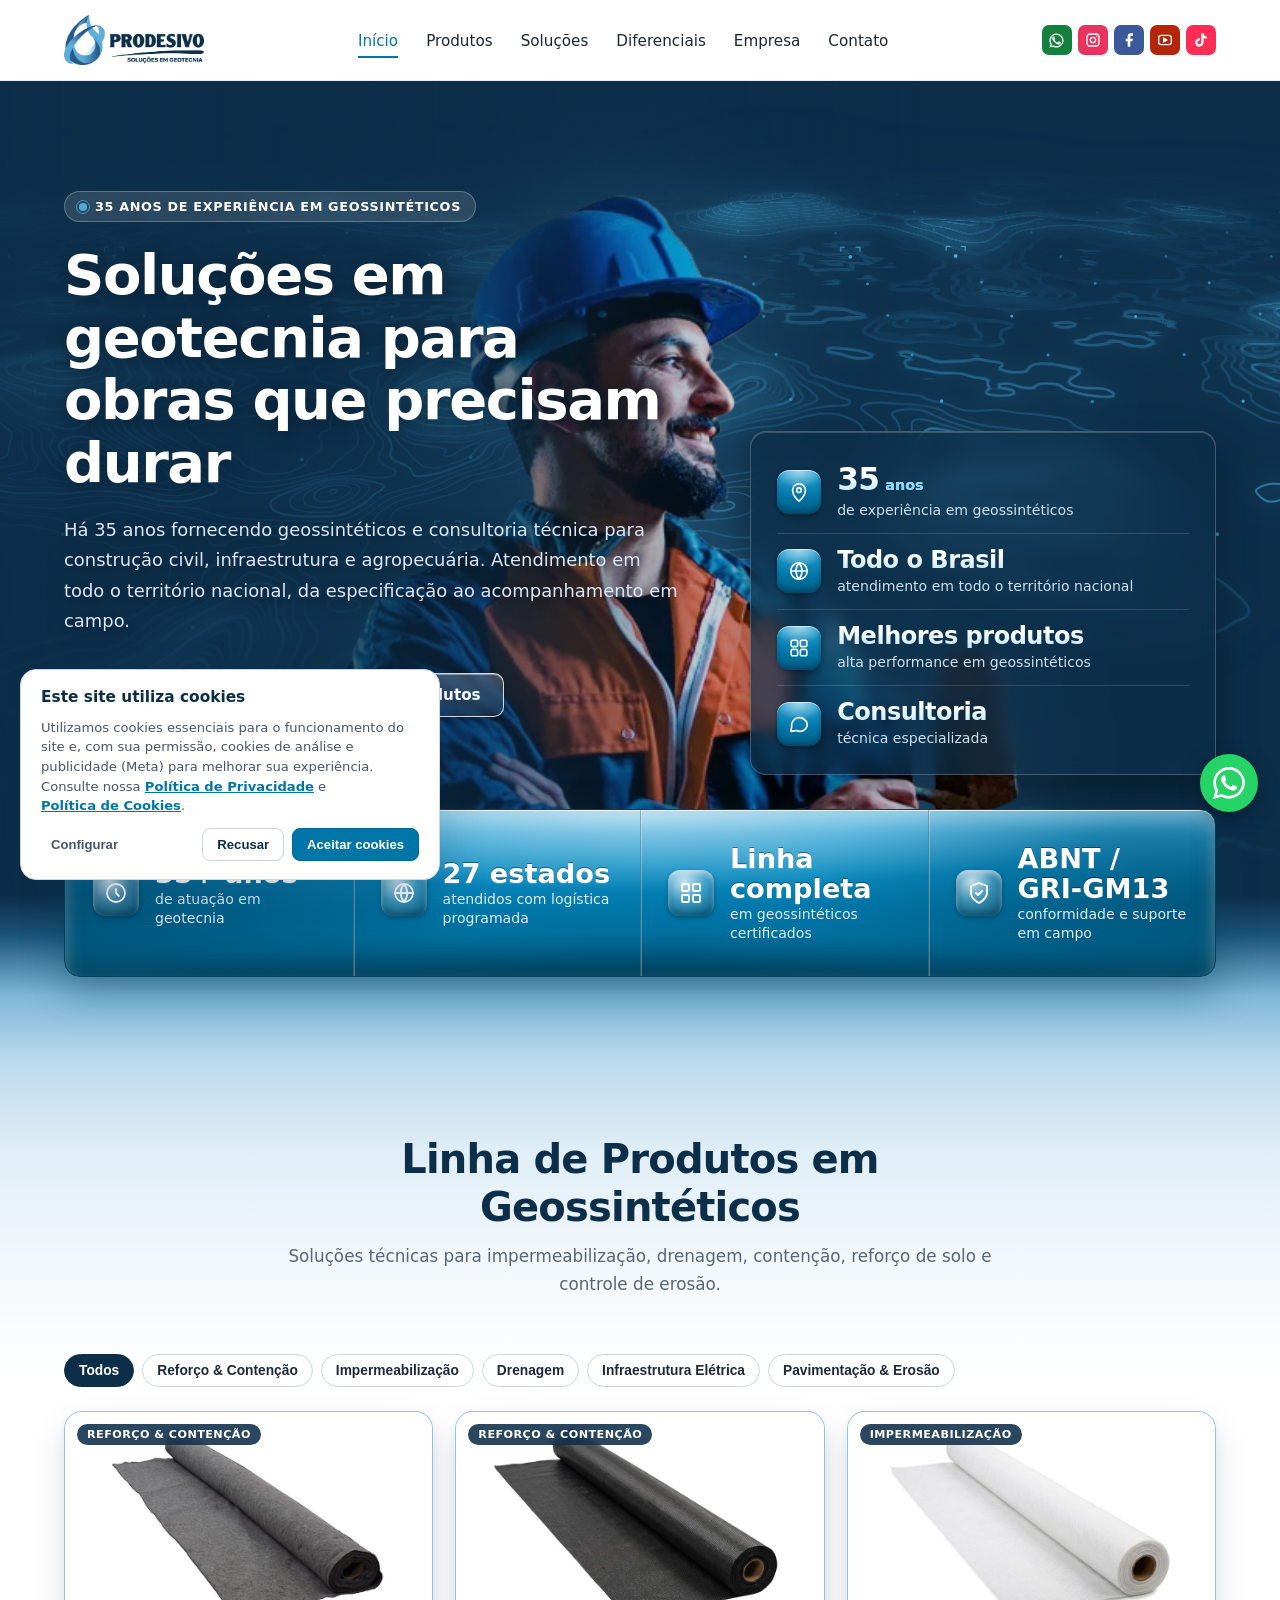
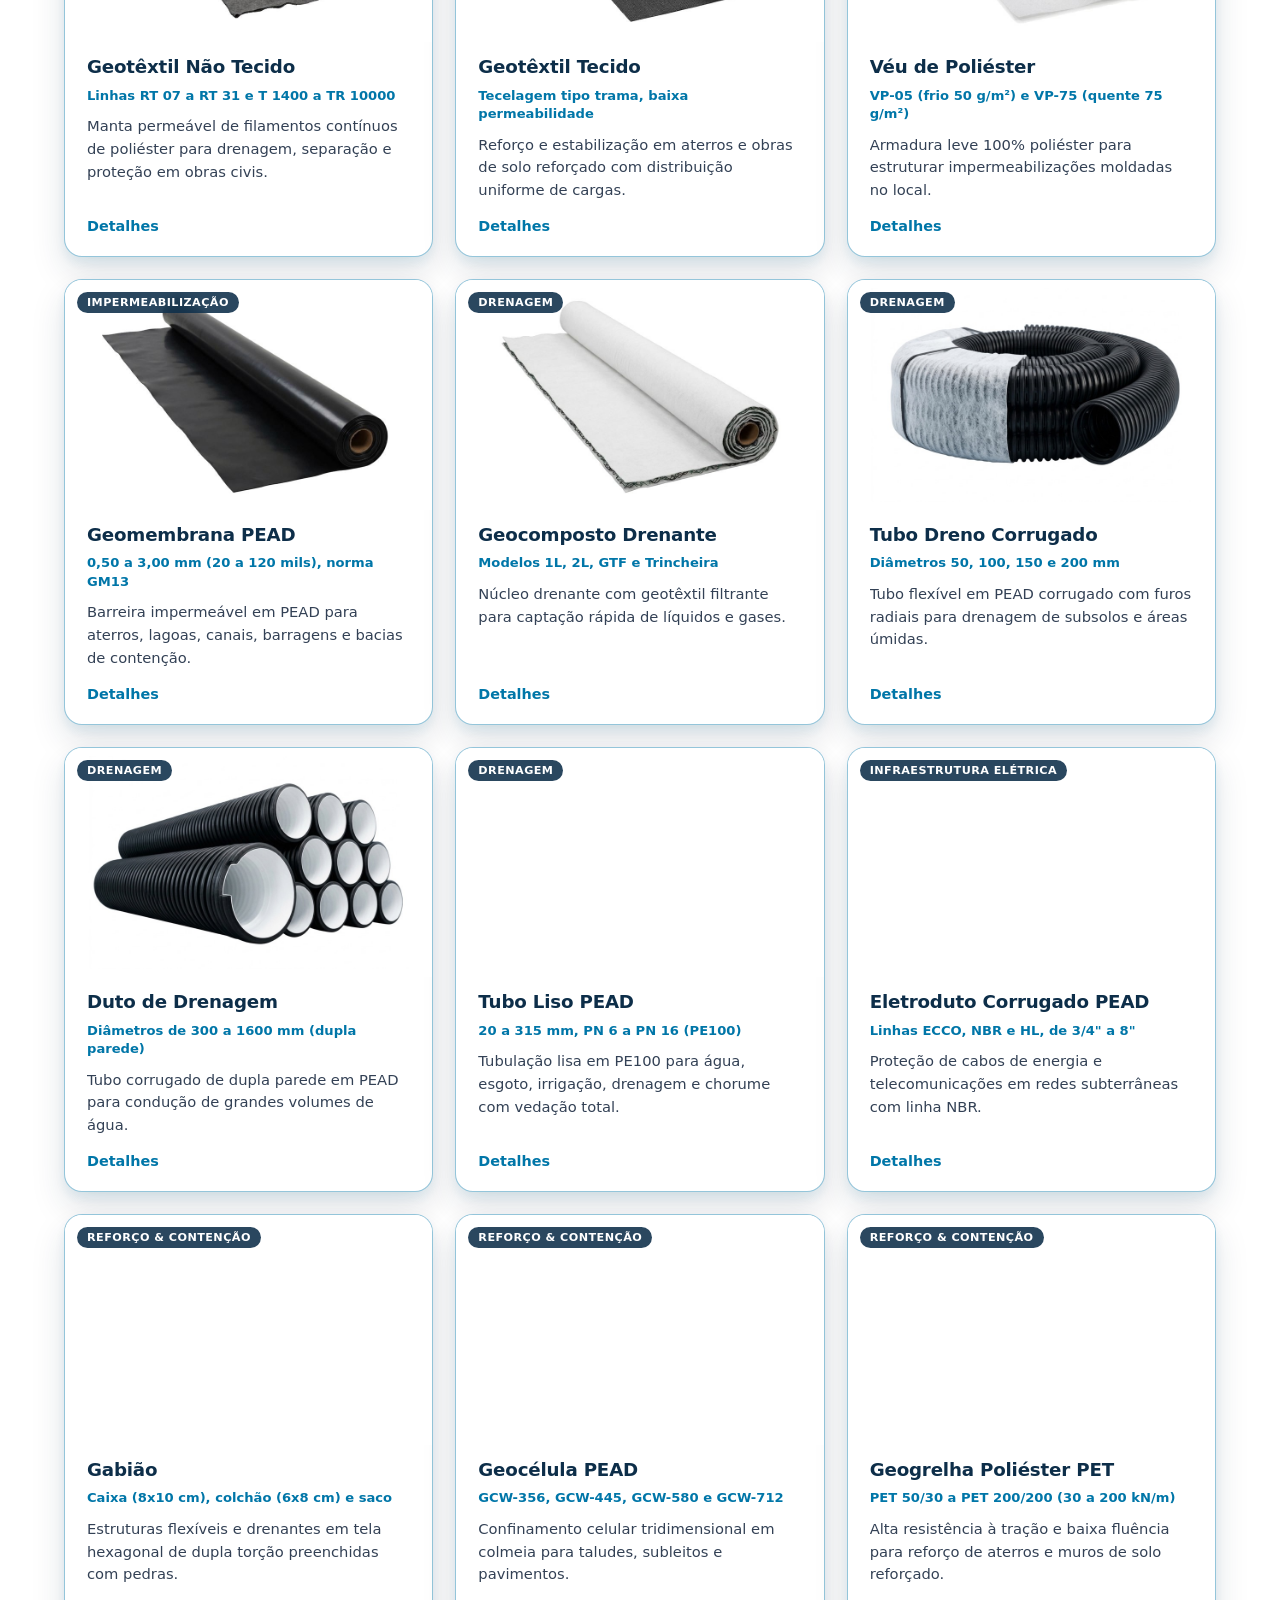
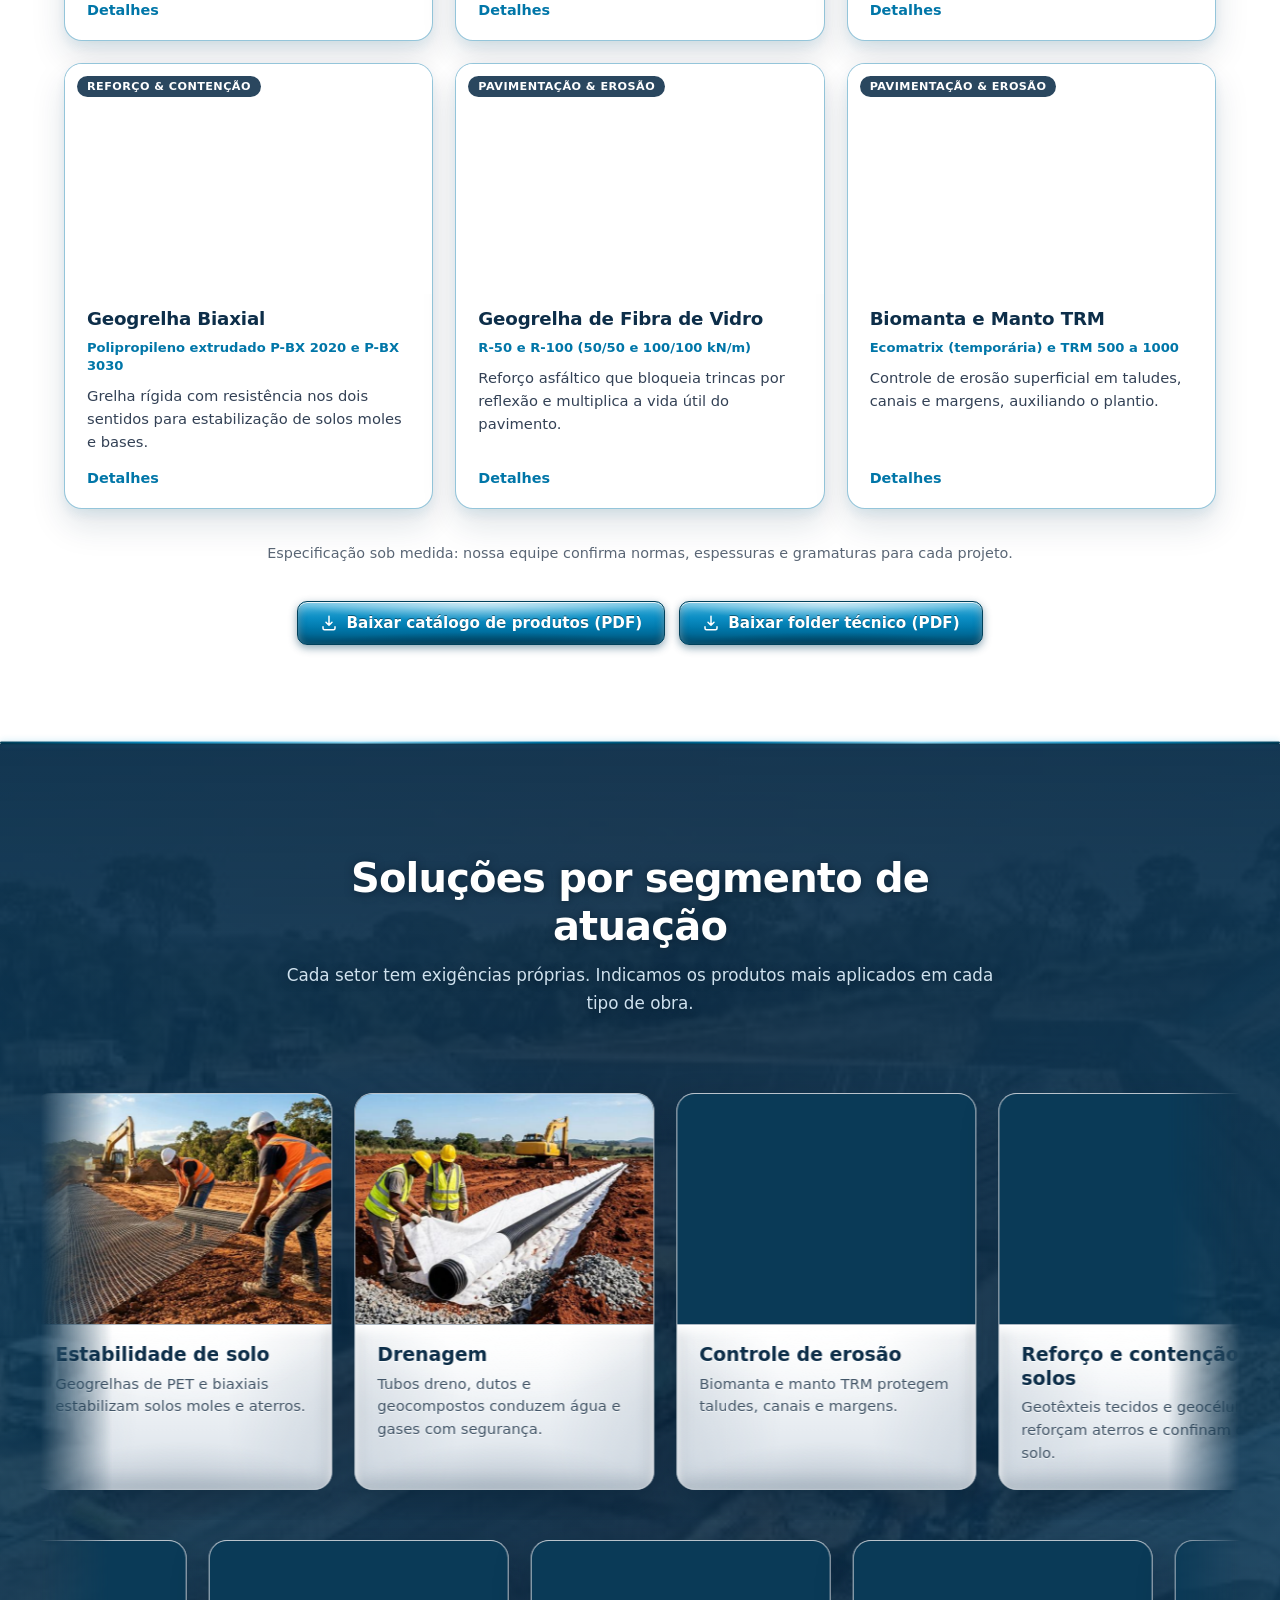
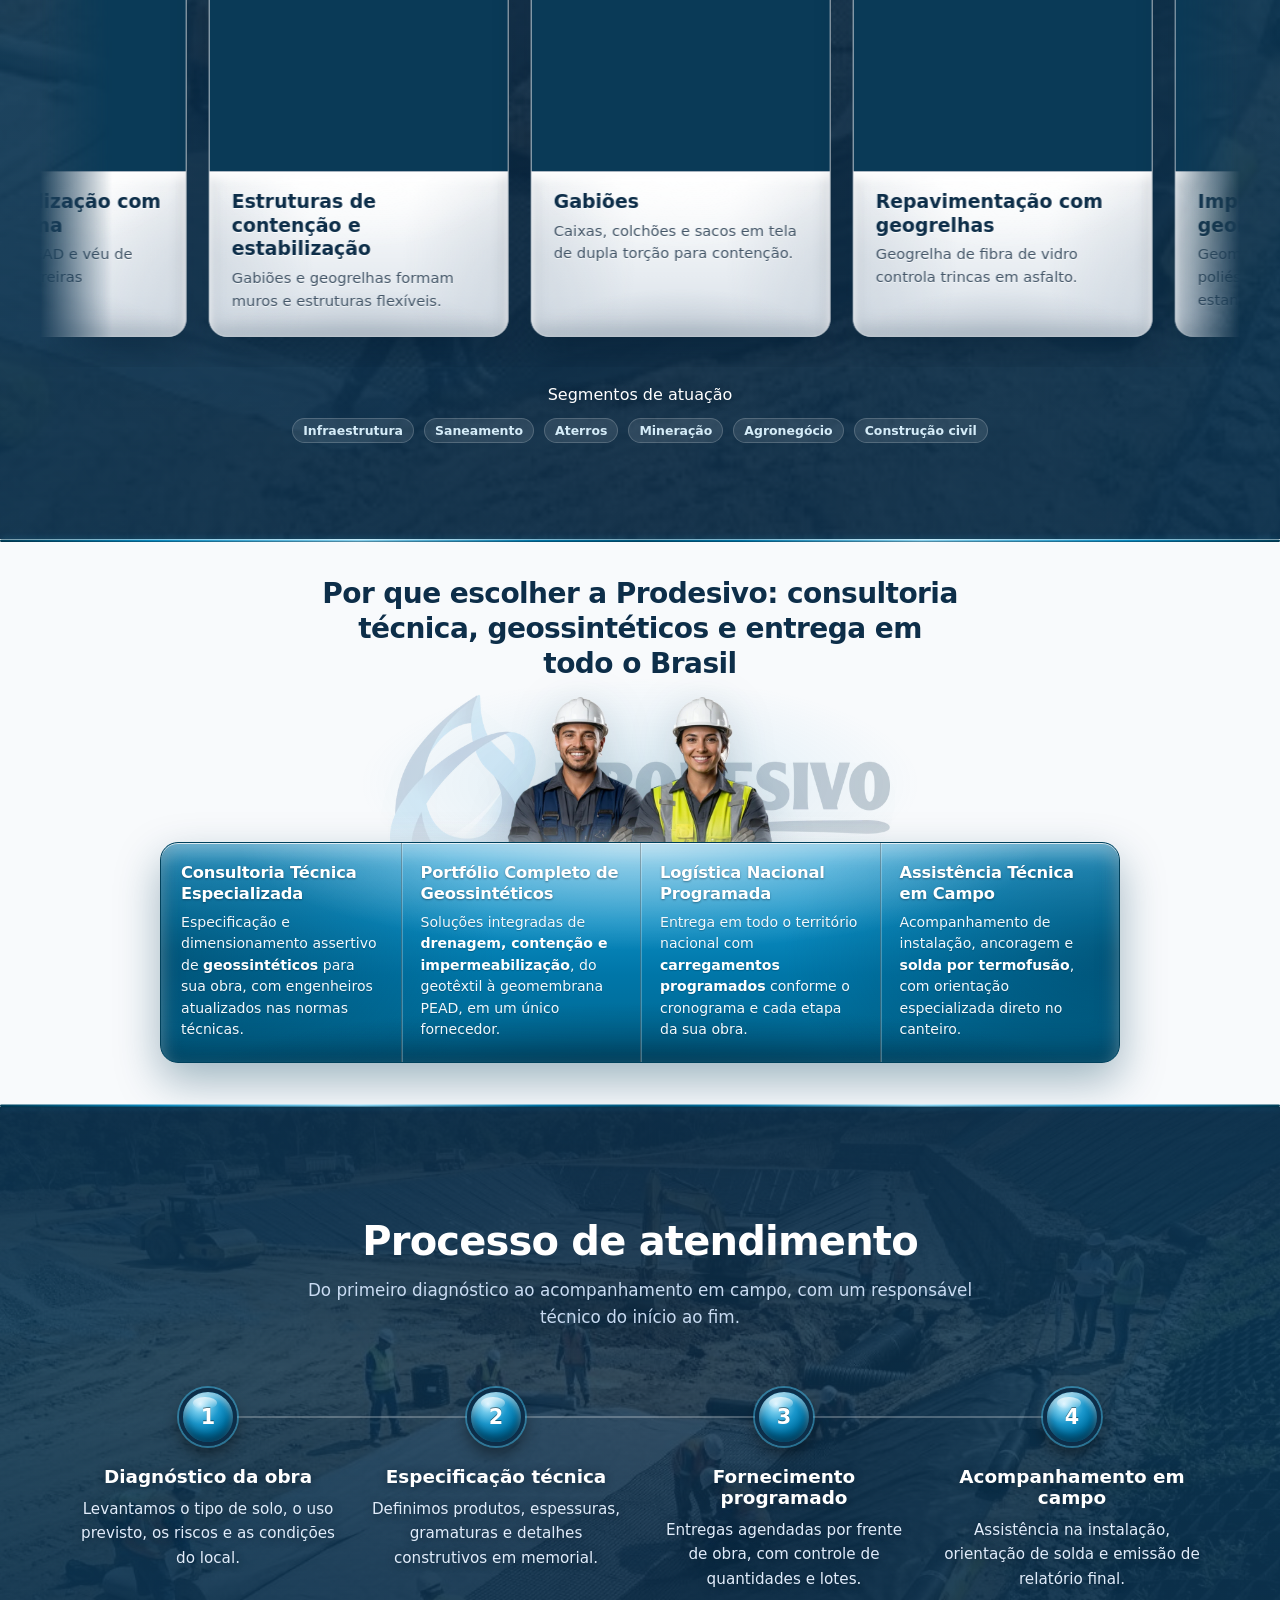
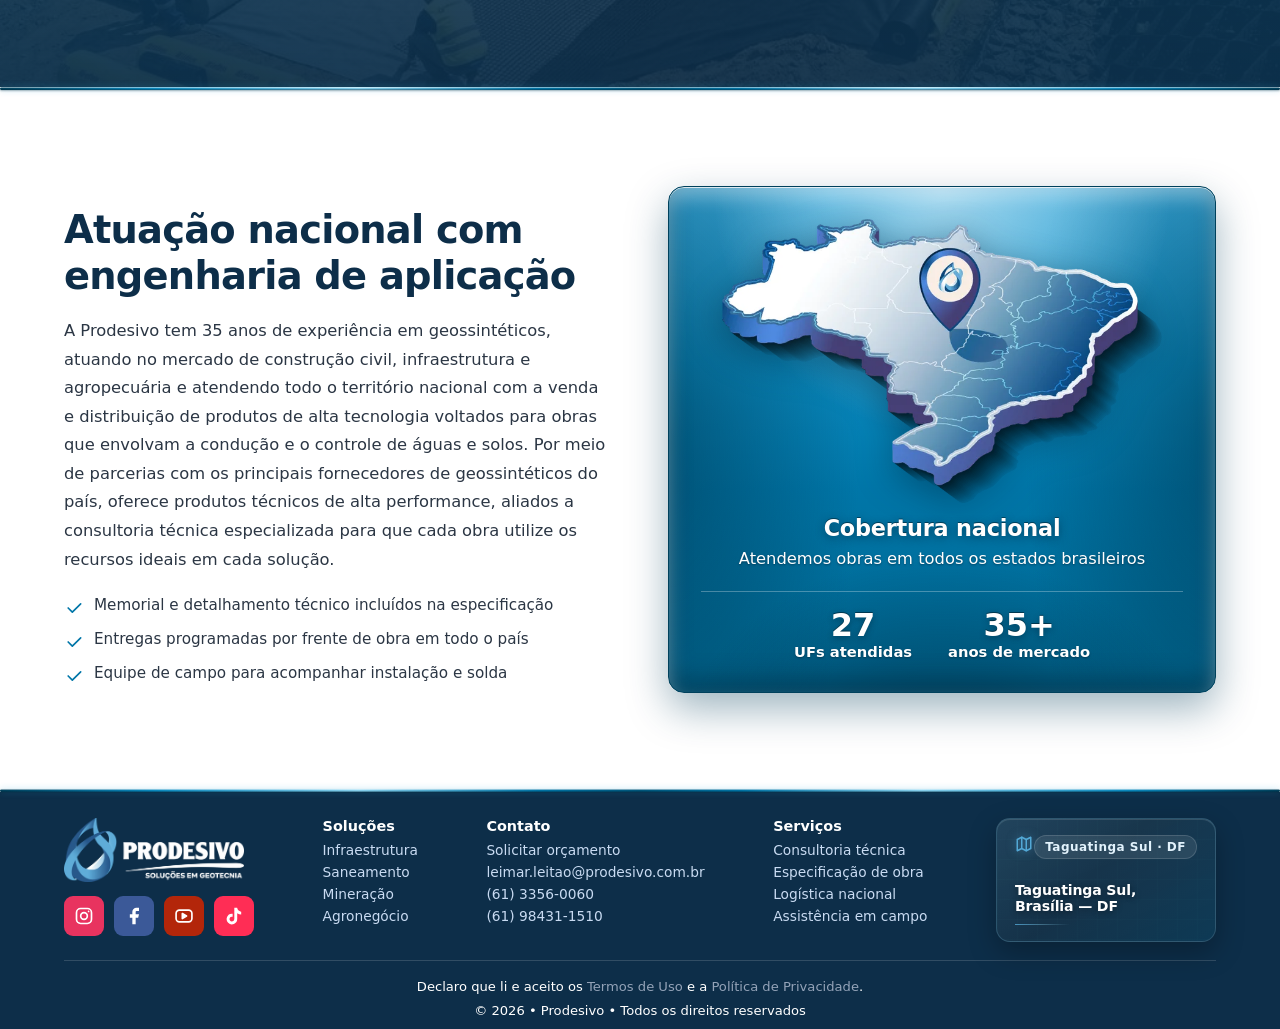
<file: index.html>
<!DOCTYPE html>
<html lang="pt-BR" data-theme="light">

<head>
  <meta charset="UTF-8">
  <meta name="viewport" content="width=device-width, initial-scale=1.0">
  <title>Prodesivo | Melhores Produtos em Geossintéticos — Atendimento em Todo o Brasil</title>
  <meta name="description"
    content="Prodesivo: os melhores produtos em geossintéticos para obras de alta exigência. Geomembranas, geotêxteis, geogrelhas, gabiões e drenagem com engenharia consultiva e atendimento em todo o Brasil. Solicite seu orçamento corporativo.">
  <meta name="keywords"
    content="geossintéticos, melhores produtos em geossintéticos, geomembrana PEAD, geotêxtil, geogrelha, gabiões, drenagem geotécnica, engenharia geotécnica, atendimento em todo o Brasil, Prodesivo">
  <meta property="og:type" content="website">
  <meta property="og:locale" content="pt_BR">
  <meta property="og:site_name" content="Prodesivo">
  <meta property="og:title" content="Prodesivo | Melhores Produtos em Geossintéticos — Todo o Brasil">
  <meta property="og:description"
    content="Os melhores produtos em geossintéticos com consultoria técnica especializada e logística programada. Atendemos todo o Brasil com 35 anos de solidez em engenharia geotécnica.">
  <meta name="twitter:card" content="summary_large_image">
  <meta name="twitter:title" content="Prodesivo | Melhores Produtos em Geossintéticos — Todo o Brasil">
  <meta name="twitter:description"
    content="Os melhores produtos em geossintéticos para infraestrutura, saneamento, mineração e agronegócio. Consultoria técnica e atendimento em todo o Brasil.">
  <meta name="robots" content="index, follow, max-image-preview:large, max-snippet:-1">
  <meta name="author" content="Prodesivo Indústria e Comércio Ltda">
  <meta name="geo.region" content="BR-DF">
  <meta name="geo.placename" content="Brasília">
  <link rel="canonical" href="https://prodesivo.com.br/">
  <meta property="og:url" content="https://prodesivo.com.br/">
  <meta property="og:image" content="https://prodesivo.com.br/assets/img/logo-prodesivo-header.webp">
  <meta name="twitter:image" content="https://prodesivo.com.br/assets/img/logo-prodesivo-header.webp">
  <meta name="theme-color" content="#0D2E49">
  <script
    type="application/ld+json">{"@context": "https://schema.org", "@type": "LocalBusiness", "name": "Prodesivo", "legalName": "Prodesivo Indústria e Comércio Ltda", "description": "Parceira estratégica no fornecimento dos melhores produtos em geossintéticos, impermeabilização, drenagem e engenharia geotécnica, com consultoria técnica especializada e atendimento em todo o Brasil.", "telephone": "+556133560060", "email": "leimar.leitao@prodesivo.com.br", "address": {"@type": "PostalAddress", "streetAddress": "CSG 08, Lote 09", "addressLocality": "Taguatinga Sul, Brasília", "addressRegion": "DF", "postalCode": "72035-508", "addressCountry": "BR"}, "openingHours": "Mo-Fr 08:00-18:00", "areaServed": {"@type": "Country", "name": "Brasil"}, "sameAs": ["https://www.instagram.com/prodesivodistribuidora/", "https://www.facebook.com/prodesivo", "https://www.youtube.com/watch?v=ndDN4buDU3E", "https://www.tiktok.com/@impermeabilizantrhodopas"], "contactPoint": [{"@type": "ContactPoint", "contactType": "customer service", "telephone": "+556133560060", "areaServed": "BR", "availableLanguage": "pt-BR"}, {"@type": "ContactPoint", "contactType": "sales", "telephone": "+5561984311510", "areaServed": "BR", "availableLanguage": "pt-BR"}], "knowsAbout": ["Melhores produtos em geossintéticos", "Geomembrana PEAD", "Geotêxtil", "Geogrelha", "Gabiões", "Geocélula", "Drenagem geotécnica", "Controle de erosão", "Consultoria técnica em geotecnia", "Atendimento em todo o Brasil"]}</script>
  <script
    type="application/ld+json">{"@context": "https://schema.org", "@type": "ItemList", "name": "Melhores produtos em geossintéticos | Prodesivo", "itemListElement": [{"@type": "ListItem", "position": 1, "item": {"@type": "Product", "name": "Geotêxtil Não Tecido", "image": "assets/img/produtos/geotextil-nao-tecido.jpg", "description": "Material permeável de filamentos contínuos de poliéster para drenagem, separação e proteção em obras civis.", "category": "Geossintéticos", "brand": {"@type": "Brand", "name": "Prodesivo"}}}, {"@type": "ListItem", "position": 2, "item": {"@type": "Product", "name": "Geotêxtil Tecido", "image": "assets/img/produtos/geotextil-tecido.jpg", "description": "Reforço e estabilização em aterros e obras de solo reforçado.", "category": "Geossintéticos", "brand": {"@type": "Brand", "name": "Prodesivo"}}}, {"@type": "ListItem", "position": 3, "item": {"@type": "Product", "name": "Véu de Poliéster", "image": "assets/img/produtos/veu-poliester.jpg", "description": "Armadura de impermeabilizações moldadas in loco, a frio (50 g/m²) ou a quente (75 g/m²).", "category": "Geossintéticos", "brand": {"@type": "Brand", "name": "Prodesivo"}}}, {"@type": "ListItem", "position": 4, "item": {"@type": "Product", "name": "Geomembrana PEAD", "image": "assets/img/produtos/geomembrana-pead.jpg", "description": "Impermeabilização de aterros sanitários, lagoas, canais, barragens de rejeito e bacias.", "category": "Geossintéticos", "brand": {"@type": "Brand", "name": "Prodesivo"}}}, {"@type": "ListItem", "position": 5, "item": {"@type": "Product", "name": "Geocomposto Drenante", "image": "assets/img/produtos/geocomposto-drenante.jpg", "description": "Núcleo drenante com geotêxtil filtrante para captação de líquidos e gases.", "category": "Geossintéticos", "brand": {"@type": "Brand", "name": "Prodesivo"}}}, {"@type": "ListItem", "position": 6, "item": {"@type": "Product", "name": "Tubo Dreno Corrugado", "image": "assets/img/produtos/tubo-dreno-corrugado.jpg", "description": "PEAD corrugado com furos radiais para drenagem de subsolo, pátios e estacionamentos.", "category": "Geossintéticos", "brand": {"@type": "Brand", "name": "Prodesivo"}}}, {"@type": "ListItem", "position": 7, "item": {"@type": "Product", "name": "Duto de Drenagem", "image": "assets/img/produtos/duto-drenagem.jpg", "description": "Tubo corrugado de dupla parede para condução de grandes volumes.", "category": "Geossintéticos", "brand": {"@type": "Brand", "name": "Prodesivo"}}}, {"@type": "ListItem", "position": 8, "item": {"@type": "Product", "name": "Tubo Liso PEAD", "image": "assets/img/produtos/tubo-liso-pead.jpg", "description": "PE100 para drenagem, esgoto, abastecimento de água, irrigação e transporte de chorume.", "category": "Geossintéticos", "brand": {"@type": "Brand", "name": "Prodesivo"}}}, {"@type": "ListItem", "position": 9, "item": {"@type": "Product", "name": "Eletroduto Corrugado PEAD", "image": "assets/img/produtos/eletroduto-corrugado.jpg", "description": "Proteção de cabos de energia e telecomunicações em instalações subterrâneas.", "category": "Geossintéticos", "brand": {"@type": "Brand", "name": "Prodesivo"}}}, {"@type": "ListItem", "position": 10, "item": {"@type": "Product", "name": "Gabião", "image": "assets/img/produtos/gabiao.jpg", "description": "Tela hexagonal de dupla torção com revestimento Zn95+Al5-MM para contenção de encostas.", "category": "Geossintéticos", "brand": {"@type": "Brand", "name": "Prodesivo"}}}, {"@type": "ListItem", "position": 11, "item": {"@type": "Product", "name": "Geocélula PEAD", "image": "assets/img/produtos/geocelula-pead.jpg", "description": "Confinamento celular de 1,5 mm para estabilização de subleito e reforço de pavimento.", "category": "Geossintéticos", "brand": {"@type": "Brand", "name": "Prodesivo"}}}, {"@type": "ListItem", "position": 12, "item": {"@type": "Product", "name": "Geogrelha Poliéster PET", "image": "assets/img/produtos/geogrelha-poliester-pet.jpg", "description": "Alta resistência à tração e baixa fluência para reforço de aterros sobre solos moles.", "category": "Geossintéticos", "brand": {"@type": "Brand", "name": "Prodesivo"}}}, {"@type": "ListItem", "position": 13, "item": {"@type": "Product", "name": "Geogrelha Biaxial", "image": "assets/img/produtos/geogrelha-biaxial.jpg", "description": "Polipropileno extrudado com alta rigidez radial para estabilização de solos moles.", "category": "Geossintéticos", "brand": {"@type": "Brand", "name": "Prodesivo"}}}, {"@type": "ListItem", "position": 14, "item": {"@type": "Product", "name": "Geogrelha de Fibra de Vidro", "image": "assets/img/produtos/geogrelha-fibra-de-vidro.jpg", "description": "Controle de trincas por reflexão em repavimentação asfáltica.", "category": "Geossintéticos", "brand": {"@type": "Brand", "name": "Prodesivo"}}}, {"@type": "ListItem", "position": 15, "item": {"@type": "Product", "name": "Biomanta e Manto TRM", "image": "assets/img/produtos/biomanta-trm.jpg", "description": "Controle de erosão em taludes, canais e margens, temporário e permanente.", "category": "Geossintéticos", "brand": {"@type": "Brand", "name": "Prodesivo"}}}]}</script>
  <script
    type="application/ld+json">{"@context":"https://schema.org","@type":"ItemList","name":"Diferenciais Prodesivo","itemListElement":[{"@type":"ListItem","position":1,"item":{"@type":"Service","name":"Consultoria Técnica Especializada em Geossintéticos","serviceType":"Consultoria técnica","description":"Especificação e dimensionamento de geossintéticos para obras de grande porte, com engenheiros atualizados nas normas técnicas.","areaServed":"BR","provider":{"@type":"LocalBusiness","name":"Prodesivo"}}},{"@type":"ListItem","position":2,"item":{"@type":"Service","name":"Melhores Produtos em Geossintéticos","serviceType":"Fornecimento corporativo de geossintéticos","description":"Os melhores produtos em geossintéticos para drenagem, contenção, reforço de solo e impermeabilização em um único parceiro estratégico.","areaServed":"BR","provider":{"@type":"LocalBusiness","name":"Prodesivo"}}},{"@type":"ListItem","position":3,"item":{"@type":"Service","name":"Atendemos Todo o Brasil com Logística Programada","serviceType":"Logística nacional","description":"Atendemos todo o Brasil com entregas programadas conforme o cronograma de cada frente de obra.","areaServed":"BR","provider":{"@type":"LocalBusiness","name":"Prodesivo"}}},{"@type":"ListItem","position":4,"item":{"@type":"Service","name":"Assistência Técnica em Campo","serviceType":"Assistência técnica","description":"Acompanhamento de instalação, ancoragem e solda por termofusão, garantindo máxima segurança e desempenho no canteiro.","areaServed":"BR","provider":{"@type":"LocalBusiness","name":"Prodesivo"}}}]}</script>
  <link rel="icon" type="image/png" href="assets/img/favicon.png">
  <link rel="stylesheet" href="css/style.css">
</head>

<body>
  <a class="skip-link" href="#main">Pular para o conteúdo</a>

  <a class="sr-only" href="#produtos">Pular para os produtos</a>


  <header class="site-header" id="header">
    <div class="wrap header-inner">
      <a href="#inicio" class="logo" aria-label="Prodesivo, início">
        <img class="logo-svg" fetchpriority="high" src="assets/img/logo-prodesivo-header.webp"
          alt="Prodesivo — Soluções em Geotecnia" width="800" height="286">
      </a>
      <nav class="main-nav" id="mainNav" aria-label="Navegação principal">
        <ul>
          <li><a href="#inicio">Início</a></li>
          <li><a href="#produtos">Produtos</a></li>
          <li><a href="#solucoes">Soluções</a></li>
          <li><a href="#diferenciais">Diferenciais</a></li>
          <li><a href="#empresa">Empresa</a></li>
          <li><a href="#contato">Contato</a></li>
        </ul>
      </nav>
      <div class="header-cta">
        <div class="header-social" aria-label="Redes sociais e WhatsApp">
          <a class="wa" href="https://wa.me/5561984311510?text=Ol%C3%A1%2C%20Prodesivo!%20Gostaria%20de%20solicitar%20um%20or%C3%A7amento."
            target="_blank" rel="noopener noreferrer" aria-label="WhatsApp"><svg viewBox="0 0 24 24" fill="currentColor">
              <path
                d="M17.47 14.38c-.3-.15-1.76-.87-2.03-.97-.27-.1-.47-.15-.67.15-.2.3-.77.97-.94 1.16-.17.2-.35.22-.64.07-.3-.15-1.26-.46-2.39-1.48-.88-.79-1.48-1.76-1.65-2.06-.17-.3-.02-.46.13-.6.13-.14.3-.35.45-.52.15-.17.2-.3.3-.5.1-.2.05-.37-.02-.52-.08-.15-.67-1.61-.92-2.2-.24-.58-.49-.5-.67-.51h-.57c-.2 0-.52.07-.8.37-.27.3-1.04 1.02-1.04 2.48s1.07 2.88 1.21 3.07c.15.2 2.1 3.2 5.08 4.49.71.3 1.26.49 1.69.62.71.23 1.36.2 1.87.12.57-.08 1.76-.72 2-1.41.25-.7.25-1.29.17-1.41-.07-.12-.27-.2-.57-.35z" />
              <path
                d="M12 2a10 10 0 0 0-8.56 15.17L2 22l4.98-1.31A10 10 0 1 0 12 2zm0 18.2a8.2 8.2 0 0 1-4.18-1.14l-.3-.18-2.96.78.79-2.88-.2-.3A8.2 8.2 0 1 1 12 20.2z"
                fill-rule="evenodd" />
            </svg></a>
          <a class="ig" href="https://www.instagram.com/prodesivodistribuidora/" target="_blank"
            rel="noopener noreferrer" aria-label="Instagram"><svg viewBox="0 0 24 24" fill="none" stroke="currentColor"
              stroke-width="2" stroke-linecap="round" stroke-linejoin="round">
              <rect x="3" y="3" width="18" height="18" rx="5" />
              <circle cx="12" cy="12" r="4" />
              <circle cx="17.5" cy="6.5" r="1" fill="currentColor" stroke="none" />
            </svg></a>
          <a class="fb" href="https://www.facebook.com/prodesivo" target="_blank" rel="noopener noreferrer"
            aria-label="Facebook"><svg viewBox="0 0 24 24" fill="currentColor">
              <path d="M18 2h-3a5 5 0 0 0-5 5v3H7v4h3v8h4v-8h3l1-4h-4V7a1 1 0 0 1 1-1h3z" />
            </svg></a>
          <a class="yt" href="https://www.youtube.com/watch?v=ndDN4buDU3E" target="_blank" rel="noopener noreferrer"
            aria-label="YouTube"><svg viewBox="0 0 24 24" fill="none" stroke="currentColor" stroke-width="2"
              stroke-linejoin="round">
              <rect x="2.5" y="5" width="19" height="14" rx="4" />
              <path d="M10 9l5 3-5 3z" fill="currentColor" />
            </svg></a>
          <a class="tt" href="https://www.tiktok.com/@impermeabilizantrhodopas" target="_blank"
            rel="noopener noreferrer" aria-label="TikTok"><svg viewBox="0 0 24 24" fill="currentColor">
              <path
                d="M19.59 6.69a4.83 4.83 0 0 1-3.77-4.25V2h-3.45v13.67a2.89 2.89 0 0 1-5.2 1.74 2.89 2.89 0 0 1 2.31-4.64 2.93 2.93 0 0 1 .88.13V9.4a6.84 6.84 0 0 0-1-.05A6.33 6.33 0 0 0 5 20.1a6.34 6.34 0 0 0 10.86-4.43v-7a8.16 8.16 0 0 0 4.77 1.52v-3.4a4.85 4.85 0 0 1-1-.1z" />
            </svg></a>
        </div>
        <button class="menu-toggle" id="menuToggle" aria-label="Abrir menu" aria-expanded="false"
          aria-controls="mainNav">
          <svg viewBox="0 0 24 24" fill="none" stroke="currentColor" stroke-width="2" stroke-linecap="round">
            <path d="M4 7h16M4 12h16M4 17h16" />
          </svg>
        </button>
      </div>
    </div>
  </header>

  <main id="main">

    <!-- 1. HERO -->
    <section class="hero" id="inicio" aria-labelledby="hero-title">
      <div class="hero-contours" aria-hidden="true"></div>
      <img class="hero-worker" src="assets/img/hero-trabalhador.webp" alt="" aria-hidden="true" width="500" height="464"
        fetchpriority="high" decoding="async" />
      <div class="wrap hero-grid">
        <div class="reveal">

          <span class="stamp"><span class="stamp-dot" aria-hidden="true"></span>35 anos de experiência em
            geossintéticos</span>
          <h1 id="hero-title">Soluções em geotecnia para obras que precisam durar</h1>
          <p class="lead">Há 35 anos fornecendo geossintéticos e consultoria técnica para construção civil,
            infraestrutura e agropecuária. Atendimento em todo o território nacional, da especificação ao acompanhamento
            em campo.</p>
          <div class="hero-actions">
            <a href="#contato" data-open-quote class="btn-pg btn-primary">Solicitar Orçamento</a>
            <a href="#produtos" class="btn-pg btn-outline-white">Conhecer Produtos</a>

            <a href="https://wa.me/5561984311510?text=Ol%C3%A1%2C%20Prodesivo!%20Gostaria%20de%20solicitar%20um%20or%C3%A7amento."
              target="_blank" rel="noopener" class="btn-pg btn-wa"><svg viewBox="0 0 24 24" fill="currentColor"
                width="18" height="18" aria-hidden="true">
                <path
                  d="M17.47 14.38c-.3-.15-1.76-.87-2.03-.97-.27-.1-.47-.15-.67.15-.2.3-.77.97-.94 1.16-.17.2-.35.22-.64.07-.3-.15-1.26-.46-2.39-1.48-.88-.79-1.48-1.76-1.65-2.06-.17-.3-.02-.46.13-.6.13-.14.3-.35.45-.52.15-.17.2-.3.3-.5.1-.2.05-.37-.02-.52-.08-.15-.67-1.61-.92-2.2-.24-.58-.49-.5-.67-.51h-.57c-.2 0-.52.07-.8.37-.27.3-1.04 1.02-1.04 2.48s1.07 2.88 1.21 3.07c.15.2 2.1 3.2 5.08 4.49.71.3 1.26.49 1.69.62.71.23 1.36.2 1.87.12.57-.08 1.76-.72 2-1.41.25-.7.25-1.29.17-1.41-.07-.12-.27-.2-.57-.35z" />
                <path
                  d="M12 2a10 10 0 0 0-8.56 15.17L2 22l4.98-1.31A10 10 0 1 0 12 2zm0 18.2a8.2 8.2 0 0 1-4.18-1.14l-.3-.18-2.96.78.79-2.88-.2-.3A8.2 8.2 0 1 1 12 20.2z"
                  fill-rule="evenodd" />
              </svg> Falar no WhatsApp</a>
          </div>
        </div>
        <aside class="hero-card reveal" aria-label="Indicadores da empresa">
          <div class="indicator">
            <div class="ind-chip"><svg viewBox="0 0 24 24" aria-hidden="true">
                <path d="M12 22s7-6.2 7-12a7 7 0 1 0-14 0c0 5.8 7 12 7 12z" />
                <circle cx="12" cy="10" r="2.5" />
              </svg></div>
            <div><strong><span class="n">35</span><small>anos</small></strong><span class="ind-lbl">de experiência em
                geossintéticos</span></div>
          </div>
          <div class="indicator">
            <div class="ind-chip"><svg viewBox="0 0 24 24" aria-hidden="true">
                <circle cx="12" cy="12" r="9" />
                <path d="M3 12h18M12 3a14 14 0 0 1 0 18M12 3a14 14 0 0 0 0 18" />
              </svg></div>
            <div><strong class="cons">Todo o Brasil</strong><span class="ind-lbl">atendimento em todo o território
                nacional</span></div>
          </div>
          <div class="indicator">
            <div class="ind-chip"><svg viewBox="0 0 24 24" aria-hidden="true">
                <rect x="3.5" y="3.5" width="7" height="7" rx="1.5" />
                <rect x="13.5" y="3.5" width="7" height="7" rx="1.5" />
                <rect x="3.5" y="13.5" width="7" height="7" rx="1.5" />
                <rect x="13.5" y="13.5" width="7" height="7" rx="1.5" />
              </svg></div>
            <div><strong class="cons">Melhores produtos</strong><span class="ind-lbl">alta performance em
                geossintéticos</span></div>
          </div>
          <div class="indicator">
            <div class="ind-chip"><svg viewBox="0 0 24 24" aria-hidden="true">
                <path d="M21 12a8 8 0 0 1-11.6 7.1L3 20l1-4.6A8 8 0 1 1 21 12z" />
              </svg></div>
            <div><strong class="cons">Consultoria</strong><span class="ind-lbl">técnica especializada</span></div>
          </div>
        </aside>
      </div>
    </section>

    <!-- 2. NUMBERS -->
    <section class="numbers" aria-label="Destaques da empresa">
      <div class="wrap">
        <div class="numbers-band">
          <div class="numbers-grid">
            <div class="num-block">
              <div class="num-icon"><svg viewBox="0 0 24 24" stroke-linecap="round" stroke-linejoin="round">
                  <path d="M12 8v4l3 3" />
                  <circle cx="12" cy="12" r="9" />
                </svg></div>
              <div><strong>35+ anos</strong><span>de atuação em geotecnia</span></div>
            </div>
            <div class="num-block">
              <div class="num-icon"><svg viewBox="0 0 24 24" stroke-linecap="round" stroke-linejoin="round">
                  <circle cx="12" cy="12" r="9" />
                  <path d="M3 12h18M12 3a14 14 0 0 1 0 18M12 3a14 14 0 0 0 0 18" />
                </svg></div>
              <div><strong>27 estados</strong><span>atendidos com logística programada</span></div>
            </div>
            <div class="num-block">
              <div class="num-icon"><svg viewBox="0 0 24 24" stroke-linecap="round" stroke-linejoin="round">
                  <rect x="3" y="3" width="7" height="7" rx="1" />
                  <rect x="14" y="3" width="7" height="7" rx="1" />
                  <rect x="3" y="14" width="7" height="7" rx="1" />
                  <rect x="14" y="14" width="7" height="7" rx="1" />
                </svg></div>
              <div><strong>Linha completa</strong><span>em geossintéticos certificados</span></div>
            </div>
            <div class="num-block">
              <div class="num-icon"><svg viewBox="0 0 24 24" stroke-linecap="round" stroke-linejoin="round">
                  <path d="M9 12l2 2 4-4" />
                  <path d="M12 22s8-4 8-10V5l-8-3-8 3v7c0 6 8 10 8 10z" />
                </svg></div>
              <div><strong>ABNT / GRI-GM13</strong><span>conformidade e suporte em campo</span></div>
            </div>
          </div>
        </div>
      </div>
      <div class="numbers-pad"></div>
    </section>

    <!-- 3. PRODUTOS -->
    <section class="section" id="produtos" aria-labelledby="produtos-title">
      <div class="wrap">
        <div class="section-head reveal">
          <h2 id="produtos-title">Linha de Produtos em Geossintéticos</h2>
          <p>Soluções técnicas para impermeabilização, drenagem, contenção, reforço de solo e controle de erosão.</p>
        </div>
        <div class="product-filters" id="productFilters" role="toolbar" aria-label="Filtrar produtos por categoria">
        </div>
        <div class="products-grid" id="productsGrid"></div>
        <noscript>
          <ul>
            <li><strong>Geotêxtil Não Tecido</strong> — Material permeável de filamentos contínuos de poliéster para
              drenagem, separação e proteção em obras civis.</li>
            <li><strong>Geotêxtil Tecido</strong> — Reforço e estabilização em aterros e obras de solo reforçado.</li>
            <li><strong>Véu de Poliéster</strong> — Armadura de impermeabilizações moldadas in loco, a frio (50 g/m²) ou
              a quente (75 g/m²).</li>
            <li><strong>Geomembrana PEAD</strong> — Impermeabilização de aterros sanitários, lagoas, canais, barragens
              de rejeito e bacias.</li>
            <li><strong>Geocomposto Drenante</strong> — Núcleo drenante com geotêxtil filtrante para captação de
              líquidos e gases.</li>
            <li><strong>Tubo Dreno Corrugado</strong> — PEAD corrugado com furos radiais para drenagem de subsolo,
              pátios e estacionamentos.</li>
            <li><strong>Duto de Drenagem</strong> — Tubo corrugado de dupla parede para condução de grandes volumes.
            </li>
            <li><strong>Tubo Liso PEAD</strong> — PE100 para drenagem, esgoto, abastecimento de água, irrigação e
              transporte de chorume.</li>
            <li><strong>Eletroduto Corrugado PEAD</strong> — Proteção de cabos de energia e telecomunicações em
              instalações subterrâneas.</li>
            <li><strong>Gabião</strong> — Tela hexagonal de dupla torção com revestimento Zn95+Al5-MM para contenção de
              encostas.</li>
            <li><strong>Geocélula PEAD</strong> — Confinamento celular de 1,5 mm para estabilização de subleito e
              reforço de pavimento.</li>
            <li><strong>Geogrelha Poliéster PET</strong> — Alta resistência à tração e baixa fluência para reforço de
              aterros sobre solos moles.</li>
            <li><strong>Geogrelha Biaxial</strong> — Polipropileno extrudado com alta rigidez radial para estabilização
              de solos moles.</li>
            <li><strong>Geogrelha de Fibra de Vidro</strong> — Controle de trincas por reflexão em repavimentação
              asfáltica.</li>
            <li><strong>Biomanta e Manto TRM</strong> — Controle de erosão em taludes, canais e margens, temporário e
              permanente.</li>
          </ul>
        </noscript>
        <p class="products-foot">Especificação sob medida: nossa equipe confirma normas, espessuras e gramaturas para
          cada projeto.</p>
      </div>
      <div class="wrap"
        style="display:flex;justify-content:center;align-items:center;gap:14px;flex-wrap:wrap;margin-top:40px">
        <a class="btn-pg btn-primary" href="assets/catalogo-produtos-prodesivo.pdf" target="_blank" rel="noopener"><svg
            viewBox="0 0 24 24" fill="none" stroke="currentColor" stroke-width="2" stroke-linecap="round"
            stroke-linejoin="round" aria-hidden="true">
            <path d="M12 3v12m0 0l-4-4m4 4l4-4M4 17v2a2 2 0 0 0 2 2h12a2 2 0 0 0 2-2v-2" />
          </svg> Baixar catálogo de produtos (PDF)</a>
        <a class="btn-pg btn-primary" href="assets/folder-tecnico-prodesivo.pdf" target="_blank" rel="noopener"><svg
            viewBox="0 0 24 24" fill="none" stroke="currentColor" stroke-width="2" stroke-linecap="round"
            stroke-linejoin="round" aria-hidden="true">
            <path d="M12 3v12m0 0l-4-4m4 4l4-4M4 17v2a2 2 0 0 0 2 2h12a2 2 0 0 0 2-2v-2" />
          </svg> Baixar folder técnico (PDF)</a>
      </div>
    </section>
    <div class="metal-line" aria-hidden="true"></div>

    <!-- 4. SOLUÇÕES -->
    <section class="section section-alt" id="solucoes" aria-labelledby="solucoes-title">
      <div class="wrap">
        <div class="section-head reveal">
          <h2 id="solucoes-title">Soluções por segmento de atuação</h2>
          <p>Cada setor tem exigências próprias. Indicamos os produtos mais aplicados em cada tipo de obra.</p>
        </div>
        <div class="sol-wrap" id="segGrid"></div>
        <noscript>
          <ul>
            <li><strong>Estabilidade de solo</strong> — Geogrelhas de PET e biaxiais estabilizam solos moles e aterros.
            </li>
            <li><strong>Drenagem</strong> — Tubos dreno, dutos e geocompostos conduzem água e gases com segurança.</li>
            <li><strong>Controle de erosão</strong> — Biomanta e manto TRM protegem taludes, canais e margens.</li>
            <li><strong>Reforço e contenção de solos</strong> — Geotêxteis tecidos e geocélulas reforçam aterros e
              confinam o solo.</li>
            <li><strong>Impermeabilização com geomembrana</strong> — Geomembrana PEAD e véu de poliéster para barreiras
              estanques.</li>
            <li><strong>Estruturas de contenção e estabilização</strong> — Gabiões e geogrelhas formam muros e
              estruturas flexíveis.</li>
            <li><strong>Gabiões</strong> — Caixas, colchões e sacos em tela de dupla torção para contenção.</li>
            <li><strong>Repavimentação com geogrelhas</strong> — Geogrelha de fibra de vidro controla trincas em
              asfalto.</li>
          </ul>
        </noscript>
      </div>
    </section>
    <div class="metal-line" aria-hidden="true"></div>

    <!-- 5. DIFERENCIAIS -->
    <section class="section" id="diferenciais" aria-labelledby="dif-title">
      <div class="wrap">
        <div class="section-head reveal">
          <h2 id="dif-title">Por que escolher a Prodesivo: consultoria técnica, geossintéticos e entrega em todo o
            Brasil</h2>
        </div>
        <div class="diff-stage">
          <div class="diff-photos" aria-hidden="true">
            <div class="diff-brand-backdrop">
              <img class="diff-brand-logo" src="assets/img/logo-prodesivo-header.webp" alt="" width="800" height="286"
                loading="lazy" decoding="async">
            </div>
            <figure class="diff-photo from-left reveal"><img src="assets/img/diferenciais/equipe-tecnico.webp" alt=""
                width="426" height="600" loading="lazy" decoding="async"></figure>
            <figure class="diff-photo from-right reveal"><img src="assets/img/diferenciais/equipe-tecnica.webp" alt=""
                width="426" height="600" loading="lazy" decoding="async"></figure>
          </div>
          <ul class="diff-grid" id="diffGrid" aria-label="Diferenciais da Prodesivo">
            <li>
              <article class="diff-card reveal">
                <h3>Consultoria Técnica Especializada</h3>
                <p>Especificação e dimensionamento assertivo de <strong>geossintéticos</strong> para sua obra, com
                  engenheiros atualizados nas normas técnicas.</p>
              </article>
            </li>
            <li>
              <article class="diff-card reveal">
                <h3>Portfólio Completo de Geossintéticos</h3>
                <p>Soluções integradas de <strong>drenagem, contenção e impermeabilização</strong>, do geotêxtil à
                  geomembrana PEAD, em um único fornecedor.</p>
              </article>
            </li>
            <li>
              <article class="diff-card reveal">
                <h3>Logística Nacional Programada</h3>
                <p>Entrega em todo o território nacional com <strong>carregamentos programados</strong> conforme o
                  cronograma e cada etapa da sua obra.</p>
              </article>
            </li>
            <li>
              <article class="diff-card reveal">
                <h3>Assistência Técnica em Campo</h3>
                <p>Acompanhamento de instalação, ancoragem e <strong>solda por termofusão</strong>, com orientação
                  especializada direto no canteiro.</p>
              </article>
            </li>
          </ul>
        </div>
      </div>
    </section>
    <div class="metal-line" aria-hidden="true"></div>

    <!-- 6. PROCESSO -->
    <section class="section section-blue" aria-labelledby="proc-title">
      <div class="wrap">
        <div class="section-head reveal">
          <h2 id="proc-title" style="color:#fff;">Processo de atendimento</h2>
          <p style="color:#C9DBF2;">Do primeiro diagnóstico ao acompanhamento em campo, com um responsável técnico do
            início ao fim.</p>
        </div>
        <ol class="process reveal">
          <li class="step">
            <div class="step-num">1</div>
            <h3>Diagnóstico da obra</h3>
            <p>Levantamos o tipo de solo, o uso previsto, os riscos e as condições do local.</p>
          </li>
          <li class="step">
            <div class="step-num">2</div>
            <h3>Especificação técnica</h3>
            <p>Definimos produtos, espessuras, gramaturas e detalhes construtivos em memorial.</p>
          </li>
          <li class="step">
            <div class="step-num">3</div>
            <h3>Fornecimento programado</h3>
            <p>Entregas agendadas por frente de obra, com controle de quantidades e lotes.</p>
          </li>
          <li class="step">
            <div class="step-num">4</div>
            <h3>Acompanhamento em campo</h3>
            <p>Assistência na instalação, orientação de solda e emissão de relatório final.</p>
          </li>
        </ol>
      </div>
    </section>
    <div class="metal-line" aria-hidden="true"></div>

    <!-- 7. EMPRESA -->
    <section class="section" id="empresa" aria-labelledby="empresa-title">
      <div class="wrap company-grid">
        <div class="company-text reveal">
          <h2 id="empresa-title">Atuação nacional com engenharia de aplicação</h2>
          <p>A Prodesivo tem 35 anos de experiência em geossintéticos, atuando no mercado de construção civil,
            infraestrutura e agropecuária e atendendo todo o território nacional com a venda e distribuição de produtos
            de alta tecnologia voltados para obras que envolvam a condução e o controle de águas e solos. Por meio de
            parcerias com os principais fornecedores de geossintéticos do país, oferece produtos técnicos de alta
            performance, aliados a consultoria técnica especializada para que cada obra utilize os recursos ideais em
            cada solução.</p>
          <ul class="check-list">
            <li><svg viewBox="0 0 24 24" stroke-linecap="round" stroke-linejoin="round">
                <path d="M5 12l5 5L20 7" />
              </svg>Memorial e detalhamento técnico incluídos na especificação</li>
            <li><svg viewBox="0 0 24 24" stroke-linecap="round" stroke-linejoin="round">
                <path d="M5 12l5 5L20 7" />
              </svg>Entregas programadas por frente de obra em todo o país</li>
            <li><svg viewBox="0 0 24 24" stroke-linecap="round" stroke-linejoin="round">
                <path d="M5 12l5 5L20 7" />
              </svg>Equipe de campo para acompanhar instalação e solda</li>
          </ul>
        </div>
        <div class="map-panel reveal" aria-label="Cobertura nacional">
          <img src="assets/img/mapa-brasil-3d.webp" alt="Mapa 3D do Brasil com a localização da Prodesivo" width="720"
            height="464" loading="lazy" decoding="async"
            style="display:block;margin:0 auto;width:100%;max-width:440px;height:auto;">
          <h3>Cobertura nacional</h3>
          <p>Atendemos obras em todos os estados brasileiros</p>
          <div class="map-stats">
            <div><strong>27</strong>UFs atendidas</div>
            <div><strong>35+</strong>anos de mercado</div>
          </div>
        </div>
      </div>
    </section>
    <div class="metal-line" aria-hidden="true"></div>

  </main>

  <!-- 8. FOOTER -->
  <footer class="site-footer" id="contato">
    <div class="wrap">
      <div class="footer-grid">
        <div class="footer-brand">
          <img class="logo-svg" src="assets/img/logo-prodesivo-rodape.webp" alt="Prodesivo — Soluções em Geotecnia"
            width="800" height="286" loading="lazy" decoding="async">
          <div class="footer-social" aria-label="Redes sociais">
            <a class="ig" href="https://www.instagram.com/prodesivodistribuidora/" target="_blank"
              rel="noopener noreferrer" aria-label="Instagram"><svg viewBox="0 0 24 24" fill="none"
                stroke="currentColor" stroke-width="2" stroke-linecap="round" stroke-linejoin="round">
                <rect x="3" y="3" width="18" height="18" rx="5" />
                <circle cx="12" cy="12" r="4" />
                <circle cx="17.5" cy="6.5" r="1" fill="currentColor" stroke="none" />
              </svg></a>
            <a class="fb" href="https://www.facebook.com/prodesivo" target="_blank" rel="noopener noreferrer"
              aria-label="Facebook"><svg viewBox="0 0 24 24" fill="currentColor">
                <path d="M18 2h-3a5 5 0 0 0-5 5v3H7v4h3v8h4v-8h3l1-4h-4V7a1 1 0 0 1 1-1h3z" />
              </svg></a>
            <a class="yt" href="https://www.youtube.com/watch?v=ndDN4buDU3E" target="_blank" rel="noopener noreferrer"
              aria-label="YouTube"><svg viewBox="0 0 24 24" fill="none" stroke="currentColor" stroke-width="2"
                stroke-linejoin="round">
                <rect x="2.5" y="5" width="19" height="14" rx="4" />
                <path d="M10 9l5 3-5 3z" fill="currentColor" />
              </svg></a>
            <a class="tt" href="https://www.tiktok.com/@impermeabilizantrhodopas" target="_blank"
              rel="noopener noreferrer" aria-label="TikTok"><svg viewBox="0 0 24 24" fill="currentColor">
                <path
                  d="M19.59 6.69a4.83 4.83 0 0 1-3.77-4.25V2h-3.45v13.67a2.89 2.89 0 0 1-5.2 1.74 2.89 2.89 0 0 1 2.31-4.64 2.93 2.93 0 0 1 .88.13V9.4a6.84 6.84 0 0 0-1-.05A6.33 6.33 0 0 0 5 20.1a6.34 6.34 0 0 0 10.86-4.43v-7a8.16 8.16 0 0 0 4.77 1.52v-3.4a4.85 4.85 0 0 1-1-.1z" />
              </svg></a>
          </div>
        </div>
        <nav class="footer-col footer-col-solucoes" aria-label="Soluções">
          <h3>Soluções</h3>
          <ul>
            <li><a href="#solucoes">Infraestrutura</a></li>
            <li><a href="#solucoes">Saneamento</a></li>
            <li><a href="#solucoes">Mineração</a></li>
            <li><a href="#solucoes">Agronegócio</a></li>
          </ul>
        </nav>
        <div class="footer-col footer-col-contato">
          <h3>Contato</h3>
          <address class="footer-address">
            <ul>
              <li><a href="#contato" data-open-quote>Solicitar orçamento</a></li>
              <li><a href="mailto:leimar.leitao@prodesivo.com.br">leimar.leitao@prodesivo.com.br</a></li>
              <li><a href="tel:+556133560060">(61) 3356-0060</a></li>
              <li><a href="https://wa.me/5561984311510" target="_blank" rel="noopener noreferrer">(61) 98431-1510</a></li>
            </ul>
          </address>
        </div>
        <nav class="footer-col footer-col-servicos" aria-label="Serviços">
          <h3>Serviços</h3>
          <ul>
            <li><a href="#diferenciais">Consultoria técnica</a></li>
            <li><a href="#diferenciais">Especificação de obra</a></li>
            <li><a href="#empresa">Logística nacional</a></li>
            <li><a href="#diferenciais">Assistência em campo</a></li>
          </ul>
        </nav>
        <div class="fmap" id="footMap">
          <div class="fmap-card" role="button" tabindex="0" aria-expanded="false" aria-controls="footMapInfo"
            data-map-url="https://www.google.com/maps/search/?api=1&query=CSG+08+Lote+09+Taguatinga+Sul+Bras%C3%ADlia+DF"
            aria-label="Localização da Prodesivo em Taguatinga Sul, Brasília. Clique para expandir o mapa e clique novamente para abrir no Google Maps">
            <div class="fmap-sheen"></div>
            <div class="fmap-grid" aria-hidden="true">
              <svg width="100%" height="100%">
                <defs>
                  <pattern id="fmapGrid" width="20" height="20" patternUnits="userSpaceOnUse">
                    <path d="M20 0H0V20" fill="none" stroke="#8bd6f3" stroke-width=".5" />
                  </pattern>
                </defs>
                <rect width="100%" height="100%" fill="url(#fmapGrid)" />
              </svg>
            </div>
            <div class="fmap-city" aria-hidden="true">
              <img class="fmap-img" src="assets/img/mapa-prodesivo.webp"
                alt="Mapa da localização da Prodesivo em Taguatinga Sul, Brasília — DF" loading="lazy" decoding="async">
              <div class="fmap-pin">
                <span class="fmap-pulse"></span>
                <svg width="34" height="34" viewBox="0 0 24 24" fill="none">
                  <defs>
                    <linearGradient id="fmapPinG" x1="0" y1="0" x2="0" y2="1">
                      <stop offset="0" stop-color="#38a9db" />
                      <stop offset="55%" stop-color="#0076A8" />
                      <stop offset="100%" stop-color="#0D2E49" />
                    </linearGradient>
                  </defs>
                  <path d="M12 2C8.13 2 5 5.13 5 9c0 5.25 7 13 7 13s7-7.75 7-13c0-3.87-3.13-7-7-7z"
                    fill="url(#fmapPinG)" stroke="#ffffff" stroke-width="1.2" />
                  <circle cx="12" cy="9" r="2.6" fill="#ffffff" />
                </svg>
              </div>
              <div class="fmap-fade"></div>
            </div>
            <div class="fmap-content">
              <div class="fmap-top">
                <svg class="fmap-icon" width="18" height="18" viewBox="0 0 24 24" fill="none" stroke="currentColor"
                  stroke-width="2" stroke-linecap="round" stroke-linejoin="round" aria-hidden="true">
                  <polygon points="3 6 9 3 15 6 21 3 21 18 15 21 9 18 3 21" />
                  <line x1="9" x2="9" y1="3" y2="18" />
                  <line x1="15" x2="15" y1="6" y2="21" />
                </svg>
                <span class="fmap-live">Taguatinga Sul · DF</span>
              </div>
              <div class="fmap-bottom">
                <h3>Taguatinga Sul, Brasília — DF</h3>
                <p class="fmap-coords" id="footMapInfo">CSG 08, Lote 09 · 15,85° S, 48,06° O</p>
                <div class="fmap-underline"></div>
              </div>
            </div>
          </div>
        </div>
      </div>
      <div class="footer-bottom">
        <p class="footer-legal-line">Declaro que li e aceito os
          <button type="button" class="footer-legal-link" data-legal="termos">Termos de Uso</button> e a
          <button type="button" class="footer-legal-link" data-legal="privacidade">Política de Privacidade</button>.
        </p>
        <p class="footer-copy-line">© 2026 • Prodesivo • Todos os direitos reservados</p>
      </div>
    </div>
  </footer>

  <div class="cat-float" id="catFloat">
    <button type="button" class="cat-float-btn" id="catFloatBtn" aria-label="Solicitar orçamento por WhatsApp ou Gmail"
      aria-expanded="false" aria-controls="catFloatCard">
      <img src="assets/img/icon-whatsapp.svg" alt="" width="58" height="58" decoding="async">
    </button>
    <div class="cat-float-card" id="catFloatCard" role="region" aria-label="Solicitar orçamento">
      <div class="cat-card-head">
        <img class="cat-card-logo" src="assets/img/logo-prodesivo-header.webp" alt="Prodesivo — Soluções em Geotecnia"
          width="800" height="286" decoding="async">
        <span class="cat-card-pill">Orçamento</span>
        <strong>Solicite seu orçamento</strong>
        <p>Escolha como prefere falar com a nossa equipe:</p>
      </div>
      <div class="cat-share-grid">
        <a class="cat-card-action cat-action-gmail"
          href="mailto:leimar.leitao@prodesivo.com.br?subject=Solicita%C3%A7%C3%A3o%20de%20Or%C3%A7amento%20%E2%80%94%20Prodesivo&amp;body=Ol%C3%A1%2C%20equipe%20Prodesivo!%0A%0AGostaria%20de%20solicitar%20um%20or%C3%A7amento.%0A%0ANome%3A%20%0AEmpresa%3A%20%0ATelefone%3A%20%0AProduto%20de%20interesse%3A%20%0AEstado%3A%20%0A%C3%81rea%2Fquantidade%20estimada%3A%20"
          aria-label="Solicitar orçamento por e-mail">
          <span class="cat-action-icon gmail-icon" aria-hidden="true">
            <svg viewBox="0 0 24 24" width="22" height="22" fill="none" stroke="#0076A8" stroke-width="2"
              stroke-linecap="round" stroke-linejoin="round">
              <rect x="2" y="4" width="20" height="16" rx="2" />
              <path d="m22 7-8.97 5.7a1.94 1.94 0 0 1-2.06 0L2 7" />
            </svg>
          </span>
          <span class="cat-action-text">
            <strong>Enviar por E-mail</strong>
            <small>Outlook, Gmail ou cliente padrão</small>
          </span>
        </a>
        <a class="cat-card-action cat-action-wa"
          href="https://wa.me/5561984311510?text=Ol%C3%A1%2C%20Prodesivo!%20Gostaria%20de%20solicitar%20um%20or%C3%A7amento."
          target="_blank" rel="noopener" aria-label="Solicitar orçamento pelo WhatsApp">
          <span class="cat-action-icon wa-icon" aria-hidden="true">
            <img src="assets/img/icon-whatsapp.svg" alt="" width="24" height="24" decoding="async">
          </span>
          <span class="cat-action-text">
            <strong>Solicitar por WhatsApp</strong>
            <small>Resposta rápida</small>
          </span>
        </a>
      </div>
    </div>
  </div>

  <dialog class="pg-modal" id="productModal" aria-labelledby="modalTitle">
    <button type="button" class="modal-close modal-close-float" aria-label="Fechar detalhes" data-dialog-close>
      <svg viewBox="0 0 24 24" width="20" height="20" fill="none" stroke="currentColor" stroke-width="2.2"
        stroke-linecap="round" stroke-linejoin="round" aria-hidden="true">
        <path d="M18 6 6 18M6 6l12 12" />
      </svg>
    </button>
    <div class="modal-body" id="modalBody"></div>
    <div class="modal-foot">
      <div class="modal-foot-brand"></div>
      <div class="modal-foot-actions">
        <button type="button" class="modal-cta modal-cta-quote" id="modalQuoteBtn">Solicitar Orçamento</button>
        <a class="modal-cta modal-cta-gmail" id="modalGmail" href="#">
          <span class="modal-cta-icon gmail-icon" aria-hidden="true">
            <svg viewBox="0 0 24 24" width="20" height="20" fill="none" stroke="#0076A8" stroke-width="2"
              stroke-linecap="round" stroke-linejoin="round">
              <rect x="2" y="4" width="20" height="16" rx="2" />
              <path d="m22 7-8.97 5.7a1.94 1.94 0 0 1-2.06 0L2 7" />
            </svg>
          </span>
          <span>Enviar por E-mail</span>
        </a>
        <a class="modal-cta modal-cta-wa" id="modalWa" href="#" target="_blank" rel="noopener">
          <span class="modal-cta-icon wa-icon" aria-hidden="true">
            <img src="assets/img/icon-whatsapp.svg" alt="" width="22" height="22" decoding="async">
          </span>
          <span>Solicitar por WhatsApp</span>
        </a>
      </div>
    </div>
  </dialog>

  <dialog class="pg-modal quote-modal" id="quoteModal" aria-labelledby="quoteModalTitle">
    <button type="button" class="modal-close modal-close-float" aria-label="Fechar orçamento" data-quote-close>
      <svg viewBox="0 0 24 24" width="20" height="20" fill="none" stroke="currentColor" stroke-width="2.2"
        stroke-linecap="round" stroke-linejoin="round" aria-hidden="true">
        <path d="M18 6 6 18M6 6l12 12" />
      </svg>
    </button>
    <div class="quote-modal-wrap">
      <div class="quote-modal-head">
        <h3 id="quoteModalTitle">Solicitar Orçamento e Especificação</h3>
        <p>Preencha os dados da obra para atendimento rápido pela engenharia Prodesivo.</p>
      </div>
      <form id="quoteForm" novalidate>
        <div class="quote-grid">
          <div class="q-field" data-field>
            <label for="q-nome">Nome completo *</label>
            <input id="q-nome" name="nome" type="text" required autocomplete="name" placeholder="Seu nome">
            <span class="err" aria-live="polite"></span>
          </div>
          <div class="q-field" data-field>
            <label for="q-empresa">Empresa / Construtora</label>
            <input id="q-empresa" name="empresa" type="text" autocomplete="organization" placeholder="Nome da empresa">
            <span class="err" aria-live="polite"></span>
          </div>
          <div class="q-field" data-field>
            <label for="q-telefone">Telefone / WhatsApp *</label>
            <input id="q-telefone" name="telefone" type="tel" required autocomplete="tel" placeholder="(61) 99999-9999">
            <span class="err" aria-live="polite"></span>
          </div>
          <div class="q-field" data-field>
            <label for="q-uf">Estado da obra (UF)</label>
            <select id="q-uf" name="uf"></select>
            <span class="err" aria-live="polite"></span>
          </div>
          <div class="q-field" data-field>
            <label for="q-produto">Produto de interesse</label>
            <select id="q-produto" name="produto"></select>
            <span class="err" aria-live="polite"></span>
          </div>
          <div class="q-field" data-field>
            <label for="q-area">Área ou quantidade estimada</label>
            <input id="q-area" name="area" type="text" placeholder="Ex.: 5.000 m² ou 300 m">
            <span class="err" aria-live="polite"></span>
          </div>
        </div>
        <div class="q-field q-field-full" data-field>
          <label for="q-mensagem">Observações técnicas (opcional)</label>
          <textarea id="q-mensagem" name="mensagem" rows="2"
            placeholder="Tipo de solo, espessura, prazo ou norma desejada"></textarea>
          <span class="err" aria-live="polite"></span>
        </div>
        <div class="quote-actions">
          <button type="submit" class="modal-cta modal-cta-wa quote-submit">
            <span class="modal-cta-icon wa-icon" aria-hidden="true">
              <img src="assets/img/icon-whatsapp.svg" alt="" width="20" height="20" decoding="async">
            </span>
            <span>Enviar por WhatsApp</span>
          </button>
          <button type="button" class="modal-cta modal-cta-gmail" id="quoteEmailBtn">
            <span class="modal-cta-icon gmail-icon" aria-hidden="true">
              <svg viewBox="0 0 24 24" width="20" height="20" fill="none" stroke="#0076A8" stroke-width="2"
                stroke-linecap="round" stroke-linejoin="round">
                <rect x="2" y="4" width="20" height="16" rx="2" />
                <path d="m22 7-8.97 5.7a1.94 1.94 0 0 1-2.06 0L2 7" />
              </svg>
            </span>
            <span>Abrir no E-mail</span>
          </button>
          <button type="button" class="quote-copy-btn" id="quoteCopyEmail" data-email="leimar.leitao@prodesivo.com.br">
            Copiar e-mail
          </button>
        </div>
        <p class="quote-feedback" id="quoteFeedback" role="status" aria-live="polite"></p>
      </form>
    </div>
  </dialog>

  <dialog class="pg-modal legal-modal" id="legalModal" aria-labelledby="legalModalTitle">
    <button type="button" class="modal-close modal-close-float" aria-label="Fechar documento" data-legal-close>
      <svg viewBox="0 0 24 24" width="20" height="20" fill="none" stroke="currentColor" stroke-width="2.2"
        stroke-linecap="round" stroke-linejoin="round" aria-hidden="true">
        <path d="M18 6 6 18M6 6l12 12" />
      </svg>
    </button>
    <div class="legal-modal-wrap">
      <h3 id="legalModalTitle"></h3>
      <div class="legal-modal-body" id="legalModalBody"></div>
    </div>
  </dialog>

  <div class="cookie-banner" id="cookieBanner" role="dialog" aria-label="Aviso de cookies" hidden>
    <div class="cookie-banner-head">
      <strong>Este site utiliza cookies</strong>
    </div>
    <p class="cookie-banner-desc">Utilizamos cookies essenciais para o funcionamento do site e, com sua permissão,
      cookies de análise e publicidade (Meta) para melhorar sua experiência. Consulte nossa
      <button type="button" class="cookie-inline-link" data-legal="privacidade">Política de Privacidade</button> e
      <button type="button" class="cookie-inline-link" data-legal="cookies">Política de Cookies</button>.
    </p>
    <div class="cookie-prefs" id="cookiePrefsPanel" hidden>
      <label class="cookie-pref-item">
        <input type="checkbox" checked disabled>
        <span><strong>Essenciais</strong> — necessários para navegação e segurança.</span>
      </label>
      <label class="cookie-pref-item">
        <input type="checkbox" id="prefAnalytics" checked>
        <span><strong>Análise</strong> — métricas de acesso e desempenho.</span>
      </label>
      <label class="cookie-pref-item">
        <input type="checkbox" id="prefMarketing" checked>
        <span><strong>Marketing (Meta)</strong> — mensuração de campanhas.</span>
      </label>
    </div>
    <div class="cookie-banner-actions">
      <button type="button" class="cookie-btn cookie-btn-ghost" id="cookieTogglePrefs">Configurar</button>
      <button type="button" class="cookie-btn cookie-btn-secondary" id="cookieEssential">Recusar</button>
      <button type="button" class="cookie-btn cookie-btn-primary" id="cookieAccept">Aceitar cookies</button>
    </div>
  </div>

  <script src="js/topography.js" defer></script>
  <script src="js/footer-map.js" defer></script>
  <script src="js/main.js" defer></script>
  <script src="js/numbers-band.js" defer></script>
  <script src="js/counters.js" defer></script>
  <script src="js/carousel.js" defer></script>
</body>

</html>
</file>
<file: css/style.css>
/* Reset base (incorporado do antigo shell.css) */
*,
::before,
::after {
  box-sizing: border-box;
}

[hidden]:where(:not([hidden="until-found"])) {
  display: none !important;
}

h1, h2, h3, h4, h5, h6 {
  font-size: inherit;
  font-weight: inherit;
}

ol, ul, menu {
  list-style: none;
}

svg, video, canvas, iframe {
  display: block;
  vertical-align: middle;
}

img {
  max-width: 100%;
  display: block;
}

button, input, select, textarea {
  color: inherit;
  background-color: transparent;
}

:root {
  --azul: #0D2E49;
  --azul-2: #0076A8;
  --azul-cyan: #53A8D6;
  --azul-suave: #E8F2FA;
  --cinza-1: #F4F6F8;
  --cinza-2: #E6EAF0;
  --cinza-texto: #5A6675;
  --branco: #FFFFFF;
  --accent: #0076A8;
  --accent-text: #0D2E49;
  --accent-contrast: #FFFFFF;
}

html {
  scroll-behavior: smooth;
  scroll-padding-top: 80px;
  overflow-x: clip;
}

body {
  background: var(--branco);
  color: #1C2633;
  font-family: Inter, system-ui, -apple-system, "Segoe UI", Roboto, sans-serif;
  margin: 0;
  overflow-x: clip;
}

a {
  color: var(--azul-2);
}

:focus-visible {
  outline: 3px solid #7FB3F0;
  outline-offset: 2px;
}

.sr-only {
  position: absolute;
  width: 1px;
  height: 1px;
  overflow: hidden;
  clip: rect(0 0 0 0);
  white-space: nowrap;
}

/* Header */
.site-header {
  position: sticky;
  top: 0;
  z-index: 60;
  background: #fff;
  border-bottom: 1px solid var(--cinza-2);
  transition: box-shadow .25s ease;
}

.site-header.scrolled {
  box-shadow: 0 6px 20px rgba(11, 60, 122, .10);
}

.header-inner {
  display: flex;
  align-items: center;
  justify-content: space-between;
  min-height: 80px;
  padding-top: 12px;
  padding-bottom: 12px;
  gap: 16px;
}

@media (max-width: 640px) {
  body {
    padding-top: 68px;
  }

  .site-header {
    position: fixed;
    top: 0;
    left: 0;
    right: 0;
    width: 100%;
    z-index: 60;
  }

  .header-inner {
    min-height: 68px;
    padding-top: 10px;
    padding-bottom: 10px;
    gap: 8px;
  }

  .header-cta {
    gap: 8px;
  }

  .menu-toggle {
    width: 38px;
    height: 38px;
  }
}

.logo {
  display: inline-flex;
  align-items: center;
  text-decoration: none;
}

.logo-svg {
  height: 50px;
  width: auto;
  display: block;
}

.site-footer .logo-svg {
  height: 64px;
}

@media (max-width: 640px) {
  .logo-svg {
    height: 30px;
  }
}

.main-nav ul {
  display: flex;
  gap: 28px;
  list-style: none;
  margin: 0;
  padding: 0;
}

.main-nav a {
  color: #1C2633;
  text-decoration: none;
  font-weight: 500;
  font-size: .95rem;
  padding: 6px 0;
  border-bottom: 2px solid transparent;
  transition: border-color .2s, color .2s;
}

.main-nav a:hover,
.main-nav a.active {
  color: var(--azul-2);
  border-bottom-color: var(--azul-2);
}

.header-cta {
  display: flex;
  align-items: center;
  gap: 12px;
}

/* Redes sociais — header */
.header-cta .btn-pg {
  white-space: nowrap;
}

.header-social {
  display: flex;
  align-items: center;
  gap: 6px;
}

.header-social .wa {
  background: #15803d;
}

.header-social .wa svg {
  width: 17px;
  height: 17px;
}

.header-social a {
  width: 30px;
  height: 30px;
  border-radius: 7px;
  display: inline-flex;
  align-items: center;
  justify-content: center;
  color: #fff;
  transition: transform .2s ease, filter .2s ease;
}

.header-social a:hover {
  transform: translateY(-2px);
  filter: brightness(1.08);
}

.header-social svg {
  width: 16px;
  height: 16px;
  display: block;
}

.header-social .ig {
  background: #e8335f;
}

.header-social .fb {
  background: #3b5998;
}

.header-social .yt {
  background: #b3260a;
}

.header-social .tt {
  background: #ff2d55;
}

@media (max-width: 640px) {
  .header-social {
    gap: 4px;
  }

  .header-social a {
    width: 26px;
    height: 26px;
    border-radius: 6px;
  }

  .header-social svg,
  .header-social .wa svg {
    width: 14px;
    height: 14px;
  }
}

.menu-toggle {
  display: none;
  background: none;
  border: 1px solid var(--cinza-2);
  border-radius: 10px;
  width: 44px;
  height: 44px;
  cursor: pointer;
  align-items: center;
  justify-content: center;
  color: var(--azul);
}

.menu-toggle svg {
  width: 22px;
  height: 22px;
}

/* Buttons */
.btn-pg {
  display: inline-flex;
  align-items: center;
  justify-content: center;
  gap: 8px;
  padding: 12px 22px;
  border-radius: 10px;
  font-weight: 600;
  font-size: .95rem;
  text-decoration: none;
  cursor: pointer;
  border: 1px solid transparent;
  transition: background .2s, transform .15s, color .2s;
  font-family: inherit;
}

.btn-pg:hover {
  transform: translateY(-1px);
}

.btn-primary {
  background: var(--azul-2);
  color: #fff;
}

.btn-primary:hover {
  background: #1258a8;
}

.btn-outline-white {
  background: transparent;
  color: #fff;
  border-color: rgba(255, 255, 255, .7);
}

.btn-outline-white:hover {
  background: rgba(255, 255, 255, .1);
}

.btn-ghost {
  background: transparent;
  color: var(--azul-2);
  border-color: var(--azul-2);
}

.btn-ghost:hover {
  background: var(--azul-suave);
}

.btn-pg svg {
  width: 18px;
  height: 18px;
}

/* Layout */
.wrap {
  max-width: 1200px;
  margin: 0 auto;
  padding: 0 24px;
}

.section {
  padding: 96px 0;
}

.section-alt {
  background: var(--cinza-1);
}

.section-blue {
  background: var(--azul);
  color: #fff;
}

.eyebrow-pill {
  display: inline-block;
  padding: 6px 14px;
  border-radius: 999px;
  background: var(--azul-suave);
  color: var(--azul);
  font-size: .8rem;
  font-weight: 700;
  letter-spacing: .04em;
  text-transform: uppercase;
}

.section-head {
  text-align: center;
  max-width: 720px;
  margin: 0 auto 56px;
}

.section-head h2 {
  font-size: clamp(1.9rem, 3.2vw, 2.5rem);
  color: var(--azul);
  font-weight: 800;
  line-height: 1.2;
  margin: 14px 0 12px;
  letter-spacing: -.02em;
}

.section-head p {
  color: var(--cinza-texto);
  font-size: 1.05rem;
  line-height: 1.65;
  margin: 0;
}

.muted {
  color: var(--cinza-texto);
}

/* Reveal */
.reveal {
  opacity: 0;
  transform: translateY(24px);
  transition: opacity .7s ease, transform .7s ease;
}

.reveal.in {
  opacity: 1;
  transform: none;
}

/* Hero */
.hero {
  position: relative;
  background: var(--azul);
  color: #fff;
  padding: 110px 0 120px;
  overflow: hidden;
}

.hero::before {
  content: "";
  position: absolute;
  inset: 0;
  background-image: repeating-linear-gradient(0deg, rgba(255, 255, 255, .045) 0 1px, transparent 1px 44px), repeating-linear-gradient(90deg, rgba(255, 255, 255, .035) 0 1px, transparent 1px 44px);
  pointer-events: none;
}

.hero-grid {
  position: relative;
  display: grid;
  grid-template-columns: 1.15fr .85fr;
  gap: 56px;
  align-items: center;
}

.stamp {
  display: inline-flex;
  align-items: center;
  gap: 8px;
  padding: 7px 14px;
  border-radius: 999px;
  background: rgba(255, 255, 255, .12);
  border: 1px solid rgba(255, 255, 255, .25);
  font-size: .8rem;
  font-weight: 600;
  letter-spacing: .05em;
  text-transform: uppercase;
}

.stamp-dot {
  width: 8px;
  height: 8px;
  border-radius: 50%;
  background: #7FB3F0;
}

.hero h1 {
  font-size: clamp(2.2rem, 4.4vw, 3.5rem);
  line-height: 1.12;
  font-weight: 800;
  letter-spacing: -.025em;
  margin: 22px 0 20px;
}

.hero p.lead {
  font-size: 1.12rem;
  line-height: 1.7;
  color: #DCE7F5;
  margin: 0 0 36px;
  max-width: 620px;
}

.hero-actions {
  display: flex;
  flex-wrap: wrap;
  gap: 14px;
}

.hero-card {
  background: rgba(255, 255, 255, .1);
  border: 1px solid rgba(255, 255, 255, .25);
  border-radius: 16px;
  padding: 28px;
  backdrop-filter: blur(8px);
  box-shadow: 0 20px 50px rgba(0, 0, 0, .18);
}

.hero-card h3,
.hero-card .hero-card-title {
  margin: 0 0 18px;
  font-size: .95rem;
  font-weight: 600;
  color: #DCE7F5;
  text-transform: uppercase;
  letter-spacing: .05em;
}

/* Hero — trabalhador centralizado (recorte) atrás do conteúdo */
.hero-worker {
  position: absolute;
  left: 50%;
  bottom: 0;
  z-index: 0;
  transform: translateX(-50%);
  height: 100%;
  max-height: 720px;
  width: auto;
  max-width: none;
  pointer-events: none;
  user-select: none;
  filter: drop-shadow(0 0 60px rgba(83, 168, 214, .35));
}

.hero::after {
  content: "";
  position: absolute;
  inset: 0;
  z-index: 1;
  pointer-events: none;
  background: linear-gradient(90deg, rgba(13, 46, 73, .94) 0%, rgba(13, 46, 73, .82) 34%, rgba(13, 46, 73, .35) 52%, rgba(13, 46, 73, 0) 68%);
}

.hero .hero-grid {
  z-index: 2;
}

.hero-card {
  background: rgba(13, 46, 73, .55);
}

.hero h1,
.hero p.lead {
  text-shadow: 0 2px 18px rgba(8, 28, 46, .75);
}

@media (max-width: 980px) {
  .hero-worker {
    height: 70%;
    opacity: .35;
  }
}

.indicator {
  padding: 18px 0;
  border-top: 1px solid rgba(255, 255, 255, .18);
}

.indicator:first-of-type {
  border-top: 0;
  padding-top: 0;
}

.indicator strong {
  display: block;
  font-size: 2rem;
  font-weight: 800;
  letter-spacing: -.02em;
}

.indicator span {
  color: #DCE7F5;
  font-size: .95rem;
}

/* Numbers bar */
.numbers {
  background: var(--branco);
  padding: 0;
}

.numbers-band {
  position: relative;
  z-index: 5;
  margin-top: -48px;
  background: var(--azul-2);
  border-radius: 16px;
  box-shadow: 0 16px 40px rgba(11, 60, 122, .18);
  color: #fff;
}

.numbers-grid {
  display: grid;
  grid-template-columns: repeat(4, 1fr);
}

.num-block {
  padding: 34px 28px;
  display: flex;
  gap: 16px;
  align-items: center;
}

.num-block+.num-block {
  border-left: 1px solid rgba(255, 255, 255, .2);
}

.num-icon {
  width: 46px;
  height: 46px;
  flex-shrink: 0;
  border-radius: 12px;
  background: rgba(255, 255, 255, .15);
  display: grid;
  place-items: center;
}

.num-icon svg {
  width: 24px;
  height: 24px;
  stroke: #fff;
  fill: none;
  stroke-width: 1.8;
}

.num-block strong {
  display: block;
  font-size: 1.18rem;
  font-weight: 800;
  line-height: 1.15;
}

.num-block span {
  font-size: .88rem;
  color: #E1ECFA;
}

.numbers-pad {
  padding: 48px 0 0;
}

.numbers-band {
  position: relative;
  z-index: 5;
  margin-top: -48px;
  background: var(--azul-2);
  border-radius: 16px;
  box-shadow: 0 16px 40px rgba(11, 60, 122, .18);
  color: #fff;
}

.numbers-grid {
  display: grid;
  grid-template-columns: repeat(4, 1fr);
}

.num-block {
  padding: 34px 28px;
  display: flex;
  gap: 16px;
  align-items: center;
}

.num-block+.num-block {
  border-left: 1px solid rgba(255, 255, 255, .2);
}

.num-icon {
  width: 46px;
  height: 46px;
  flex-shrink: 0;
  border-radius: 12px;
  background: rgba(255, 255, 255, .15);
  display: grid;
  place-items: center;
}

.num-icon svg {
  width: 24px;
  height: 24px;
  stroke: #fff;
  fill: none;
  stroke-width: 1.8;
}

.num-block strong {
  display: block;
  font-size: 1.7rem;
  font-weight: 800;
  line-height: 1.1;
}

.num-block span {
  font-size: .88rem;
  color: #E1ECFA;
}

.numbers-pad {
  padding: 48px 0 0;
}

/* Product cards */
.products-grid {
  display: grid;
  grid-template-columns: repeat(3, 1fr);
  gap: 22px;
}

.product-card {
  background: #fff;
  border: 1px solid var(--cinza-2);
  border-radius: 14px;
  overflow: hidden;
  display: flex;
  flex-direction: column;
  transition: border-color .25s, transform .25s, box-shadow .25s;
}

.product-card:hover {
  border-color: var(--azul-2);
  transform: translateY(-4px);
  box-shadow: 0 14px 32px rgba(11, 60, 122, .12);
}

.product-top {
  background: var(--cinza-1);
  border-bottom: 1px solid var(--cinza-2);
  padding: 22px 24px;
  display: flex;
  align-items: center;
  gap: 14px;
}

.product-icon {
  width: 46px;
  height: 46px;
  border-radius: 12px;
  background: var(--azul-suave);
  display: grid;
  place-items: center;
  flex-shrink: 0;
}

.product-icon svg {
  width: 26px;
  height: 26px;
  stroke: var(--azul-2);
  fill: none;
  stroke-width: 1.8;
}

.product-top h3 {
  margin: 0;
  font-size: 1.1rem;
  font-weight: 700;
  color: var(--azul);
}

.product-body {
  padding: 20px 24px 22px;
  display: flex;
  flex-direction: column;
  gap: 10px;
  flex: 1;
}

.product-spec {
  font-size: .85rem;
  color: var(--cinza-texto);
  font-weight: 500;
  margin: 0;
}

.product-desc {
  font-size: .95rem;
  line-height: 1.55;
  color: #2B3644;
  margin: 0;
  display: -webkit-box;
  -webkit-line-clamp: 2;
  -webkit-box-orient: vertical;
  overflow: hidden;
}

.product-link {
  margin-top: auto;
  align-self: flex-start;
  background: none;
  border: 0;
  padding: 0;
  color: var(--azul-2);
  font-weight: 600;
  font-size: .95rem;
  cursor: pointer;
  font-family: inherit;
}

.product-link:hover {
  text-decoration: underline;
}

.products-foot {
  text-align: center;
  margin-top: 36px;
  font-size: .9rem;
  color: var(--cinza-texto);
}

/* Segment cards */
.seg-grid {
  display: grid;
  grid-template-columns: repeat(3, 1fr);
  gap: 22px;
}

.seg-card {
  background: #fff;
  border: 1px solid var(--cinza-2);
  border-radius: 14px;
  padding: 28px;
  transition: box-shadow .25s, transform .25s;
}

.seg-card:hover {
  box-shadow: 0 12px 28px rgba(11, 60, 122, .10);
  transform: translateY(-3px);
}

.seg-icon {
  width: 52px;
  height: 52px;
  border-radius: 14px;
  background: var(--azul-suave);
  display: grid;
  place-items: center;
  margin-bottom: 18px;
}

.seg-icon svg {
  width: 28px;
  height: 28px;
  stroke: var(--azul-2);
  fill: none;
  stroke-width: 1.8;
}

.seg-card h3 {
  margin: 0 0 8px;
  font-size: 1.15rem;
  color: var(--azul);
  font-weight: 700;
}

.seg-card p {
  margin: 0 0 14px;
  color: var(--cinza-texto);
  line-height: 1.6;
  font-size: .95rem;
}

.tag-row {
  display: flex;
  flex-wrap: wrap;
  gap: 8px;
}

.tag {
  font-size: .78rem;
  font-weight: 600;
  padding: 4px 10px;
  border-radius: 999px;
  background: var(--azul-suave);
  color: var(--azul);
}

/* Differentials */
.diff-grid {
  display: grid;
  grid-template-columns: repeat(4, 1fr);
  gap: 22px;
}

.diff-card {
  border-radius: 14px;
  padding: 30px 24px;
  background: var(--cinza-1);
  border: 1px solid var(--cinza-2);
}

.diff-card .seg-icon {
  background: #fff;
}

.diff-card h3 {
  margin: 0 0 10px;
  color: var(--azul);
  font-size: 1.1rem;
  font-weight: 700;
}

.diff-card p {
  margin: 0;
  color: var(--cinza-texto);
  line-height: 1.6;
  font-size: .95rem;
}

/* Diferenciais: seção compacta com dupla enquadrada, logo ao fundo e base escondida atrás dos cards */
#diferenciais.section {
  padding: 48px 0 56px;
  overflow: hidden;
}

#diferenciais .section-head {
  margin-bottom: 14px;
}

#diferenciais .section-head h2 {
  margin: 10px 0 8px;
}

.diff-stage {
  position: relative;
  container-type: inline-size;
}

.diff-photos {
  display: flex;
  justify-content: center;
  align-items: flex-end;
  position: relative;
  z-index: 0;
  pointer-events: none;
  user-select: none;
  max-width: 460px;
  margin: 0 auto;
  padding-top: 10px;
}

.diff-brand-backdrop {
  position: absolute;
  left: 50%;
  top: 44%;
  transform: translate(-50%, -50%);
  width: clamp(320px, 44vw, 500px);
  z-index: 0;
  display: flex;
  justify-content: center;
  align-items: center;
  pointer-events: none;
}

.diff-brand-backdrop::before {
  content: "";
  position: absolute;
  inset: -36px -48px;
  z-index: -1;
  background: radial-gradient(ellipse 62% 56% at 50% 50%, rgba(0, 118, 168, .13) 0%, rgba(83, 168, 214, .06) 48%, rgba(255, 255, 255, 0) 76%);
}

.diff-brand-logo {
  display: block;
  width: 100%;
  height: auto;
  opacity: .22;
  filter: saturate(1.05) contrast(1.04) drop-shadow(0 8px 20px rgba(13, 46, 73, .08));
}

.diff-photos::after {
  content: "";
  position: absolute;
  left: -20%;
  right: -20%;
  bottom: 0;
  height: 42%;
  z-index: 2;
  background: linear-gradient(180deg, rgba(255, 255, 255, 0) 0%, rgba(255, 255, 255, .78) 65%, #fff 96%);
}

.diff-photo {
  position: relative;
  z-index: 1;
  margin: 0 -14px;
  width: clamp(142px, 15.5vw, 188px);
  flex: none;
}

.diff-photo img {
  display: block;
  width: 100%;
  height: auto;
  filter: drop-shadow(0 10px 22px rgba(13, 46, 73, .18));
}

.diff-photo.reveal.from-left {
  transform: translateX(-28px);
}

.diff-photo.reveal.from-right {
  transform: translateX(28px);
  transition-delay: .1s;
}

.diff-photo.reveal.in {
  transform: none;
}

.diff-stage .diff-grid {
  position: relative;
  z-index: 3;
  margin-top: -82px;
  gap: 18px;
}

.diff-stage .diff-card {
  padding: 22px 20px;
  background: rgba(255, 255, 255, .82);
  border: 1px solid rgba(255, 255, 255, .92);
  -webkit-backdrop-filter: blur(16px) saturate(1.3);
  backdrop-filter: blur(16px) saturate(1.3);
  box-shadow: 0 14px 34px rgba(13, 46, 73, .12), inset 0 1px 0 rgba(255, 255, 255, .95);
  transition: opacity .6s ease, transform .3s ease, box-shadow .3s ease, background .3s ease;
}

.diff-stage .diff-card .seg-icon {
  width: 44px;
  height: 44px;
  border-radius: 12px;
  margin-bottom: 12px;
  box-shadow: 0 4px 12px rgba(13, 46, 73, .07);
}

.diff-stage .diff-card .seg-icon svg {
  width: 22px;
  height: 22px;
}

.diff-stage .diff-card h3 {
  font-size: 1.02rem;
  margin: 0 0 8px;
}

.diff-stage .diff-card p {
  font-size: .88rem;
  line-height: 1.52;
}

.diff-stage .diff-card:hover {
  transform: translateY(-6px);
  background: rgba(255, 255, 255, .94);
  box-shadow: 0 22px 44px rgba(13, 46, 73, .18), inset 0 1px 0 #fff;
}

@media (max-width: 980px) {
  #diferenciais.section {
    padding: 40px 0 48px;
  }

  .diff-photo {
    width: clamp(130px, 24vw, 168px);
    margin: 0 -10px;
  }

  .diff-brand-backdrop {
    width: clamp(280px, 60vw, 420px);
  }

  .diff-stage .diff-grid {
    margin-top: -68px;
  }
}

@media (max-width: 640px) {
  #diferenciais.section {
    padding: 36px 0 42px;
  }

  .diff-photo {
    width: 126px;
    margin: 0 -8px;
  }

  .diff-brand-backdrop {
    width: 280px;
  }

  .diff-stage .diff-grid {
    margin-top: -56px;
    gap: 12px;
  }
}

@media (prefers-reduced-motion: reduce) {

  .diff-photo.reveal.from-left,
  .diff-photo.reveal.from-right {
    transform: none;
  }

  .diff-stage .diff-card,
  .diff-stage .diff-card:hover {
    transition: none;
    transform: none;
  }
}

/* Process */
.process {
  display: grid;
  grid-template-columns: repeat(4, 1fr);
  gap: 0;
  position: relative;
  list-style: none;
  padding: 0;
  margin: 0;
}

.process::before {
  content: "";
  position: absolute;
  top: 28px;
  left: 12.5%;
  right: 12.5%;
  height: 2px;
  background: rgba(255, 255, 255, .25);
}

.step {
  position: relative;
  text-align: center;
  padding: 0 16px;
}

.step-num {
  width: 58px;
  height: 58px;
  margin: 0 auto 20px;
  border-radius: 50%;
  background: var(--azul-2);
  color: #fff;
  font-weight: 800;
  font-size: 1.3rem;
  display: grid;
  place-items: center;
  border: 4px solid var(--azul);
  position: relative;
  z-index: 1;
}

.step h3 {
  margin: 0 0 10px;
  font-size: 1.15rem;
  font-weight: 700;
}

.step p {
  margin: 0;
  color: #C9DBF2;
  line-height: 1.6;
  font-size: .95rem;
}

/* Company */
.company-grid {
  display: grid;
  grid-template-columns: 1fr 1fr;
  gap: 56px;
  align-items: center;
}

.company-text h2 {
  font-size: clamp(1.9rem, 3vw, 2.4rem);
  color: var(--azul);
  font-weight: 800;
  line-height: 1.2;
  letter-spacing: -.02em;
  margin: 14px 0 18px;
}

.company-text p {
  color: #2B3644;
  line-height: 1.75;
  font-size: 1.02rem;
  margin: 0 0 14px;
}

.check-list {
  list-style: none;
  padding: 0;
  margin: 22px 0 0;
  display: grid;
  gap: 12px;
}

.check-list li {
  display: flex;
  gap: 10px;
  align-items: flex-start;
  color: #2B3644;
  font-size: .95rem;
}

.check-list svg {
  width: 20px;
  height: 20px;
  flex-shrink: 0;
  stroke: var(--azul-2);
  fill: none;
  stroke-width: 2;
  margin-top: 2px;
}

.map-panel {
  background: var(--azul-suave);
  border: 1px solid var(--cinza-2);
  border-radius: 16px;
  padding: 32px;
  text-align: center;
}

.map-panel svg {
  width: 100%;
  max-width: 360px;
  height: auto;
}

.map-panel h3 {
  margin: 12px 0 6px;
  color: var(--azul);
  font-size: 1.2rem;
}

.map-panel p {
  margin: 0;
  color: var(--cinza-texto);
  font-size: .92rem;
}

.map-stats {
  display: flex;
  justify-content: center;
  gap: 22px;
  margin-top: 18px;
}

.map-stats div {
  font-size: .8rem;
  color: var(--cinza-texto);
}

.map-stats strong {
  display: block;
  font-size: 1.35rem;
  color: var(--azul);
}

/* Footer */
.site-footer {
  position: relative;
  background: var(--azul);
  color: #DCE7F5;
  padding: 26px 0 0;
}

.footer-grid {
  display: grid;
  grid-template-columns: auto repeat(4, auto);
  justify-content: space-between;
  gap: 20px;
  align-items: start;
}

.footer-brand {
  display: flex;
  flex-direction: column;
  align-items: flex-start;
}

.footer-brand p {
  font-size: .92rem;
  line-height: 1.5;
  margin: 10px 0 0;
  max-width: 280px;
}

.footer-col h3,
.footer-col h4 {
  margin: 0 0 6px;
  color: #fff;
  font-size: .9rem;
  font-weight: 700;
}

.footer-col ul {
  list-style: none;
  margin: 0;
  padding: 0;
  display: grid;
  gap: 3px;
}

.footer-address {
  font-style: normal;
}

.footer-col a {
  color: #C9DBF2;
  text-decoration: none;
  font-size: .86rem;
}

.footer-col a:hover {
  color: #fff;
  text-decoration: underline;
}

.footer-bottom {
  margin-top: 18px;
  padding: 16px 0 8px;
  border-top: 1px solid rgba(255, 255, 255, .15);
  display: flex;
  flex-direction: column;
  align-items: center;
  text-align: center;
  gap: 4px;
  font-size: .82rem;
  color: #ffffff;
}

.footer-legal-line,
.footer-copy-line {
  margin: 0;
  line-height: 1.5;
}

/* Floating whatsapp */
.wa-float {
  position: fixed;
  right: 22px;
  bottom: 22px;
  z-index: 70;
  width: 58px;
  height: 58px;
  border-radius: 50%;
  background: none;
  color: #fff;
  display: grid;
  place-items: center;
  box-shadow: none;
  text-decoration: none;
  transition: transform .2s;
}

.wa-float:hover {
  transform: scale(1.06);
}

.wa-float img {
  width: 100%;
  height: 100%;
  object-fit: contain;
  filter: drop-shadow(0 6px 10px rgba(0, 0, 0, .28));
}

.wa-tip {
  position: absolute;
  right: 70px;
  top: 50%;
  transform: translateY(-50%);
  background: #1C2633;
  color: #fff;
  padding: 7px 12px;
  border-radius: 8px;
  font-size: .82rem;
  white-space: nowrap;
  opacity: 0;
  pointer-events: none;
  transition: opacity .2s;
}

.wa-float:hover .wa-tip,
.wa-float:focus-visible .wa-tip {
  opacity: 1;
}

/* Modal */
dialog.pg-modal {
  border: 0;
  border-radius: 16px;
  padding: 0;
  width: min(560px, calc(100% - 32px));
  box-shadow: 0 30px 80px rgba(0, 0, 0, .3);
  color: #1C2633;
}

dialog.pg-modal::backdrop {
  background: rgba(11, 60, 122, .45);
}

.modal-head {
  background: var(--cinza-1);
  padding: 22px 26px;
  border-bottom: 1px solid var(--cinza-2);
  display: flex;
  justify-content: space-between;
  gap: 16px;
  align-items: flex-start;
}

.modal-head h3 {
  margin: 0;
  color: var(--azul);
  font-size: 1.25rem;
}

.modal-head p {
  margin: 4px 0 0;
  color: var(--cinza-texto);
  font-size: .9rem;
}

.modal-body {
  padding: 22px 26px;
  line-height: 1.65;
  font-size: .95rem;
}

.modal-body ul {
  padding-left: 18px;
  margin: 10px 0 0;
}

.modal-foot {
  padding: 0 26px 24px;
  display: flex;
  justify-content: flex-end;
  gap: 10px;
}

.modal-close {
  background: none;
  border: 1px solid var(--cinza-2);
  border-radius: 8px;
  width: 36px;
  height: 36px;
  cursor: pointer;
  font-size: 1.2rem;
  color: var(--azul);
}

/* Responsive */
@media (max-width: 980px) {
  .main-nav {
    position: fixed;
    top: 68px;
    left: 0;
    right: 0;
    background: #fff;
    border-bottom: 1px solid var(--cinza-2);
    box-shadow: 0 12px 24px rgba(11, 60, 122, .1);
    transform: translateY(-120%);
    opacity: 0;
    visibility: hidden;
    pointer-events: none;
    transition: transform .3s ease, opacity .25s ease, visibility .3s ease;
    z-index: 55;
  }

  .main-nav.open {
    transform: none;
    opacity: 1;
    visibility: visible;
    pointer-events: auto;
  }

  .main-nav ul {
    flex-direction: column;
    gap: 0;
    padding: 8px 24px;
  }

  .main-nav a {
    display: block;
    padding: 14px 0;
    border-bottom: 1px solid var(--cinza-2);
  }

  .menu-toggle {
    display: inline-flex;
  }

  .hero-grid,
  .company-grid {
    grid-template-columns: 1fr;
  }

  .products-grid,
  .seg-grid {
    grid-template-columns: repeat(2, 1fr);
  }

  .diff-grid {
    grid-template-columns: repeat(2, 1fr);
  }

  .numbers-grid {
    grid-template-columns: repeat(2, 1fr);
  }

  .num-block:nth-child(3) {
    border-left: 0;
  }

  .num-block:nth-child(n+3) {
    border-top: 1px solid rgba(255, 255, 255, .2);
  }

  .process {
    grid-template-columns: 1fr 1fr;
    row-gap: 40px;
  }

  .process::before {
    display: none;
  }

  .footer-grid {
    grid-template-columns: 1fr 1fr;
  }

  .footer-brand {
    grid-column: 1 / -1;
  }
}

@media (max-width: 640px) {
  .section {
    padding: 68px 0;
  }

  .header-cta .btn-pg,
  .header-phone {
    display: none;
  }

  .products-grid,
  .seg-grid,
  .diff-grid,
  .process,
  .form-grid,
  .contact-strip {
    grid-template-columns: 1fr;
  }

  .numbers-grid {
    grid-template-columns: 1fr;
  }

  .num-block {
    border-left: 0 !important;
    border-top: 1px solid rgba(255, 255, 255, .2);
  }

  .num-block:first-child {
    border-top: 0;
  }

  .form-card {
    padding: 26px 20px;
  }

  .hero {
    padding: 80px 0 100px;
  }

  .footer-grid {
    grid-template-columns: repeat(6, minmax(0, 1fr));
    gap: 20px 10px;
    align-items: start;
  }

  .footer-brand {
    grid-column: 1 / 5;
    order: 1;
  }

  .fmap {
    grid-column: 5 / 7;
    order: 2;
    width: 120px;
    max-width: 120px;
    justify-self: end;
  }

  .fmap-card {
    width: 120px;
    min-width: 0;
    min-height: 76px;
    height: 76px;
    padding: 8px;
  }

  .fmap-live {
    display: none;
  }

  .fmap-bottom h3 {
    font-size: .7rem;
    line-height: 1.2;
  }

  .footer-social {
    flex-wrap: nowrap;
    gap: 6px;
  }

  .footer-social a {
    width: 34px;
    height: 34px;
  }

  .footer-col-solucoes {
    grid-column: 1 / 3;
    order: 3;
  }

  .footer-col-contato {
    display: block;
    grid-column: 3 / 5;
    order: 4;
  }

  .footer-col-servicos {
    grid-column: 5 / 7;
    order: 5;
  }

  .footer-col a,
  .footer-address a {
    font-size: .82rem;
    overflow-wrap: anywhere;
  }

  .form-actions .btn-pg {
    width: 100%;
  }
}

@media (prefers-reduced-motion: reduce) {
  html {
    scroll-behavior: auto;
  }

  .reveal {
    transition: none;
    opacity: 1;
    transform: none;
  }
}

/* ===== PRÉVIA: metalizado A (degradê reforçado) ===== */
.numbers-band {
  border: 1px solid #00415c;
  overflow: hidden;
  background:
    linear-gradient(105deg, rgba(255, 255, 255, .22) 0%, rgba(255, 255, 255, 0) 18%, rgba(255, 255, 255, .16) 34%, rgba(0, 0, 0, 0) 50%, rgba(255, 255, 255, .18) 66%, rgba(0, 0, 0, .12) 84%, rgba(255, 255, 255, .14) 100%),
    linear-gradient(180deg, #7fd0f0 0%, #2aa5d6 8%, #0a8cc2 22%, #0076A8 44%, #00577c 50%, #006a97 62%, #0084b8 82%, #3fb0dd 100%);
  box-shadow: inset 0 1px 0 rgba(255, 255, 255, .75), inset 0 -2px 0 rgba(0, 0, 0, .28), inset 0 0 40px rgba(0, 50, 80, .25), 0 16px 40px rgba(0, 60, 90, .38);
}

.numbers-band::after {
  content: "";
  position: absolute;
  top: 0;
  left: -40%;
  width: 25%;
  height: 100%;
  background: linear-gradient(105deg, transparent, rgba(255, 255, 255, .35), transparent);
  transform: skewX(-18deg);
  transition: left 1s ease;
  pointer-events: none;
}

.numbers-band:hover::after {
  left: 120%;
}

.num-block+.num-block {
  border-left: 0;
  box-shadow: inset 1px 0 0 rgba(0, 0, 0, .28), inset 2px 0 0 rgba(255, 255, 255, .28);
}

.num-icon {
  background: linear-gradient(160deg, rgba(255, 255, 255, .55) 0%, rgba(255, 255, 255, .14) 48%, rgba(0, 0, 0, .12) 52%, rgba(255, 255, 255, .22) 100%);
  box-shadow: inset 0 1px 0 rgba(255, 255, 255, .7), inset 0 -1px 0 rgba(0, 0, 0, .25), 0 1px 3px rgba(0, 40, 60, .35);
}

.num-block strong {
  text-shadow: 0 -1px 0 rgba(0, 0, 0, .4), 0 1px 0 rgba(255, 255, 255, .15);
}

.btn-pg {
  position: relative;
  overflow: hidden;
}

.btn-pg::after {
  content: "";
  position: absolute;
  top: 0;
  left: -70%;
  width: 45%;
  height: 100%;
  background: linear-gradient(105deg, transparent, rgba(255, 255, 255, .6), transparent);
  transform: skewX(-18deg);
  transition: left .65s ease;
  pointer-events: none;
}

.btn-pg:hover::after {
  left: 130%;
}

.btn-primary {
  border-color: #00415c;
  text-shadow: 0 -1px 0 rgba(0, 0, 0, .4);
  background:
    linear-gradient(105deg, rgba(255, 255, 255, .25) 0%, rgba(255, 255, 255, 0) 25%, rgba(255, 255, 255, .18) 50%, rgba(0, 0, 0, .1) 75%, rgba(255, 255, 255, .2) 100%),
    linear-gradient(180deg, #8bd6f3 0%, #3db2de 10%, #0a8cc2 26%, #0076A8 48%, #00577c 51%, #006a97 66%, #0084b8 88%, #3fb0dd 100%);
  box-shadow: inset 0 1px 0 rgba(255, 255, 255, .75), inset 0 -1px 0 rgba(0, 0, 0, .3), 0 2px 6px rgba(0, 60, 90, .4);
}

.btn-primary:hover {
  filter: brightness(1.08);
}

.btn-outline-white {
  color: #0D2E49;
  border-color: #7d8996;
  text-shadow: 0 1px 0 rgba(255, 255, 255, .85);
  background:
    linear-gradient(105deg, rgba(255, 255, 255, .7) 0%, rgba(255, 255, 255, 0) 22%, rgba(255, 255, 255, .5) 48%, rgba(120, 135, 150, .18) 74%, rgba(255, 255, 255, .55) 100%),
    linear-gradient(180deg, #ffffff 0%, #eef2f5 22%, #c9d1d9 46%, #8f9ba7 51%, #bcc5ce 66%, #e6ebef 88%, #ffffff 100%);
  box-shadow: inset 0 1px 0 #fff, inset 0 -1px 0 rgba(0, 0, 0, .2), 0 2px 6px rgba(0, 0, 0, .32);
}

.btn-outline-white:hover {
  filter: brightness(1.05);
}

/* Processo de atendimento — ícones 1 a 4 metalizados */
.step-num {
  overflow: hidden;
  border: 4px solid #0D2E49;
  text-shadow: 0 -1px 0 rgba(0, 0, 0, .45);
  background:
    linear-gradient(135deg, rgba(255, 255, 255, .35) 0%, rgba(255, 255, 255, 0) 28%, rgba(255, 255, 255, .18) 50%, rgba(0, 0, 0, .12) 74%, rgba(255, 255, 255, .22) 100%),
    linear-gradient(180deg, #8bd6f3 0%, #3db2de 12%, #0a8cc2 28%, #0076A8 48%, #00577c 51%, #006a97 66%, #0084b8 88%, #3fb0dd 100%);
  box-shadow: inset 0 2px 0 rgba(255, 255, 255, .75), inset 0 -2px 0 rgba(0, 0, 0, .3), 0 0 0 2px rgba(63, 176, 221, .55), 0 6px 14px rgba(0, 0, 0, .4);
}

.step-num::after {
  content: "";
  position: absolute;
  top: 0;
  left: -80%;
  width: 45%;
  height: 100%;
  background: linear-gradient(105deg, transparent, rgba(255, 255, 255, .6), transparent);
  transform: skewX(-18deg);
  transition: left .7s ease;
  pointer-events: none;
}

.step:hover .step-num::after {
  left: 130%;
}

/* Linha metalizada azul entre as seções */
.metal-line {
  position: relative;
  z-index: 2;
  height: 4px;
  width: 100%;
  margin: 0;
  border: 0;
  background:
    linear-gradient(180deg, rgba(255, 255, 255, .75) 0%, rgba(255, 255, 255, 0) 40%, rgba(0, 0, 0, .28) 100%),
    linear-gradient(90deg, #00415c 0%, #0a8cc2 12%, #8bd6f3 28%, #0076A8 42%, #00577c 50%, #0076A8 58%, #8bd6f3 72%, #0a8cc2 88%, #00415c 100%);
  box-shadow: 0 0 8px rgba(42, 165, 214, .45);
}

/* ===== Degradê arredondado (efeito convexo / 3D) ===== */
.numbers-band {
  background:
    radial-gradient(ellipse 60% 70% at 50% 0%, rgba(255, 255, 255, .55) 0%, rgba(255, 255, 255, 0) 70%),
    radial-gradient(ellipse 70% 60% at 50% 115%, rgba(0, 35, 55, .55) 0%, rgba(0, 35, 55, 0) 70%),
    radial-gradient(ellipse 35% 90% at 0% 50%, rgba(0, 40, 60, .45) 0%, rgba(0, 40, 60, 0) 100%),
    radial-gradient(ellipse 35% 90% at 100% 50%, rgba(0, 40, 60, .45) 0%, rgba(0, 40, 60, 0) 100%),
    linear-gradient(180deg, #38a9db 0%, #0a8cc2 35%, #0076A8 60%, #00668f 100%);
  box-shadow: inset 0 10px 18px rgba(255, 255, 255, .35), inset 0 -14px 22px rgba(0, 40, 60, .4), inset 0 1px 0 rgba(255, 255, 255, .8), 0 16px 40px rgba(0, 60, 90, .38);
}

.btn-primary {
  background:
    radial-gradient(ellipse 70% 65% at 50% 0%, rgba(255, 255, 255, .65) 0%, rgba(255, 255, 255, 0) 72%),
    radial-gradient(ellipse 80% 70% at 50% 120%, rgba(0, 35, 55, .6) 0%, rgba(0, 35, 55, 0) 70%),
    linear-gradient(180deg, #3db2de 0%, #0a8cc2 40%, #0076A8 65%, #006590 100%);
  box-shadow: inset 0 5px 8px rgba(255, 255, 255, .4), inset 0 -6px 9px rgba(0, 40, 60, .45), inset 0 1px 0 rgba(255, 255, 255, .85), 0 3px 8px rgba(0, 60, 90, .45);
}

.btn-outline-white {
  background:
    radial-gradient(ellipse 70% 65% at 50% 0%, rgba(255, 255, 255, .95) 0%, rgba(255, 255, 255, 0) 72%),
    radial-gradient(ellipse 80% 70% at 50% 120%, rgba(90, 105, 120, .65) 0%, rgba(90, 105, 120, 0) 70%),
    linear-gradient(180deg, #f4f7f9 0%, #dbe1e7 45%, #b9c3cc 75%, #a3aeb9 100%);
  box-shadow: inset 0 5px 8px rgba(255, 255, 255, .9), inset 0 -6px 9px rgba(70, 85, 100, .4), inset 0 1px 0 #fff, 0 3px 8px rgba(0, 0, 0, .35);
}

.btn-primary:hover,
.btn-outline-white:hover {
  filter: brightness(1.07);
}

.num-icon {
  background: radial-gradient(circle at 35% 25%, rgba(255, 255, 255, .75) 0%, rgba(255, 255, 255, .22) 45%, rgba(0, 40, 60, .3) 100%);
  box-shadow: inset 0 3px 5px rgba(255, 255, 255, .55), inset 0 -4px 6px rgba(0, 40, 60, .4), 0 2px 4px rgba(0, 40, 60, .4);
}

.step-num {
  background:
    radial-gradient(circle at 34% 24%, #d6f2ff 0%, #6cc7ea 18%, #1a97cc 40%, #0076A8 62%, #004d70 100%);
  box-shadow: inset 0 -6px 10px rgba(0, 30, 50, .55), inset 0 4px 6px rgba(255, 255, 255, .55), 0 0 0 2px rgba(63, 176, 221, .55), 0 8px 16px rgba(0, 0, 0, .45);
}

.step-num::before {
  content: "";
  position: absolute;
  top: 5px;
  left: 10px;
  width: 24px;
  height: 12px;
  border-radius: 50%;
  background: linear-gradient(180deg, rgba(255, 255, 255, .7), rgba(255, 255, 255, 0));
  pointer-events: none;
}

.metal-line {
  height: 7px;
  border-radius: 4px;
  background:
    linear-gradient(180deg, rgba(255, 255, 255, .9) 0%, rgba(255, 255, 255, .35) 22%, rgba(255, 255, 255, 0) 45%, rgba(0, 35, 55, .15) 62%, rgba(0, 35, 55, .6) 100%),
    linear-gradient(90deg, #00415c 0%, #0a8cc2 12%, #8bd6f3 28%, #0076A8 42%, #00577c 50%, #0076A8 58%, #8bd6f3 72%, #0a8cc2 88%, #00415c 100%);
  box-shadow: 0 1px 3px rgba(0, 40, 60, .45), 0 0 10px rgba(42, 165, 214, .4);
}

/* Linha entre seções — mais fina */
.metal-line {
  height: 3px;
  border-radius: 2px;
  box-shadow: 0 1px 2px rgba(0, 40, 60, .35), 0 0 6px rgba(42, 165, 214, .3);
}

/* Card de números centralizado na linha metalizada */
.numbers {
  position: relative;
  display: flow-root;
}

.numbers-band {
  margin-top: calc(var(--band-h, 150px) / -2 - 1.5px);
}

@media (max-width: 980px) {
  .numbers-band {
    margin-top: -48px;
  }
}

/* Redes sociais — rodapé (ícones quadrados) */
.footer-social {
  width: auto;
  display: flex;
  flex-wrap: wrap;
  align-items: center;
  gap: 10px;
  margin: 14px 0 0;
}

.footer-social a {
  width: 40px;
  height: 40px;
  flex-shrink: 0;
  border-radius: 9px;
  display: inline-flex;
  align-items: center;
  justify-content: center;
  color: #fff;
  transition: transform .2s ease, filter .2s ease;
}

.footer-social a:hover {
  transform: translateY(-2px);
  filter: brightness(1.08);
}

.footer-social svg {
  width: 20px;
  height: 20px;
  display: block;
}

.footer-social .ig {
  background: #e8335f;
}

.footer-social .fb {
  background: #3b5998;
}

.footer-social .yt {
  background: #b3260a;
}

.footer-social .tt {
  background: #ff2d55;
}

/* Botão WhatsApp (hero) */
.btn-wa {
  color: #fff;
  border-color: #094f26;
  text-shadow: 0 -1px 0 rgba(0, 0, 0, .35);
  background: linear-gradient(180deg, #15803d 0%, #116b33 55%, #0d5829 100%);
  box-shadow: inset 0 1px 0 rgba(255, 255, 255, .28), 0 3px 10px rgba(0, 45, 20, .35);
}

.btn-wa:hover {
  filter: brightness(1.07);
}

.hero-actions .btn-pg svg {
  flex-shrink: 0;
}

.num-block strong,
.indicator strong {
  font-variant-numeric: tabular-nums;
}

@media (prefers-reduced-motion: reduce) {

  .btn-pg::after,
  .numbers-band::after,
  .step-num::after {
    display: none;
  }

  .btn-pg,
  .footer-social a,
  .header-social .wa {
  background: #15803d;
}

.header-social .wa svg {
  width: 17px;
  height: 17px;
}

.header-social a {
    transition: none;
  }

  .btn-pg:hover,
  .footer-social a:hover,
  .header-social a:hover {
    transform: none;
  }
}

/* Botão secundário do hero — vidro com contorno branco */
.btn-outline-white {
  color: #fff;
  text-shadow: none;
  border: 1.5px solid rgba(255, 255, 255, .8);
  background: linear-gradient(180deg, rgba(255, 255, 255, .2) 0%, rgba(255, 255, 255, .05) 100%);
  box-shadow: inset 0 1px 0 rgba(255, 255, 255, .4), 0 2px 8px rgba(0, 0, 0, .25);
  -webkit-backdrop-filter: blur(4px);
  backdrop-filter: blur(4px);
}

.btn-outline-white:hover {
  filter: none;
  background: linear-gradient(180deg, rgba(255, 255, 255, .32) 0%, rgba(255, 255, 255, .12) 100%);
}

/* Botão secundário sobre fundo claro (catálogo) */
.btn-outline-dark {
  color: #005b82;
  border: 1.5px solid #0076A8;
  text-shadow: none;
  background: linear-gradient(180deg, #ffffff 0%, #eaf4fa 100%);
  box-shadow: inset 0 1px 0 #fff, 0 2px 6px rgba(0, 90, 130, .15);
}

.btn-outline-dark:hover {
  color: #fff;
  background: linear-gradient(180deg, #0a8cc2 0%, #0076A8 100%);
  border-color: #00577c;
}

/* Logo: nunca deixar o navegador espremer a imagem */
.logo {
  flex-shrink: 0;
}

.logo-svg {
  flex-shrink: 0;
  width: auto;
  max-width: none;
  aspect-ratio: 800 / 285;
  object-fit: contain;
}

/* ===== Card "Em números" — Opção B (lista com ícones) ===== */
.hero-card {
  position: relative;
  align-self: end;
  overflow: hidden;
  padding: 26px 26px;
  background: rgba(13, 46, 73, .72);
  border-color: rgba(255, 255, 255, .22);
  box-shadow: 0 20px 40px rgba(0, 0, 0, .35), inset 0 1px 0 rgba(255, 255, 255, .18);
}

.hero-card::before {
  content: "";
  position: absolute;
  top: 0;
  left: 0;
  right: 0;
  height: 4px;
  background: linear-gradient(180deg, rgba(255, 255, 255, .8), rgba(255, 255, 255, 0) 50%), linear-gradient(90deg, #00415c, #0a8cc2 15%, #8bd6f3 35%, #0076A8 50%, #8bd6f3 70%, #0a8cc2 88%, #00415c);
}

.hero-card h3,
.hero-card .hero-card-title {
  margin: 4px 0 8px;
  font-size: .78rem;
  font-weight: 700;
  letter-spacing: .14em;
  color: #bfe3f5;
}

.indicator {
  display: flex;
  align-items: center;
  gap: 16px;
  padding: 16px 0;
  border-top: 1px solid rgba(255, 255, 255, .14);
}

.indicator:first-of-type {
  border-top: 0;
  padding-top: 0;
}

.indicator:last-of-type {
  padding-bottom: 0;
}

.ind-chip {
  width: 44px;
  height: 44px;
  border-radius: 12px;
  flex-shrink: 0;
  display: grid;
  place-items: center;
  background: radial-gradient(ellipse 80% 60% at 50% 0%, rgba(255, 255, 255, .6), rgba(255, 255, 255, 0) 70%), linear-gradient(180deg, #2aa5d6, #0076A8 60%, #005b82);
  box-shadow: inset 0 1px 0 rgba(255, 255, 255, .6), inset 0 -3px 5px rgba(0, 40, 60, .4), 0 2px 5px rgba(0, 0, 0, .35);
}

.ind-chip svg {
  width: 22px;
  height: 22px;
  stroke: #fff;
  fill: none;
  stroke-width: 1.8;
  stroke-linecap: round;
  stroke-linejoin: round;
}

.indicator strong {
  font-size: 1.95rem;
  line-height: 1;
  margin-bottom: 4px;
  background: linear-gradient(180deg, #fff 25%, #bfe6f7 100%);
  -webkit-background-clip: text;
  background-clip: text;
  -webkit-text-fill-color: transparent;
}

.indicator strong.cons {
  font-size: 1.5rem;
}

.indicator strong span.n {
  color: inherit;
  font-size: inherit;
}

.indicator strong small {
  font-size: .46em;
  font-weight: 600;
  letter-spacing: 0;
  margin-left: 6px;
  -webkit-text-fill-color: #8bd6f3;
}

.indicator .ind-lbl {
  color: #cfe1ee;
  font-size: .88rem;
  line-height: 1.3;
}

/* ===== Fundo da 2ª seção: degradê do hero + curvas de nível ===== */
.numbers {
  background: transparent;
}

.numbers::before,
.numbers::after {
  content: "";
  position: absolute;
  top: 0;
  left: 0;
  right: 0;
  height: 560px;
  z-index: -1;
  pointer-events: none;
}

.numbers::before {
  background: linear-gradient(180deg, #0D2E49 0%, #1a5379 7%, #7fb8d9 18%, #bddbed 30%, #e0eef7 46%, #f3f8fc 66%, #ffffff 86%);
}

.numbers::after {
  background: url("../assets/img/bg/curvas-numeros.svg") center top / cover no-repeat;
  -webkit-mask-image: linear-gradient(180deg, #000 0%, rgba(0, 0, 0, .85) 40%, transparent 82%);
  mask-image: linear-gradient(180deg, #000 0%, rgba(0, 0, 0, .85) 40%, transparent 82%);
}

/* Hero e 2ª seção como uma só: curvas de nível continuam dentro do hero */
.hero-contours {
  position: absolute;
  left: 0;
  right: 0;
  bottom: 0;
  height: 360px;
  z-index: 0;
  pointer-events: none;
  background: url("../assets/img/bg/curvas-hero.svg") center bottom / cover no-repeat;
  -webkit-mask-image: linear-gradient(180deg, transparent 0%, #000 55%);
  mask-image: linear-gradient(180deg, transparent 0%, #000 55%);
}

.numbers::before {
  background: linear-gradient(180deg, var(--azul) 0%, #1a5379 7%, #7fb8d9 18%, #bddbed 30%, #e0eef7 46%, #f3f8fc 66%, #ffffff 86%);
}

/* ===== Soluções: fundo azul-escuro + carrossel em 2 linhas ===== */
#solucoes {
  position: relative;
  overflow: hidden;
  color: #fff;
  background: url("../assets/img/bg/curvas-solucoes.svg") center / cover no-repeat, radial-gradient(ellipse at 75% 0%, #14486c 0%, #0D2E49 55%, #0a2236 100%);
}

#solucoes .section-head h2 {
  color: #fff;
}

#solucoes .section-head p {
  color: #cfe1ee;
}

#solucoes .eyebrow-pill {
  background: rgba(255, 255, 255, .12);
  color: #bfe3f5;
  border: 1px solid rgba(255, 255, 255, .18);
}

.sol-wrap {
  position: relative;
}

#solucoes noscript {
  color: #cfe1ee;
}

.sol-carousel {
  display: grid;
  gap: 22px;
  margin: 0 -24px;
}

.sol-row {
  overflow: hidden;
  cursor: grab;
  touch-action: pan-y;
  user-select: none;
  -webkit-user-select: none;
  -webkit-mask-image: linear-gradient(90deg, transparent 0, #000 6%, #000 94%, transparent 100%);
  mask-image: linear-gradient(90deg, transparent 0, #000 6%, #000 94%, transparent 100%);
}

.sol-row.dragging {
  cursor: grabbing;
}

.sol-track {
  display: flex;
  width: max-content;
  will-change: transform;
}

.sol-set {
  display: flex;
  gap: 22px;
  padding-right: 22px;
}

.sol-card {
  position: relative;
  flex: 0 0 300px;
  width: 300px;
  display: flex;
  flex-direction: column;
  padding: 28px 26px 24px;
  border-radius: 16px;
  overflow: hidden;
  background: linear-gradient(180deg, rgba(255, 255, 255, .10) 0%, rgba(255, 255, 255, .04) 100%);
  border: 1px solid rgba(255, 255, 255, .16);
  box-shadow: inset 0 1px 0 rgba(255, 255, 255, .18), 0 14px 30px rgba(0, 0, 0, .28);
  transition: transform .25s ease, border-color .25s ease, box-shadow .25s ease;
}

.sol-card:hover {
  transform: translateY(-4px);
  border-color: rgba(139, 214, 243, .55);
  box-shadow: inset 0 1px 0 rgba(255, 255, 255, .25), 0 18px 36px rgba(0, 0, 0, .35), 0 0 0 1px rgba(42, 165, 214, .25);
}

.sol-bar {
  position: absolute;
  top: 0;
  left: 0;
  right: 0;
  height: 3px;
  background: linear-gradient(180deg, rgba(255, 255, 255, .8), rgba(255, 255, 255, 0) 55%), linear-gradient(90deg, #00415c, #0a8cc2 15%, #8bd6f3 35%, #0076A8 50%, #8bd6f3 70%, #0a8cc2 88%, #00415c);
}

.sol-icon {
  width: 50px;
  height: 50px;
  border-radius: 14px;
  display: grid;
  place-items: center;
  margin-bottom: 18px;
  background: radial-gradient(ellipse 80% 60% at 50% 0%, rgba(255, 255, 255, .6), rgba(255, 255, 255, 0) 70%), linear-gradient(180deg, #2aa5d6, #0076A8 60%, #005b82);
  box-shadow: inset 0 1px 0 rgba(255, 255, 255, .6), inset 0 -3px 5px rgba(0, 40, 60, .4), 0 2px 5px rgba(0, 0, 0, .35);
}

.sol-icon svg {
  width: 26px;
  height: 26px;
  stroke: #fff;
  fill: none;
  stroke-width: 1.8;
}

.sol-card h3 {
  margin: 0 0 8px;
  font-size: 1.12rem;
  line-height: 1.25;
  color: #fff;
  font-weight: 700;
}

.sol-card p {
  margin: 0 0 16px;
  color: #cfe1ee;
  line-height: 1.6;
  font-size: .93rem;
}

.sol-card .tag-row {
  margin-top: auto;
}

#solucoes .tag {
  background: rgba(255, 255, 255, .1);
  color: #d5ecf8;
  border: 1px solid rgba(255, 255, 255, .18);
}

.sol-hint {
  text-align: center;
  margin: 18px 0 0;
  font-size: .82rem;
  color: #8fb3cc;
  letter-spacing: .04em;
}

.sol-list {
  margin-top: 34px;
}

.sol-list h3 {
  color: #fff;
  margin: 0 0 14px;
  font-size: 1rem;
}

@media (max-width: 640px) {
  .sol-card {
    flex-basis: 260px;
    width: 260px;
    padding: 24px 22px 20px;
  }

  .sol-carousel {
    margin: 0 -24px;
  }
}

@media (prefers-reduced-motion: reduce) {
  .sol-card {
    transition: none;
  }
}

/* ===== Cards de soluções: sólidos, metalizados, com imagem ===== */
.sol-carousel {
  gap: 0;
}

.sol-row {
  padding: 12px 0 24px;
}

.sol-card {
  padding: 0;
  border: 1px solid #00506f;
  background: #0076A8;
  box-shadow: inset 0 1px 0 rgba(255, 255, 255, .55), 0 14px 30px rgba(0, 0, 0, .35);
}

.sol-card:hover {
  border-color: #8bd6f3;
  box-shadow: inset 0 1px 0 rgba(255, 255, 255, .7), 0 18px 34px rgba(0, 0, 0, .4), 0 0 0 1px rgba(139, 214, 243, .35);
}

.sol-img {
  position: relative;
  height: 150px;
  background-size: cover;
  background-position: center;
  background-color: #0a3a57;
  border-bottom: 1px solid rgba(0, 40, 60, .55);
}

.sol-img::after {
  content: "";
  position: absolute;
  inset: 0;
  background: linear-gradient(180deg, rgba(13, 46, 73, 0) 55%, rgba(0, 60, 90, .45) 100%);
}

.sol-bar {
  z-index: 2;
}

.sol-body {
  position: relative;
  flex: 1;
  display: flex;
  flex-direction: column;
  padding: 34px 24px 22px;
  background:
    radial-gradient(ellipse 80% 55% at 50% 0%, rgba(255, 255, 255, .28) 0%, rgba(255, 255, 255, 0) 70%),
    radial-gradient(ellipse 90% 60% at 50% 120%, rgba(0, 35, 55, .5) 0%, rgba(0, 35, 55, 0) 70%),
    linear-gradient(180deg, #1c9bd0 0%, #0a8cc2 28%, #0076A8 62%, #00648c 100%);
  box-shadow: inset 0 8px 14px rgba(255, 255, 255, .14), inset 0 -12px 18px rgba(0, 40, 60, .3);
}

.sol-icon {
  position: absolute;
  top: -26px;
  left: 22px;
  width: 52px;
  height: 52px;
  margin: 0;
  z-index: 3;
  background: radial-gradient(ellipse 80% 60% at 50% 0%, rgba(255, 255, 255, .7), rgba(255, 255, 255, 0) 70%), linear-gradient(180deg, #5ec1e8, #0a8cc2 55%, #005b82);
  border: 2px solid #00506f;
  box-shadow: inset 0 1px 0 rgba(255, 255, 255, .7), inset 0 -4px 6px rgba(0, 40, 60, .4), 0 4px 10px rgba(0, 0, 0, .4);
}

.sol-card h3 {
  margin: 0 0 8px;
  color: #fff;
  text-shadow: 0 -1px 0 rgba(0, 40, 60, .45);
}

.sol-card p {
  color: #e6f3fb;
}

#solucoes .sol-card .tag {
  background: rgba(255, 255, 255, .16);
  color: #fff;
  border: 1px solid rgba(255, 255, 255, .34);
}

.sol-card::after {
  content: "";
  position: absolute;
  top: 0;
  left: -70%;
  width: 40%;
  height: 100%;
  z-index: 4;
  pointer-events: none;
  background: linear-gradient(105deg, transparent, rgba(255, 255, 255, .35), transparent);
  transform: skewX(-18deg);
  transition: left .8s ease;
}

.sol-card:hover::after {
  left: 130%;
}

.sol-img {
  -webkit-user-drag: none;
}

/* Segmentos de atuação centralizados */
.sol-list {
  text-align: center;
  margin-top: 18px;
}

.sol-list .tag-row {
  display: flex;
  flex-wrap: wrap;
  justify-content: center;
  gap: 10px;
}

@media (max-width: 640px) {
  .sol-img {
    height: 130px;
  }

  .sol-body {
    padding: 32px 20px 20px;
  }
}

@media (prefers-reduced-motion: reduce) {
  .sol-card::after {
    display: none;
  }
}

/* ===== Cards de soluções: imagem em foco, sem bordas, só título e descrição ===== */
.sol-card {
  border: 0;
  background: #0076A8;
  padding: 0;
  border-radius: 18px;
  overflow: hidden;
  box-shadow: 0 16px 34px rgba(0, 0, 0, .38);
}

.sol-card:hover {
  border: 0;
  transform: translateY(-5px);
  box-shadow: 0 22px 40px rgba(0, 0, 0, .45), 0 0 26px rgba(42, 165, 214, .28);
}

.sol-media {
  position: relative;
  height: 230px;
  overflow: hidden;
  background: #0a3a57;
}

.sol-media img {
  display: block;
  width: 100%;
  height: 100%;
  object-fit: cover;
  pointer-events: none;
  -webkit-user-drag: none;
  transition: transform .6s ease;
}

.sol-card:hover .sol-media img {
  transform: scale(1.06);
}

.sol-media::after {
  content: "";
  position: absolute;
  inset: 0;
  background: linear-gradient(180deg, rgba(13, 46, 73, 0) 60%, rgba(0, 70, 105, .55) 100%);
  pointer-events: none;
}

.sol-body {
  padding: 18px 22px 22px;
  flex: 1;
  display: flex;
  flex-direction: column;
  background:
    radial-gradient(ellipse 80% 55% at 50% 0%, rgba(255, 255, 255, .26) 0%, rgba(255, 255, 255, 0) 70%),
    radial-gradient(ellipse 90% 60% at 50% 125%, rgba(0, 35, 55, .5) 0%, rgba(0, 35, 55, 0) 70%),
    linear-gradient(180deg, #1c9bd0 0%, #0a8cc2 30%, #0076A8 65%, #00648c 100%);
  box-shadow: none;
}

.sol-card h3 {
  margin: 0 0 6px;
  font-size: 1.18rem;
}

.sol-card p {
  margin: 0;
  font-size: .92rem;
  line-height: 1.55;
}

@media (max-width: 640px) {
  .sol-media {
    height: 190px;
  }

  .sol-body {
    padding: 16px 18px 20px;
  }
}

@media (prefers-reduced-motion: reduce) {
  .sol-media img {
    transition: none;
  }

  .sol-card:hover .sol-media img {
    transform: none;
  }
}

.skip-link {
  position: absolute;
  left: -9999px;
  top: 8px;
  z-index: 300;
  background: #fff;
  color: #0D2E49;
  padding: 10px 16px;
  border-radius: 8px;
  font-weight: 700;
  box-shadow: 0 6px 18px rgba(0, 0, 0, .25);
}

.skip-link:focus {
  left: 12px;
}

/* ===== Efeito "hover reveal": o card sob o mouse se destaca e os outros recuam ===== */
.sol-row {
  padding: 20px 0 30px;
}

.sol-card {
  background: #fff;
  transition: transform .5s ease-in-out, opacity .5s ease-in-out, filter .5s ease-in-out, box-shadow .5s ease-in-out;
}

.sol-card:hover {
  transform: none;
}

.sol-media::after {
  display: none;
}

.sol-card::after {
  display: none;
}

.sol-card:hover .sol-media img {
  transform: none;
}

/* painel de texto branco, para mais contraste */
.sol-body {
  background: #fff;
  box-shadow: none;
  padding: 18px 22px 24px;
}

.sol-card h3 {
  color: #0D2E49;
  text-shadow: none;
}

.sol-card p {
  color: #435668;
}

@media (hover: hover) and (pointer: fine) {
  .sol-carousel:hover .sol-card {
    transform: scale(.97);
    opacity: .6;
    filter: blur(2px);
  }

  .sol-carousel:hover .sol-card:hover {
    transform: scale(1.05);
    opacity: 1;
    filter: none;
    z-index: 5;
    box-shadow: 0 26px 46px rgba(0, 0, 0, .5), 0 0 28px rgba(42, 165, 214, .3);
  }
}

@media (prefers-reduced-motion: reduce) {
  .sol-card {
    transition: none;
  }

  .sol-carousel:hover .sol-card:hover {
    transform: none;
  }
}

/* Card "Em números" do hero: só a linha azul metalizada do topo foi removida */
.hero-card {
  border: 1px solid rgba(255, 255, 255, .22);
  box-shadow: 0 20px 40px rgba(0, 0, 0, .35), inset 0 1px 0 rgba(255, 255, 255, .18);
}

.hero-card::before {
  display: none;
}

.indicator {
  border-top: 1px solid rgba(255, 255, 255, .14);
  padding: 14px 0;
}

.indicator:first-of-type {
  border-top: 0;
  padding-top: 6px;
}

/* Efeito dos cards de soluções: bem sutil */
.sol-card {
  transition: transform .45s ease, opacity .45s ease, filter .45s ease, box-shadow .45s ease;
}

@media (hover: hover) and (pointer: fine) {
  .sol-carousel:hover .sol-card {
    transform: scale(.992);
    opacity: 1;
    filter: brightness(.9) blur(.3px);
  }

  .sol-carousel:hover .sol-card:hover {
    transform: scale(1.015);
    opacity: 1;
    filter: none;
    z-index: 5;
    box-shadow: 0 20px 38px rgba(0, 0, 0, .42);
  }
}

/* ===== Otimização para celular ===== */
@media (max-width: 640px) {

  /* hero: botões largos, um abaixo do outro */
  .hero {
    padding: 48px 0 92px;
  }

  .hero-actions {
    flex-direction: column;
    flex-wrap: nowrap;
    gap: 12px;
  }

  .hero-actions .btn-pg {
    display: flex;
    width: 100%;
    justify-content: center;
    align-items: center;
    gap: 8px;
    min-height: 54px;
    font-size: 1.02rem;
  }

  /* espaçamento geral menor */
  .section {
    padding: 56px 0;
  }

  /* card de números em grade 2×2 */
  .numbers-grid {
    grid-template-columns: repeat(2, 1fr);
  }

  .num-block {
    padding: 18px 14px;
    gap: 10px;
    flex-direction: column;
    align-items: flex-start;
  }

  .num-icon {
    width: 40px;
    height: 40px;
  }

  .num-block strong {
    font-size: 1.3rem;
  }

  .num-block span {
    font-size: .82rem;
  }

  .num-block+.num-block {
    box-shadow: none;
  }

  .num-block:nth-child(2n) {
    box-shadow: inset 1px 0 0 rgba(0, 0, 0, .28), inset 2px 0 0 rgba(255, 255, 255, .28);
  }

  .num-block:nth-child(n+3) {
    box-shadow: inset 0 1px 0 rgba(0, 0, 0, .28), inset 0 2px 0 rgba(255, 255, 255, .28);
  }

  .num-block:nth-child(4) {
    box-shadow: inset 1px 0 0 rgba(0, 0, 0, .28), inset 2px 0 0 rgba(255, 255, 255, .28), inset 0 1px 0 rgba(0, 0, 0, .28), inset 0 2px 0 rgba(255, 255, 255, .28);
  }

  /* produtos mais compactos e com área de toque grande */
  .products-grid {
    gap: 14px;
  }

  .product-body {
    padding: 14px 18px 8px;
    gap: 8px;
  }

  .product-link {
    display: flex;
    align-items: center;
    width: 100%;
    min-height: 48px;
    margin-top: 4px;
  }

  /* áreas de toque */
  .header-phone {
    min-height: 44px;
    display: inline-flex;
    align-items: center;
  }

  .footer-col a {
    display: inline-block;
    padding: 9px 0;
  }

  .footer-social a {
    width: 42px;
    height: 42px;
    border-radius: 9px;
  }

  .footer-social {
    gap: 10px;
  }

  /* formulário: sem zoom automático do iPhone e botão largo */
  .field input,
  .field select,
  .field textarea {
    font-size: 16px;
    min-height: 48px;
  }

  .field textarea {
    min-height: 110px;
  }

  .form-actions {
    flex-direction: column-reverse;
    align-items: stretch;
    gap: 12px;
  }

  .form-actions .btn-pg {
    width: 100%;
    min-height: 54px;
    justify-content: center;
  }

  /* botão do WhatsApp flutuante */
  .wa-float {
    width: 52px;
    height: 52px;
    right: 14px;
    bottom: 14px;
  }

  #contato a[href^="tel:"],
  #contato a[href^="mailto:"],
  #contato a[href*="maps"] {
    display: inline-flex;
    align-items: center;
    min-height: 44px;
  }
}

/* ===== Catálogo flutuante acima do WhatsApp com card interativo ===== */
.cat-float {
  position: fixed;
  right: 22px;
  bottom: 92px;
  z-index: 75;
  display: flex;
  align-items: center;
  justify-content: center;
}

/* Ponte invisível para o cursor transitar entre o botão e o card sem fechar */
.cat-float::before {
  content: "";
  position: absolute;
  right: 0;
  bottom: -10px;
  width: 90px;
  height: 84px;
  pointer-events: none;
}

.cat-float:hover::before,
.cat-float:focus-within::before,
.cat-float.is-open::before {
  pointer-events: auto;
}

.cat-float-btn {
  position: relative;
  width: 58px;
  height: 58px;
  border-radius: 50%;
  border: 2px solid rgba(255, 255, 255, .85);
  cursor: pointer;
  color: #fff;
  display: grid;
  place-items: center;
  padding: 0;
  background:
    radial-gradient(ellipse 75% 60% at 50% 0%, rgba(255, 255, 255, .65) 0%, rgba(255, 255, 255, 0) 70%),
    linear-gradient(180deg, #3db2de 0%, #0a8cc2 42%, #0076A8 70%, #0d2e49 100%);
  box-shadow:
    inset 0 2px 4px rgba(255, 255, 255, .55),
    inset 0 -4px 7px rgba(0, 30, 50, .45),
    0 8px 20px rgba(13, 46, 73, .34);
  transition: transform .25s cubic-bezier(.22, 1, .36, 1), box-shadow .25s ease, filter .25s ease;
}

.cat-float-btn svg {
  width: 25px;
  height: 25px;
  filter: drop-shadow(0 1px 2px rgba(0, 25, 45, .4));
}

.cat-float-badge {
  position: absolute;
  top: -4px;
  right: -4px;
  background: #0D2E49;
  color: #fff;
  border: 1.5px solid #8bd6f3;
  font-size: .62rem;
  font-weight: 800;
  letter-spacing: .04em;
  padding: 2px 5px;
  border-radius: 999px;
  line-height: 1;
  box-shadow: 0 3px 8px rgba(0, 0, 0, .28);
}

.cat-float:hover .cat-float-btn,
.cat-float:focus-within .cat-float-btn,
.cat-float.is-open .cat-float-btn {
  transform: scale(1.06);
  filter: brightness(1.06);
  box-shadow:
    inset 0 2px 4px rgba(255, 255, 255, .65),
    0 12px 26px rgba(0, 118, 168, .45),
    0 0 0 4px rgba(83, 168, 214, .22);
}

/* Card branco metalizado revelado ao clicar (puxando para o lado) */
.cat-float-card {
  position: absolute;
  right: 72px;
  bottom: -6px;
  width: 288px;
  padding: 18px 16px 16px;
  border-radius: 18px;
  border: 1.5px solid rgba(0, 118, 168, .35);
  background:
    radial-gradient(ellipse 80% 50% at 50% 0%, rgba(255, 255, 255, 1) 0%, rgba(255, 255, 255, 0) 70%),
    radial-gradient(ellipse 80% 50% at 50% 110%, rgba(190, 216, 235, .45) 0%, rgba(190, 216, 235, 0) 70%),
    linear-gradient(165deg, #ffffff 0%, #f4f8fc 48%, #e9f2f9 100%);
  box-shadow:
    inset 0 2px 0 #ffffff,
    inset 0 -8px 16px rgba(13, 46, 73, .06),
    0 22px 48px rgba(13, 46, 73, .26);
  opacity: 0;
  visibility: hidden;
  pointer-events: none;
  transform: translateX(48px) scaleX(.9) scaleY(.96);
  clip-path: inset(0 0 0 100% round 18px);
  transform-origin: right center;
  transition: transform .36s cubic-bezier(.22, 1, .36, 1), clip-path .36s cubic-bezier(.22, 1, .36, 1), opacity .24s ease, visibility .36s;
}

.cat-float.is-open .cat-float-card {
  opacity: 1;
  visibility: visible;
  pointer-events: auto;
  transform: translateX(0) scale(1);
  clip-path: inset(0 0 0 0 round 18px);
}

.cat-card-head {
  margin-bottom: 12px;
}

.cat-card-pill {
  display: inline-block;
  padding: 3px 10px;
  border-radius: 999px;
  background: var(--azul-suave);
  color: var(--azul-2);
  border: 1px solid rgba(0, 118, 168, .18);
  font-size: .68rem;
  font-weight: 800;
  letter-spacing: .05em;
  text-transform: uppercase;
}

.cat-card-head strong {
  display: block;
  margin: 6px 0 2px;
  color: var(--azul);
  font-size: 1rem;
  font-weight: 800;
  letter-spacing: -.01em;
}

.cat-card-head p {
  margin: 0;
  color: var(--cinza-texto);
  font-size: .78rem;
  line-height: 1.4;
}

.cat-card-action {
  display: flex;
  align-items: center;
  gap: 10px;
  text-decoration: none;
  border-radius: 12px;
  padding: 10px 12px;
  transition: transform .18s ease, box-shadow .18s ease, background .18s ease, border-color .18s ease;
}

.cat-action-pdf {
  background: linear-gradient(135deg, #0D2E49 0%, #0076A8 100%);
  color: #fff;
  box-shadow: 0 8px 18px rgba(0, 118, 168, .26), inset 0 1px 0 rgba(255, 255, 255, .25);
}

.cat-action-pdf:hover {
  transform: translateY(-2px);
  box-shadow: 0 12px 24px rgba(0, 118, 168, .36), inset 0 1px 0 rgba(255, 255, 255, .35);
  filter: brightness(1.05);
}

.cat-action-icon {
  width: 36px;
  height: 36px;
  border-radius: 10px;
  flex-shrink: 0;
  display: grid;
  place-items: center;
}

.cat-action-icon.pdf-icon {
  background: rgba(255, 255, 255, .16);
  border: 1px solid rgba(255, 255, 255, .24);
}

.cat-action-icon.pdf-icon svg {
  width: 20px;
  height: 20px;
  stroke: #fff;
}

.cat-action-text {
  display: flex;
  flex-direction: column;
  min-width: 0;
  flex: 1;
}

.cat-action-text strong {
  font-size: .86rem;
  font-weight: 700;
  line-height: 1.2;
}

.cat-action-text small {
  font-size: .72rem;
  opacity: .86;
  line-height: 1.25;
  margin-top: 2px;
}

.cat-action-pdf .cat-action-text strong,
.cat-action-pdf .cat-action-text small {
  color: #fff;
}

.cat-action-arrow {
  width: 16px;
  height: 16px;
  stroke: rgba(255, 255, 255, .85);
  flex-shrink: 0;
}

.cat-card-divider {
  display: flex;
  align-items: center;
  gap: 8px;
  margin: 11px 0 9px;
  color: var(--cinza-texto);
  font-size: .68rem;
  font-weight: 700;
  text-transform: uppercase;
  letter-spacing: .05em;
}

.cat-card-divider::before,
.cat-card-divider::after {
  content: "";
  flex: 1;
  height: 1px;
  background: var(--cinza-2);
}

.cat-share-grid {
  display: grid;
  grid-template-columns: 1fr;
  gap: 10px;
}

.cat-action-gmail,
.cat-action-wa {
  padding: 11px 12px;
  border: 1px solid rgba(255, 255, 255, .72);
  background: rgba(255, 255, 255, .95);
  color: #1C2633;
  box-shadow: 0 6px 16px rgba(0, 35, 55, .2);
}

.cat-action-gmail:hover {
  transform: translateY(-2px);
  background: #FFF5F5;
  border-color: rgba(234, 67, 53, .45);
  box-shadow: 0 8px 18px rgba(234, 67, 53, .14);
}

.cat-action-wa:hover {
  transform: translateY(-2px);
  background: #F0FDF4;
  border-color: rgba(34, 197, 94, .45);
  box-shadow: 0 8px 18px rgba(34, 197, 94, .16);
}

.cat-action-icon.gmail-icon {
  width: 34px;
  height: 34px;
  border-radius: 9px;
  background: #fff;
  border: 1px solid rgba(234, 67, 53, .18);
  box-shadow: 0 2px 6px rgba(234, 67, 53, .1);
}

.cat-action-icon.gmail-icon svg {
  width: 22px;
  height: 22px;
  display: block;
}

.cat-action-icon.wa-icon {
  width: 34px;
  height: 34px;
  border-radius: 9px;
  background: #fff;
  border: 1px solid rgba(34, 197, 94, .2);
  box-shadow: 0 2px 6px rgba(34, 197, 94, .12);
}

.cat-action-icon.wa-icon img {
  width: 22px;
  height: 22px;
  display: block;
  object-fit: contain;
}

.cat-action-gmail .cat-action-text strong {
  color: #B91C1C;
  font-size: .9rem;
}

.cat-action-wa .cat-action-text strong {
  color: #15803D;
  font-size: .9rem;
}

.cat-action-gmail .cat-action-text small,
.cat-action-wa .cat-action-text small {
  color: var(--cinza-texto);
  font-size: .74rem;
}

.cat-action-icon.gmail-icon,
.cat-action-icon.wa-icon {
  width: 40px;
  height: 40px;
  border-radius: 11px;
}

.cat-action-icon.gmail-icon svg {
  width: 26px;
  height: 26px;
}

.cat-action-icon.wa-icon img {
  width: 26px;
  height: 26px;
}

@media (max-width: 640px) {
  .cat-float {
    right: 14px;
    bottom: 76px;
  }

  .cat-float-btn {
    width: 52px;
    height: 52px;
  }

  .cat-float-btn svg {
    width: 22px;
    height: 22px;
  }

  .cat-float-card {
    right: 60px;
    bottom: -8px;
    width: min(276px, calc(100vw - 88px));
    padding: 14px;
  }
}

@media (prefers-reduced-motion: reduce) {

  .cat-float-btn,
  .cat-float-card,
  .cat-card-action {
    transition: none;
  }
}

/* ===== Ícone do WhatsApp flutuante = gatilho do card (Gmail / WhatsApp) ===== */
.cat-card-head {
  text-align: center;
  padding-bottom: 4px;
  margin-bottom: 10px;
  border-bottom: 0;
}

.cat-card-logo {
  display: block;
  height: 46px;
  width: auto;
  aspect-ratio: 800 / 286;
  margin: 0 auto 10px;
  object-fit: contain;
}

.cat-float {
  right: 22px;
  bottom: 88px;
}

.cat-float-btn {
  width: 58px;
  height: 58px;
  border: 0;
  border-radius: 50%;
  background: none;
  box-shadow: none;
}

.cat-float-btn img {
  width: 100%;
  height: 100%;
  object-fit: contain;
  display: block;
  filter: drop-shadow(0 6px 10px rgba(0, 0, 0, .28));
}

.cat-float:hover .cat-float-btn,
.cat-float:focus-within .cat-float-btn {
  background: none;
  box-shadow: none;
  filter: none;
  transform: scale(1.08);
}

.cat-float.is-open .cat-float-btn {
  background: none;
  box-shadow: none;
  filter: none;
  transform: translateX(4px) scale(1.08);
}

@media (max-width: 640px) {
  .cat-float {
    right: 14px;
    bottom: 72px;
  }

  .cat-float-btn {
    width: 52px;
    height: 52px;
  }
}

/* ===== Diferenciais: faixa metalizada única com 4 cards clicáveis (UI/UX) ===== */
#diferenciais {
  position: relative;
  z-index: 20;
  overflow: hidden;
  background-color: #f8fafc;
}

.diff-photos::after {
  background: linear-gradient(180deg, rgba(248, 250, 252, 0) 0%, rgba(248, 250, 252, .78) 65%, #f8fafc 96%);
}

.diff-stage .diff-grid {
  position: relative;
  z-index: 3;
  list-style: none;
  padding: 0;
  margin: -82px 0 0;
  gap: 0;
  overflow: hidden;
  display: grid;
  grid-template-columns: repeat(4, 1fr);
  border-radius: 18px;
  border: 1px solid #00415c;
  background:
    radial-gradient(ellipse 60% 70% at 50% 0%, rgba(255, 255, 255, .55) 0%, rgba(255, 255, 255, 0) 70%),
    radial-gradient(ellipse 70% 60% at 50% 115%, rgba(0, 35, 55, .55) 0%, rgba(0, 35, 55, 0) 70%),
    radial-gradient(ellipse 35% 90% at 0% 50%, rgba(0, 40, 60, .45) 0%, rgba(0, 40, 60, 0) 100%),
    radial-gradient(ellipse 35% 90% at 100% 50%, rgba(0, 40, 60, .45) 0%, rgba(0, 40, 60, 0) 100%),
    linear-gradient(180deg, #38a9db 0%, #0a8cc2 35%, #0076A8 60%, #00668f 100%);
  box-shadow: inset 0 10px 18px rgba(255, 255, 255, .35), inset 0 -14px 22px rgba(0, 40, 60, .4), inset 0 1px 0 rgba(255, 255, 255, .8), 0 18px 44px rgba(0, 60, 90, .36);
}

.diff-grid>li {
  display: flex;
  position: relative;
}

.diff-grid>li+li {
  box-shadow: inset 1px 0 0 rgba(0, 0, 0, .28), inset 2px 0 0 rgba(255, 255, 255, .26);
}

.diff-stage .diff-grid .diff-card {
  position: relative;
  overflow: hidden;
  flex: 1;
  display: flex;
  flex-direction: column;
  gap: 0;
  min-height: 100%;
  padding: 26px 24px 22px;
  text-decoration: none;
  color: #fff;
  cursor: pointer;
  border: 0;
  border-radius: 0;
  background: transparent;
  box-shadow: none;
  touch-action: manipulation;
  -webkit-backdrop-filter: none;
  backdrop-filter: none;
  -webkit-tap-highlight-color: transparent;
  transition: opacity .6s ease, background .3s ease;
}

.diff-stage .diff-grid .diff-card::after {
  content: "";
  position: absolute;
  top: 0;
  left: -70%;
  width: 40%;
  height: 100%;
  pointer-events: none;
  background: linear-gradient(105deg, transparent, rgba(255, 255, 255, .28), transparent);
  transform: skewX(-18deg);
  transition: left .8s ease;
}

.diff-stage .diff-grid .diff-card:hover,
.diff-stage .diff-grid .diff-card:focus-visible {
  transform: none;
  background: linear-gradient(180deg, rgba(255, 255, 255, .22) 0%, rgba(255, 255, 255, .04) 100%);
  box-shadow: none;
}

.diff-stage .diff-grid .diff-card:hover::after {
  left: 130%;
}

.diff-stage .diff-grid .diff-card:active {
  background: rgba(0, 35, 55, .18);
}

.diff-stage .diff-grid .diff-card:focus-visible {
  outline: 3px solid #fff;
  outline-offset: -5px;
  border-radius: 14px;
}

.diff-top {
  display: flex;
  align-items: center;
  justify-content: space-between;
  gap: 10px;
  margin-bottom: 18px;
}

.diff-icon {
  width: 48px;
  height: 48px;
  flex-shrink: 0;
  border-radius: 13px;
  display: grid;
  place-items: center;
  background: radial-gradient(circle at 35% 25%, rgba(255, 255, 255, .78) 0%, rgba(255, 255, 255, .24) 45%, rgba(0, 40, 60, .3) 100%);
  box-shadow: inset 0 3px 5px rgba(255, 255, 255, .55), inset 0 -4px 6px rgba(0, 40, 60, .4), 0 2px 5px rgba(0, 40, 60, .4);
  transition: transform .3s cubic-bezier(.22, 1, .36, 1);
}

.diff-icon svg {
  width: 25px;
  height: 25px;
  stroke: #fff;
  fill: none;
  stroke-width: 1.8;
  filter: drop-shadow(0 1px 1px rgba(0, 30, 50, .4));
}

.diff-card:hover .diff-icon {
  transform: translateY(-3px) scale(1.06);
}

.diff-tag {
  font-size: .68rem;
  font-weight: 800;
  letter-spacing: .06em;
  text-transform: uppercase;
  color: #fff;
  padding: 5px 10px;
  border-radius: 999px;
  background: rgba(0, 35, 55, .28);
  border: 1px solid rgba(255, 255, 255, .34);
  white-space: nowrap;
}

.diff-card h3 {
  margin: 0 0 9px;
  color: #fff;
  font-size: 1.1rem;
  line-height: 1.25;
  font-weight: 800;
  letter-spacing: -.01em;
  text-shadow: 0 1px 2px rgba(0, 35, 55, .45);
}

.diff-card p {
  margin: 0 0 18px;
  color: #F3F9FD;
  font-size: .9rem;
  line-height: 1.6;
  text-shadow: 0 1px 1px rgba(0, 35, 55, .28);
}

.diff-card p strong {
  color: #fff;
  font-weight: 700;
}

.diff-cta {
  margin-top: auto;
  padding-top: 14px;
  min-height: 44px;
  border-top: 1px solid rgba(255, 255, 255, .24);
  display: flex;
  align-items: center;
  justify-content: space-between;
  gap: 10px;
  font-size: .84rem;
  font-weight: 800;
  color: #fff;
}

.diff-arrow {
  width: 30px;
  height: 30px;
  flex-shrink: 0;
  border-radius: 50%;
  display: grid;
  place-items: center;
  font-style: normal;
  background: rgba(255, 255, 255, .18);
  border: 1px solid rgba(255, 255, 255, .4);
  transition: transform .25s ease, background .25s ease, color .25s ease;
}

.diff-arrow svg {
  width: 15px;
  height: 15px;
  stroke: currentColor;
  fill: none;
  stroke-width: 2.2;
}

.diff-card:hover .diff-arrow,
.diff-card:focus-visible .diff-arrow {
  background: #fff;
  color: #0076A8;
  transform: translateX(4px);
}

.diff-grid>li:nth-child(2) .reveal {
  transition-delay: .08s;
}

.diff-grid>li:nth-child(3) .reveal {
  transition-delay: .16s;
}

.diff-grid>li:nth-child(4) .reveal {
  transition-delay: .24s;
}

@media (max-width: 980px) {
  .diff-stage .diff-grid {
    grid-template-columns: repeat(2, 1fr);
  }

  .diff-grid>li:nth-child(3) {
    box-shadow: inset 0 1px 0 rgba(0, 0, 0, .28), inset 0 2px 0 rgba(255, 255, 255, .26);
  }

  .diff-grid>li:nth-child(4) {
    box-shadow: inset 1px 0 0 rgba(0, 0, 0, .28), inset 2px 0 0 rgba(255, 255, 255, .26), inset 0 1px 0 rgba(0, 0, 0, .28), inset 0 2px 0 rgba(255, 255, 255, .26);
  }
}

@media (max-width: 640px) {
  .diff-stage .diff-grid {
    grid-template-columns: 1fr;
    margin-top: -56px;
    border-radius: 16px;
  }

  .diff-grid>li:nth-child(n+2) {
    box-shadow: inset 0 1px 0 rgba(0, 0, 0, .28), inset 0 2px 0 rgba(255, 255, 255, .26);
  }

  .diff-stage .diff-grid .diff-card {
    padding: 22px 20px 18px;
  }
}

@media (prefers-reduced-motion: reduce) {

  .diff-stage .diff-grid .diff-card,
  .diff-icon,
  .diff-arrow {
    transition: none;
  }

  .diff-stage .diff-grid .diff-card::after {
    display: none;
  }

  .diff-card:hover .diff-icon,
  .diff-card:hover .diff-arrow {
    transform: none;
  }
}

/* ===== Diferenciais: banner informativo (não clicável), seção compacta ===== */
#diferenciais.section {
  padding: 34px 0 40px;
}

#diferenciais .section-head {
  max-width: 640px;
  margin-bottom: 6px;
}

#diferenciais .section-head h2 {
  font-size: clamp(1.35rem, 2.3vw, 1.75rem);
  line-height: 1.25;
  margin: 0;
}

.diff-stage {
  max-width: 960px;
  margin: 0 auto;
}

.diff-photos {
  max-width: 360px;
}

.diff-photo {
  width: clamp(112px, 12vw, 150px);
}

.diff-stage .diff-grid {
  margin-top: -66px;
}

.diff-stage .diff-grid .diff-card {
  cursor: default;
  padding: 20px 20px 22px;
  transition: opacity .6s ease;
}

.diff-stage .diff-grid .diff-card:hover {
  background: transparent;
}

.diff-stage .diff-grid .diff-card::after {
  display: none;
}

.diff-card h3 {
  font-size: 1rem;
  margin: 0 0 8px;
}

.diff-card p {
  font-size: .86rem;
  line-height: 1.55;
  margin: 0;
}

@media (max-width: 980px) {
  .diff-stage .diff-grid {
    margin-top: -54px;
  }
}

@media (max-width: 640px) {
  #diferenciais.section {
    padding: 28px 0 32px;
  }

  .diff-photo {
    width: 104px;
  }

  .diff-stage .diff-grid {
    margin-top: -44px;
  }
}

/* ===== Processo de atendimento: foto de obra com véu azulado (sem alterar proporção da seção) ===== */
.section-blue {
  position: relative;
  isolation: isolate;
  overflow: hidden;
}

.section-blue::before {
  content: "";
  position: absolute;
  inset: 0;
  z-index: -2;
  pointer-events: none;
  background: url("../assets/img/bg/processo-obra.jpg") center / cover no-repeat;
  filter: saturate(.55) contrast(1.05);
  opacity: .55;
}

.section-blue::after {
  content: "";
  position: absolute;
  inset: 0;
  z-index: -1;
  pointer-events: none;
  background:
    linear-gradient(180deg, rgba(13, 46, 73, .9) 0%, rgba(13, 46, 73, .62) 45%, rgba(13, 46, 73, .86) 100%),
    linear-gradient(90deg, rgba(0, 118, 168, .35), rgba(13, 46, 73, .15) 50%, rgba(0, 118, 168, .35));
}

.section-blue .wrap {
  position: relative;
}

.section-blue .step h3,
.section-blue .step p {
  text-shadow: 0 1px 8px rgba(8, 28, 46, .7);
}

.section-blue .step p {
  color: #E1ECFA;
}

/* ===== Cards de soluções: painel de texto metalizado (igual aos cards do hero) ===== */
.sol-card {
  border: 1px solid #00415c;
  background: #0076A8;
  box-shadow: inset 0 1px 0 rgba(255, 255, 255, .7), 0 16px 34px rgba(0, 40, 70, .4);
}

.sol-body {
  position: relative;
  overflow: hidden;
  border-top: 1px solid rgba(0, 40, 60, .55);
  background:
    radial-gradient(ellipse 60% 70% at 50% 0%, rgba(255, 255, 255, .55) 0%, rgba(255, 255, 255, 0) 70%),
    radial-gradient(ellipse 70% 60% at 50% 115%, rgba(0, 35, 55, .55) 0%, rgba(0, 35, 55, 0) 70%),
    radial-gradient(ellipse 35% 90% at 0% 50%, rgba(0, 40, 60, .45) 0%, rgba(0, 40, 60, 0) 100%),
    radial-gradient(ellipse 35% 90% at 100% 50%, rgba(0, 40, 60, .45) 0%, rgba(0, 40, 60, 0) 100%),
    linear-gradient(180deg, #38a9db 0%, #0a8cc2 35%, #0076A8 60%, #00668f 100%);
  box-shadow: inset 0 8px 14px rgba(255, 255, 255, .3), inset 0 -12px 18px rgba(0, 40, 60, .38), inset 0 1px 0 rgba(255, 255, 255, .8);
}

.sol-body::after {
  content: "";
  position: absolute;
  top: 0;
  left: -70%;
  width: 40%;
  height: 100%;
  pointer-events: none;
  background: linear-gradient(105deg, transparent, rgba(255, 255, 255, .35), transparent);
  transform: skewX(-18deg);
  transition: left .9s ease;
}

.sol-card:hover .sol-body::after {
  left: 130%;
}

.sol-card h3 {
  color: #fff;
  text-shadow: 0 -1px 0 rgba(0, 0, 0, .4), 0 1px 0 rgba(255, 255, 255, .12);
}

.sol-card p {
  color: #F3F9FD;
  text-shadow: 0 1px 1px rgba(0, 35, 55, .3);
}

@media (prefers-reduced-motion: reduce) {
  .sol-body::after {
    display: none;
  }
}

/* ===== Cards de soluções: metalizado BRANCO/prata ===== */
.sol-card {
  border: 1px solid #b9c3cc;
  background: #fff;
  box-shadow: inset 0 1px 0 #fff, 0 16px 34px rgba(0, 25, 45, .4);
}

.sol-body {
  border-top: 1px solid rgba(120, 135, 150, .35);
  background:
    radial-gradient(ellipse 70% 65% at 50% 0%, rgba(255, 255, 255, .95) 0%, rgba(255, 255, 255, 0) 72%),
    radial-gradient(ellipse 80% 70% at 50% 120%, rgba(150, 165, 180, .55) 0%, rgba(150, 165, 180, 0) 70%),
    radial-gradient(ellipse 35% 90% at 0% 50%, rgba(160, 175, 190, .3) 0%, rgba(160, 175, 190, 0) 100%),
    radial-gradient(ellipse 35% 90% at 100% 50%, rgba(160, 175, 190, .3) 0%, rgba(160, 175, 190, 0) 100%),
    linear-gradient(180deg, #ffffff 0%, #f1f4f7 40%, #e2e8ee 75%, #d3dbe3 100%);
  box-shadow: inset 0 6px 10px rgba(255, 255, 255, .9), inset 0 -10px 16px rgba(110, 125, 140, .28), inset 0 1px 0 #fff;
}

.sol-body::after {
  background: linear-gradient(105deg, transparent, rgba(255, 255, 255, .9), transparent);
}

.sol-card h3 {
  color: #0D2E49;
  text-shadow: 0 1px 0 rgba(255, 255, 255, .9);
}

.sol-card p {
  color: #435668;
  text-shadow: 0 1px 0 rgba(255, 255, 255, .7);
}

/* ===== Soluções por segmento: foto de obra com véu azulado (mesmo estilo do Processo de atendimento) ===== */
#solucoes {
  isolation: isolate;
  background: #0D2E49;
}

#solucoes::before {
  content: "";
  position: absolute;
  inset: 0;
  z-index: -2;
  pointer-events: none;
  background: url("../assets/img/bg/solucoes-obra.jpg") center / cover no-repeat;
  filter: saturate(.55) contrast(1.05);
  opacity: .5;
}

#solucoes::after {
  content: "";
  position: absolute;
  inset: 0;
  z-index: -1;
  pointer-events: none;
  background:
    linear-gradient(180deg, rgba(13, 46, 73, .9) 0%, rgba(13, 46, 73, .62) 45%, rgba(13, 46, 73, .86) 100%),
    linear-gradient(90deg, rgba(0, 118, 168, .35), rgba(13, 46, 73, .15) 50%, rgba(0, 118, 168, .35));
}

#solucoes .wrap {
  position: relative;
}

#solucoes .section-head h2,
#solucoes .section-head p,
#solucoes .sol-list h3 {
  text-shadow: 0 1px 8px rgba(8, 28, 46, .7);
}

/* ===== Card "Cobertura nacional": efeito metalizado (azul-gelo/prata, convexo) ===== */
.map-panel {
  position: relative;
  overflow: hidden;
  border: 1px solid #9fb6c8;
  background:
    radial-gradient(ellipse 70% 55% at 50% 0%, rgba(255, 255, 255, .95) 0%, rgba(255, 255, 255, 0) 72%),
    radial-gradient(ellipse 80% 60% at 50% 120%, rgba(90, 125, 155, .45) 0%, rgba(90, 125, 155, 0) 70%),
    radial-gradient(ellipse 35% 90% at 0% 50%, rgba(120, 150, 175, .28) 0%, rgba(120, 150, 175, 0) 100%),
    radial-gradient(ellipse 35% 90% at 100% 50%, rgba(120, 150, 175, .28) 0%, rgba(120, 150, 175, 0) 100%),
    linear-gradient(180deg, #f6fafd 0%, #e3eef7 40%, #cddfec 75%, #b9d0e2 100%);
  box-shadow: inset 0 8px 14px rgba(255, 255, 255, .9), inset 0 -12px 18px rgba(70, 105, 135, .28), inset 0 1px 0 #fff, 0 14px 32px rgba(13, 46, 73, .18);
}

.map-panel::after {
  content: "";
  position: absolute;
  top: 0;
  left: -70%;
  width: 40%;
  height: 100%;
  pointer-events: none;
  background: linear-gradient(105deg, transparent, rgba(255, 255, 255, .75), transparent);
  transform: skewX(-18deg);
  transition: left .9s ease;
}

.map-panel:hover::after {
  left: 130%;
}

.map-panel>* {
  position: relative;
  z-index: 1;
}

.map-panel h3 {
  color: #0D2E49;
  text-shadow: 0 1px 0 rgba(255, 255, 255, .9);
}

.map-panel p,
.map-stats div {
  color: #3d5266;
  text-shadow: 0 1px 0 rgba(255, 255, 255, .7);
}

.map-stats strong {
  color: #0D2E49;
}

@media (prefers-reduced-motion: reduce) {
  .map-panel::after {
    display: none;
  }
}

/* ===== Card "Cobertura nacional": azul metalizado (igual à faixa de números) + texto legível ===== */
.map-panel {
  border: 1px solid #00415c;
  background:
    radial-gradient(ellipse 60% 70% at 50% 0%, rgba(255, 255, 255, .55) 0%, rgba(255, 255, 255, 0) 70%),
    radial-gradient(ellipse 70% 60% at 50% 115%, rgba(0, 35, 55, .55) 0%, rgba(0, 35, 55, 0) 70%),
    radial-gradient(ellipse 35% 90% at 0% 50%, rgba(0, 40, 60, .45) 0%, rgba(0, 40, 60, 0) 100%),
    radial-gradient(ellipse 35% 90% at 100% 50%, rgba(0, 40, 60, .45) 0%, rgba(0, 40, 60, 0) 100%),
    linear-gradient(180deg, #38a9db 0%, #0a8cc2 35%, #0076A8 60%, #00668f 100%);
  box-shadow: inset 0 10px 18px rgba(255, 255, 255, .35), inset 0 -14px 22px rgba(0, 40, 60, .4), inset 0 1px 0 rgba(255, 255, 255, .8), 0 16px 40px rgba(0, 60, 90, .38);
}

.map-panel::after {
  background: linear-gradient(105deg, transparent, rgba(255, 255, 255, .35), transparent);
}

.map-panel img {
  filter: drop-shadow(0 10px 18px rgba(0, 30, 50, .45));
}

.map-panel h3 {
  color: #fff;
  font-size: 1.4rem;
  font-weight: 800;
  letter-spacing: -.01em;
  text-shadow: 0 -1px 0 rgba(0, 0, 0, .4), 0 2px 8px rgba(0, 35, 55, .5);
}

.map-panel p {
  color: #fff;
  font-size: 1.02rem;
  line-height: 1.5;
  font-weight: 500;
  text-shadow: 0 1px 2px rgba(0, 35, 55, .55);
}

.map-stats {
  gap: 36px;
  margin-top: 20px;
  padding-top: 16px;
  border-top: 1px solid rgba(255, 255, 255, .28);
}

.map-stats div {
  color: #fff;
  font-size: .92rem;
  font-weight: 600;
  text-shadow: 0 1px 2px rgba(0, 35, 55, .55);
}

.map-stats strong {
  color: #fff;
  font-size: 2rem;
  font-weight: 800;
  line-height: 1.1;
  text-shadow: 0 -1px 0 rgba(0, 0, 0, .4), 0 2px 6px rgba(0, 35, 55, .45);
}

/* ===== Seção Produtos: apenas o degradê contínuo entre Hero e Produtos ===== */
#produtos {
  position: relative;
  background: transparent;
}

#produtos>.wrap {
  position: relative;
  z-index: 1;
}

/* ===== Cards de Produtos com Foto em Fundo Branco e Sombra 3D ===== */
.product-card {
  cursor: pointer;
  border-radius: 18px;
  border: 1.5px solid rgba(0, 118, 168, .42);
  background: #fff;
  box-shadow:
    0 16px 34px rgba(13, 46, 73, .13),
    0 6px 12px rgba(0, 118, 168, .09),
    inset 0 1px 0 rgba(255, 255, 255, .95);
  transition: border-color .28s ease, transform .3s cubic-bezier(.22, 1, .36, 1), box-shadow .3s ease;
}

.product-card:focus-visible {
  border-color: var(--azul-2);
  transform: translateY(-4px);
  box-shadow:
    0 20px 44px rgba(13, 46, 73, .18),
    0 8px 18px rgba(0, 118, 168, .14),
    inset 0 1px 0 #fff;
  outline: 3px solid #7FB3F0;
  outline-offset: 2px;
}

@media (hover: hover) and (pointer: fine) {
  .product-card:hover {
    border-color: var(--azul-2);
    transform: translateY(-6px);
    box-shadow:
      0 24px 48px rgba(13, 46, 73, .20),
      0 10px 20px rgba(0, 118, 168, .15),
      inset 0 1px 0 #fff;
  }
}

.product-media {
  position: relative;
  aspect-ratio: 16 / 10;
  background: #fff;
  overflow: hidden;
  border-bottom: 0;
}

.product-media img {
  display: block;
  width: 100%;
  height: 100%;
  object-fit: contain;
  padding: 8px;
  background: #fff;
  transition: transform .45s cubic-bezier(.22, 1, .36, 1);
}

.product-card:hover .product-media img {
  transform: scale(1.04);
}

.product-cat {
  position: absolute;
  top: 12px;
  left: 12px;
  padding: 4px 10px;
  border-radius: 999px;
  background: rgba(13, 46, 73, .88);
  color: #fff;
  font-size: .7rem;
  font-weight: 700;
  letter-spacing: .04em;
  text-transform: uppercase;
  backdrop-filter: blur(6px);
}

.product-body {
  padding: 14px 22px 22px;
  gap: 8px;
  font-family: inherit;
}

.product-body h3 {
  margin: 0;
  font-family: inherit;
  font-size: 1.14rem;
  font-weight: 800;
  color: var(--azul);
  line-height: 1.25;
  letter-spacing: -.01em;
}

.product-spec {
  font-family: inherit;
  font-size: .82rem;
  line-height: 1.4;
  color: var(--azul-2);
  font-weight: 600;
  margin: 0;
}

.product-desc {
  font-family: inherit;
  font-size: .92rem;
  line-height: 1.55;
  color: #334155;
  margin: 2px 0 8px;
  -webkit-line-clamp: 3;
}

.product-link {
  margin-top: auto;
  display: inline-flex;
  align-items: center;
  gap: 4px;
  font-family: inherit;
  font-weight: 700;
  font-size: .9rem;
  color: var(--azul-2);
}

.product-card:hover .product-link {
  text-decoration: underline;
}

/* Modal centralizado ampliado com foto, aplicações, benefícios, logo e CTAs Gmail/WhatsApp */
dialog.pg-modal {
  position: fixed;
  inset: 0;
  margin: auto;
  width: min(820px, calc(100% - 28px));
  max-height: calc(100dvh - 32px);
  border: 1px solid rgba(13, 46, 73, .14);
  border-radius: 22px;
  padding: 0;
  background: #fff;
  box-shadow: 0 32px 84px rgba(13, 46, 73, .38);
  overflow: hidden;
  display: none;
  flex-direction: column;
}

dialog.pg-modal[open] {
  display: flex;
  animation: modalIn .22s cubic-bezier(.22, 1, .36, 1);
}

@keyframes modalIn {
  from {
    opacity: 0;
    transform: translateY(10px) scale(.98);
  }

  to {
    opacity: 1;
    transform: none;
  }
}

dialog.pg-modal::backdrop {
  background: rgba(9, 28, 46, .68);
  backdrop-filter: blur(5px);
}

.modal-head {
  background: linear-gradient(180deg, #F8FAFC 0%, #EFF4F9 100%);
  padding: 18px 24px;
  border-bottom: 1px solid var(--cinza-2);
  display: flex;
  justify-content: space-between;
  align-items: flex-start;
  gap: 16px;
}

.modal-head-info {
  flex: 1;
  min-width: 0;
}

.modal-brand-row {
  display: flex;
  flex-wrap: wrap;
  align-items: center;
  gap: 12px;
  margin-bottom: 10px;
}

.modal-brand-logo {
  height: 28px;
  width: auto;
  aspect-ratio: 800 / 286;
  object-fit: contain;
  display: block;
}

.modal-cat-pill {
  display: inline-block;
  padding: 3px 10px;
  border-radius: 999px;
  background: var(--azul-suave);
  color: var(--azul-2);
  font-size: .72rem;
  font-weight: 800;
  letter-spacing: .05em;
  text-transform: uppercase;
}

.modal-head h3 {
  margin: 0;
  color: var(--azul);
  font-size: clamp(1.25rem, 2.2vw, 1.55rem);
  font-weight: 800;
  line-height: 1.2;
}

.modal-head p {
  margin: 4px 0 0;
  color: var(--cinza-texto);
  font-size: .88rem;
  font-weight: 500;
}

.modal-close {
  flex-shrink: 0;
  width: 38px;
  height: 38px;
  border-radius: 10px;
  background: #fff;
  border: 1px solid var(--cinza-2);
  color: var(--azul);
  font-size: 1.35rem;
  line-height: 1;
  cursor: pointer;
  display: grid;
  place-items: center;
  transition: background .18s ease, border-color .18s ease;
}

.modal-close:hover {
  background: var(--azul-suave);
  border-color: var(--azul-2);
}

.modal-body {
  padding: 22px 24px;
  overflow-y: auto;
  display: flex;
  flex-direction: column;
  gap: 18px;
}

.modal-showcase {
  display: grid;
  grid-template-columns: 1fr 1.15fr;
  gap: 20px;
  align-items: center;
}

.modal-media {
  background: #fff;
  border: 1px solid #E6ECF2;
  border-radius: 14px;
  overflow: hidden;
  aspect-ratio: 16 / 10;
  display: grid;
  place-items: center;
  padding: 8px;
}

.modal-media img {
  width: 100%;
  height: 100%;
  object-fit: contain;
  display: block;
}

.modal-overview {
  display: flex;
  flex-direction: column;
  gap: 12px;
}

.modal-section p {
  margin: 0;
  font-size: .92rem;
  line-height: 1.6;
  color: #2B3644;
}

.modal-label {
  display: block;
  font-size: .72rem;
  font-weight: 800;
  letter-spacing: .06em;
  text-transform: uppercase;
  color: var(--azul-2);
  margin-bottom: 5px;
}

.modal-panels {
  display: grid;
  grid-template-columns: 1fr 1fr;
  gap: 14px;
}

.modal-panel {
  background: #F8FAFC;
  border: 1px solid #E6ECF2;
  border-radius: 14px;
  padding: 14px 16px;
}

.modal-app-tags {
  display: flex;
  flex-wrap: wrap;
  gap: 6px;
  margin-top: 6px;
}

.modal-app-tag {
  font-size: .78rem;
  font-weight: 600;
  color: var(--azul);
  background: var(--azul-suave);
  padding: 4px 10px;
  border-radius: 999px;
}

.modal-benefits {
  list-style: none;
  margin: 6px 0 0;
  padding: 0;
  display: grid;
  gap: 7px;
}

.modal-benefits li {
  display: flex;
  align-items: flex-start;
  gap: 8px;
  font-size: .86rem;
  line-height: 1.45;
  color: #2B3644;
}

.modal-benefits svg {
  width: 17px;
  height: 17px;
  flex-shrink: 0;
  stroke: #0e9f50;
  fill: none;
  stroke-width: 2.3;
  stroke-linecap: round;
  stroke-linejoin: round;
  margin-top: 2px;
}

.modal-foot {
  background: #F4F7FA;
  border-top: 1px solid var(--cinza-2);
  padding: 14px 24px;
  display: flex;
  flex-wrap: wrap;
  align-items: center;
  justify-content: space-between;
  gap: 14px;
}

.modal-foot-brand {
  display: flex;
  align-items: center;
  gap: 12px;
}

.modal-foot-logo {
  height: 32px;
  width: auto;
  aspect-ratio: 800 / 286;
  object-fit: contain;
  display: block;
}

.modal-foot-brand span {
  font-size: .86rem;
  font-weight: 700;
  color: var(--azul);
}

.modal-foot-actions {
  display: flex;
  flex-wrap: wrap;
  gap: 10px;
}

.modal-cta {
  display: inline-flex;
  align-items: center;
  gap: 8px;
  padding: 10px 16px;
  border-radius: 11px;
  text-decoration: none;
  font-size: .88rem;
  font-weight: 700;
  transition: transform .18s ease, box-shadow .18s ease, filter .18s ease;
}

.modal-cta-icon {
  width: 22px;
  height: 22px;
  display: grid;
  place-items: center;
  flex-shrink: 0;
}

.modal-cta-icon svg,
.modal-cta-icon img {
  width: 20px;
  height: 20px;
  display: block;
  object-fit: contain;
}

.modal-cta-gmail {
  background: #fff;
  color: #B91C1C;
  border: 1px solid rgba(234, 67, 53, .35);
  box-shadow: 0 3px 10px rgba(234, 67, 53, .1);
}

.modal-cta-gmail:hover {
  transform: translateY(-2px);
  background: #FFF5F5;
  border-color: rgba(234, 67, 53, .6);
  box-shadow: 0 8px 18px rgba(234, 67, 53, .18);
}

.modal-cta-wa {
  background: linear-gradient(180deg, #15803d 0%, #0d5829 100%);
  color: #fff;
  border: 1px solid #094f26;
  box-shadow: 0 4px 12px rgba(13, 88, 41, .28);
}

.modal-cta-wa:hover {
  transform: translateY(-2px);
  filter: brightness(1.06);
  box-shadow: 0 8px 20px rgba(18, 140, 74, .36);
}

@media (max-width: 720px) {

  .modal-showcase,
  .modal-panels {
    grid-template-columns: 1fr;
  }

  .modal-foot {
    flex-direction: column;
    align-items: stretch;
  }

  .modal-foot-brand {
    justify-content: center;
  }

  .modal-foot-actions {
    display: grid;
    grid-template-columns: 1fr;
  }

  .modal-cta {
    justify-content: center;
  }
}

@media (prefers-reduced-motion: reduce) {
  dialog.pg-modal[open] {
    animation: none;
  }

  .product-card,
  .product-media img,
  .modal-cta {
    transition: none;
  }
}

/* Hero: sem grade de linhas retas (horizontais/verticais) */
.hero::before {
  content: none;
  background: none;
}

/* ===== Hero: topografia 3D (WebGL2) no lugar das curvas; degradê hero + 2ª seção preservado ===== */
.hero-topo {
  position: absolute;
  inset: 0;
  z-index: 0;
  overflow: hidden;
  pointer-events: none;
  -webkit-mask-image: linear-gradient(180deg, #000 0%, #000 62%, transparent 100%);
  mask-image: linear-gradient(180deg, #000 0%, #000 62%, transparent 100%);
}

.hero-topo-canvas {
  display: block;
  width: 100%;
  height: 100%;
}

.hero.has-topo .hero-contours {
  display: none;
}

.hero.has-topo~.numbers::after {
  display: none;
}

/* Véu do hero mais leve quando a topografia está ativa (efeito visível no centro e à esquerda, texto ainda legível) */
.hero.has-topo::after {
  background: linear-gradient(90deg, rgba(13, 46, 73, .80) 0%, rgba(13, 46, 73, .55) 34%, rgba(13, 46, 73, .12) 56%, rgba(13, 46, 73, 0) 70%);
}

/* ===== Ponto azul piscando no selo do hero ===== */
.stamp-dot {
  position: relative;
  display: inline-block;
  width: 8px;
  height: 8px;
  border-radius: 50%;
  flex-shrink: 0;
  background: #53A8D6;
  animation: stampBlink 1.5s ease-in-out infinite;
}

.stamp-dot::after {
  content: "";
  position: absolute;
  inset: -3px;
  border-radius: 50%;
  border: 1.5px solid rgba(83, 168, 214, .75);
  animation: stampRing 1.5s ease-out infinite;
}

@keyframes stampBlink {

  0%,
  100% {
    opacity: 1;
    transform: scale(1);
  }

  50% {
    opacity: .35;
    transform: scale(.82);
  }
}

@keyframes stampRing {
  0% {
    transform: scale(.65);
    opacity: .9;
  }

  100% {
    transform: scale(2.3);
    opacity: 0;
  }
}

@media (prefers-reduced-motion: reduce) {

  .stamp-dot,
  .stamp-dot::after {
    animation: none;
  }

  .stamp-dot::after {
    display: none;
  }
}

.live-dot {
  position: relative;
  display: inline-block;
  width: 7px;
  height: 7px;
  border-radius: 50%;
  flex-shrink: 0;
  background: #53A8D6;
}

/* ===== Mini mapa animado do rodapé (cores da marca, sobreposição sem empurrar layout) ===== */
.fmap {
  position: relative;
  margin-top: 0;
  width: 220px;
  max-width: 100%;
  padding-top: 124px;
  perspective: 1000px;
  z-index: 30;
}

.fmap.is-open {
  perspective: none;
  z-index: 900;
}

.fmap::before {
  content: "";
  position: fixed;
  inset: 0;
  background: rgba(7, 25, 42, .58);
  -webkit-backdrop-filter: blur(4px);
  backdrop-filter: blur(4px);
  z-index: 900;
  opacity: 0;
  pointer-events: none;
  transition: opacity .3s ease;
}

.fmap.is-open::before {
  opacity: 1;
  pointer-events: auto;
}

.fmap-card {
  --rx: 0deg;
  --ry: 0deg;
  position: absolute;
  right: 0;
  bottom: 0;
  z-index: 40;
  overflow: hidden;
  width: 220px;
  height: 124px;
  max-width: calc(100vw - 40px);
  border-radius: 14px;
  cursor: pointer;
  user-select: none;
  background: linear-gradient(160deg, rgba(255, 255, 255, .07) 0%, rgba(255, 255, 255, .02) 100%), #0b2a42;
  border: 1px solid rgba(139, 214, 243, .22);
  box-shadow: 0 10px 28px rgba(0, 0, 0, .28), inset 0 1px 0 rgba(255, 255, 255, .12);
  transform: rotateX(var(--rx)) rotateY(var(--ry));
  transform-style: preserve-3d;
  transform-origin: right bottom;
  transition: width .5s cubic-bezier(.22, 1, .36, 1), height .5s cubic-bezier(.22, 1, .36, 1), transform .25s ease-out, border-color .25s ease, box-shadow .25s ease;
}

.fmap-card:hover {
  border-color: rgba(139, 214, 243, .5);
  box-shadow: 0 14px 34px rgba(0, 0, 0, .34), 0 0 0 1px rgba(83, 168, 214, .15), inset 0 1px 0 rgba(255, 255, 255, .18);
}

.fmap-card:focus-visible {
  outline: 3px solid #7FB3F0;
  outline-offset: 3px;
}

.fmap.is-open .fmap-card {
  position: fixed;
  left: 50%;
  top: 50%;
  right: auto;
  bottom: auto;
  z-index: 910;
  width: min(90vw, 520px);
  height: min(76vh, 380px);
  border-radius: 20px;
  transform: translate(-50%, -50%) perspective(1000px) rotateX(var(--rx)) rotateY(var(--ry));
  transform-origin: center center;
  border-color: rgba(139, 214, 243, .6);
  box-shadow: 0 32px 84px rgba(0, 0, 0, .65), 0 0 0 1px rgba(139, 214, 243, .32), inset 0 1px 0 rgba(255, 255, 255, .2);
}

.fmap-sheen {
  position: absolute;
  inset: 0;
  background: linear-gradient(135deg, rgba(83, 168, 214, .10), transparent 45%, rgba(0, 118, 168, .16));
  pointer-events: none;
}

.fmap-grid {
  position: absolute;
  inset: 0;
  opacity: .07;
  transition: opacity .3s ease;
  pointer-events: none;
}

.fmap.is-open .fmap-grid {
  opacity: 0;
}

.fmap-city {
  position: absolute;
  inset: 0;
  opacity: 0;
  transition: opacity .4s ease .1s;
  pointer-events: none;
}

.fmap.is-open .fmap-city {
  opacity: 1;
}

.fmap-bg {
  position: absolute;
  inset: 0;
  background: radial-gradient(ellipse at 50% 45%, #14507a 0%, #0f3a5a 60%, #0b2a42 100%);
}

.fmap-img {
  position: absolute;
  inset: 0;
  width: 100%;
  height: 100%;
  object-fit: cover;
  object-position: center center;
  display: block;
}

.fmap-roads {
  position: absolute;
  inset: 0;
  width: 100%;
  height: 100%;
}

.fmap-roads line {
  fill: none;
  stroke-linecap: round;
  vector-effect: non-scaling-stroke;
  stroke-dasharray: 1;
  stroke-dashoffset: 1;
}

.fmap-roads .r1 {
  stroke: rgba(139, 214, 243, .42);
  stroke-width: 4;
}

.fmap-roads .r2 {
  stroke: rgba(139, 214, 243, .32);
  stroke-width: 3;
}

.fmap-roads .r3 {
  stroke: rgba(139, 214, 243, .16);
  stroke-width: 1.5;
}

.fmap.is-open .fmap-roads line {
  animation: fmapDraw .8s cubic-bezier(.22, 1, .36, 1) forwards;
  animation-delay: calc(.2s + var(--d, 0s));
}

@keyframes fmapDraw {
  to {
    stroke-dashoffset: 0;
  }
}

.fmap .fb {
  position: absolute;
  border-radius: 3px;
  background: rgba(83, 168, 214, .26);
  border: 1px solid rgba(139, 214, 243, .22);
  opacity: 0;
  transform: scale(.8);
}

.fmap.is-open .fb {
  animation: fmapPop .4s ease forwards;
  animation-delay: calc(.4s + var(--d, 0s));
}

@keyframes fmapPop {
  to {
    opacity: 1;
    transform: scale(1);
  }
}

.fmap-pin {
  position: absolute;
  top: 43%;
  left: 50%;
  width: 34px;
  height: 34px;
  margin: -30px 0 0 -17px;
  transform: scale(0) translateY(-20px);
  filter: drop-shadow(0 4px 8px rgba(13, 46, 73, .45));
}

.fmap.is-open .fmap-pin {
  animation: fmapDrop .55s cubic-bezier(.34, 1.56, .64, 1) .3s forwards;
}

@keyframes fmapDrop {
  to {
    transform: scale(1) translateY(0);
  }
}

.fmap-pulse {
  position: absolute;
  left: 50%;
  bottom: 1px;
  width: 14px;
  height: 14px;
  margin-left: -7px;
  border-radius: 50%;
  border: 2px solid rgba(0, 118, 168, .85);
  opacity: 0;
}

.fmap.is-open .fmap-pulse {
  animation: fmapPulse 2.2s ease-out 1s infinite;
}

@keyframes fmapPulse {
  0% {
    transform: scale(.4);
    opacity: .9;
  }

  100% {
    transform: scale(4.2);
    opacity: 0;
  }
}

.fmap-fade {
  position: absolute;
  left: 0;
  right: 0;
  bottom: 0;
  height: 46%;
  background: linear-gradient(0deg, rgba(11, 42, 66, .92) 0%, rgba(11, 42, 66, .58) 55%, rgba(11, 42, 66, 0) 100%);
  pointer-events: none;
}

.fmap.is-open .fmap-live {
  background: rgba(13, 46, 73, .84);
  border-color: rgba(255, 255, 255, .28);
  color: #fff;
}

.fmap-content {
  position: relative;
  z-index: 2;
  height: 100%;
  display: flex;
  flex-direction: column;
  justify-content: space-between;
  padding: 16px 18px;
  box-sizing: border-box;
}

.fmap-top {
  display: flex;
  align-items: flex-start;
  justify-content: space-between;
}

.fmap-icon {
  color: #53A8D6;
  filter: drop-shadow(0 0 5px rgba(83, 168, 214, .55));
  transition: opacity .3s ease, filter .3s ease;
}

.fmap.is-open .fmap-icon {
  opacity: 0;
}

.fmap.is-hover .fmap-icon {
  filter: drop-shadow(0 0 9px rgba(139, 214, 243, .8));
}

.fmap-live {
  display: inline-flex;
  align-items: center;
  gap: 7px;
  padding: 4px 10px;
  border-radius: 999px;
  background: rgba(255, 255, 255, .09);
  border: 1px solid rgba(255, 255, 255, .14);
  font-size: 12px;
  font-weight: 700;
  letter-spacing: .04em;
  color: #e2f2fc;
  transition: transform .2s ease, background .2s ease;
}

.fmap.is-hover .fmap-live {
  transform: scale(1.03);
  background: rgba(255, 255, 255, .14);
}

.fmap-bottom h3 {
  margin: 0;
  font-size: .88rem;
  font-weight: 700;
  color: #fff;
  letter-spacing: -.01em;
  transition: transform .3s cubic-bezier(.22, 1, .36, 1);
  text-shadow: 0 1px 6px rgba(0, 0, 0, .4);
}

.fmap.is-hover .fmap-bottom h3 {
  transform: translateX(4px);
}

.fmap-coords {
  margin: 4px 0 0;
  font-family: ui-monospace, SFMono-Regular, Menlo, Consolas, monospace;
  font-size: .75rem;
  line-height: 1.35;
  color: #bfe2f7;
  max-height: 0;
  opacity: 0;
  overflow: hidden;
  transition: max-height .3s ease, opacity .3s ease;
}

.fmap.is-open .fmap-coords {
  max-height: 48px;
  opacity: 1;
}

.fmap-underline {
  height: 1px;
  margin-top: 6px;
  background: linear-gradient(90deg, rgba(83, 168, 214, .8), rgba(139, 214, 243, .35), transparent);
  transform-origin: left;
  transform: scaleX(.3);
  transition: transform .4s ease-out;
}

.fmap.is-hover .fmap-underline,
.fmap.is-open .fmap-underline {
  transform: scaleX(1);
}

@media (prefers-reduced-motion: reduce) {

  .fmap-card,
  .fmap-city,
  .fmap-coords,
  .fmap-underline {
    transition: none;
  }

  .fmap.is-open .fmap-roads line,
  .fmap.is-open .fb,
  .fmap.is-open .fmap-pin {
    animation: none;
    stroke-dashoffset: 0;
    opacity: 1;
    transform: none;
  }

  .fmap.is-open .fmap-pulse {
    animation: none;
  }
}

/* ===== Modal de Produto: 100% branco, sem linhas, título + resumo à direita e símbolo à esquerda ===== */
dialog.pg-modal {
  background: #fff;
  border: 0;
  width: min(840px, calc(100% - 28px));
}

.modal-close-float {
  position: absolute;
  top: 16px;
  right: 16px;
  z-index: 5;
  border: 0;
  background: #fff;
  color: var(--azul);
  width: 36px;
  height: 36px;
  border-radius: 10px;
  display: grid;
  place-items: center;
  cursor: pointer;
}

.modal-close-float:hover {
  background: #fff;
  color: var(--azul-2);
}

.modal-body {
  background: #fff;
  padding: 28px 28px 14px;
}

.modal-showcase {
  grid-template-columns: .92fr 1.28fr;
  gap: 28px;
  align-items: center;
}

.modal-media {
  background: #fff;
  border: 0;
  padding: 0;
  cursor: zoom-in;
  overflow: hidden;
  border-radius: 14px;
}

.modal-media img {
  transition: transform .25s ease;
}

.modal-media.is-zoomed {
  cursor: zoom-out;
}

.modal-media.is-zoomed img {
  transform: scale(1.9);
}

.modal-overview {
  align-items: stretch;
  gap: 8px;
}

.modal-overview-head {
  width: 100%;
  display: flex;
  flex-wrap: nowrap;
  align-items: flex-start;
  justify-content: space-between;
  gap: 16px;
  padding-right: 44px;
}

.modal-overview-titles {
  flex: 1;
  min-width: 0;
  display: flex;
  flex-direction: column;
  align-items: flex-start;
  gap: 4px;
}

.modal-brand-symbol {
  width: 44px;
  height: 44px;
  object-fit: contain;
  flex-shrink: 0;
  display: block;
  margin-top: 4px;
}

.modal-title-right {
  margin: 2px 0 0;
  font-size: 1.45rem;
  font-weight: 800;
  color: var(--azul);
  line-height: 1.2;
}

.modal-spec-right {
  margin: 0;
  font-size: .88rem;
  font-weight: 600;
  color: var(--azul-2);
}

.modal-summary {
  margin: 6px 0 0;
  font-size: .94rem;
  line-height: 1.65;
  color: #334155;
}

.modal-foot {
  background: #fff;
  border-top: 0;
  padding: 10px 28px 24px;
}

.modal-foot-symbol {
  width: 40px;
  height: 40px;
  object-fit: contain;
  display: block;
}

@media (max-width: 720px) {
  .modal-showcase {
    grid-template-columns: 1fr;
    gap: 16px;
  }

  .modal-title-right {
    padding-right: 0;
  }
}

/* ===== Filtros de Produtos ===== */
.product-filters {
  display: flex;
  flex-wrap: wrap;
  gap: 8px;
  margin-bottom: 24px;
}

.filter-pill {
  display: inline-flex;
  align-items: center;
  gap: 6px;
  padding: 8px 14px;
  border-radius: 999px;
  border: 1px solid #cbd5e1;
  background: #fff;
  color: #1e293b;
  font-size: .86rem;
  font-weight: 600;
  cursor: pointer;
  transition: background .2s ease, border-color .2s ease, color .2s ease;
}

.filter-pill:hover {
  border-color: var(--azul-2);
  color: var(--azul);
}

.filter-pill.is-active {
  background: var(--azul);
  border-color: var(--azul);
  color: #fff;
}

.filter-count {
  font-size: .76rem;
  opacity: .78;
  font-variant-numeric: tabular-nums;
}

/* ===== Detalhes Escaneáveis no Modal de Produto ===== */
.modal-block {
  margin-top: 14px;
}

.modal-block-lbl {
  display: block;
  font-size: .75rem;
  font-weight: 700;
  text-transform: uppercase;
  letter-spacing: .06em;
  color: var(--azul-2);
  margin-bottom: 6px;
}

.modal-ben-list {
  margin: 0;
  padding-left: 18px;
  color: #334155;
  font-size: .88rem;
  line-height: 1.55;
}

.modal-ben-list li+li {
  margin-top: 4px;
}

.modal-chip-row {
  display: flex;
  flex-wrap: wrap;
  gap: 6px;
}

.modal-chip {
  display: inline-block;
  padding: 4px 10px;
  border-radius: 6px;
  background: #eff6ff;
  border: 1px solid #bfdbfe;
  color: #0D2E49;
  font-size: .78rem;
  font-weight: 600;
}

/* ===== Modal de Orçamento ===== */
dialog.pg-modal.quote-modal {
  max-width: 640px;
  width: calc(100% - 24px);
  max-height: calc(100dvh - 24px);
  overflow-y: auto;
  -webkit-overflow-scrolling: touch;
}

.quote-modal-wrap {
  padding: 22px 24px;
  background: #fff;
}

.quote-modal-head h3 {
  margin: 0 0 4px;
  padding-right: 40px;
  font-size: 1.25rem;
  font-weight: 800;
  color: var(--azul);
}

.quote-modal-head p {
  margin: 0 0 14px;
  font-size: .88rem;
  color: #475569;
}

.quote-grid {
  display: grid;
  grid-template-columns: repeat(2, minmax(0, 1fr));
  gap: 8px 12px;
}

.q-field {
  display: flex;
  flex-direction: column;
  gap: 3px;
}

.q-field-full {
  margin-top: 8px;
}

.q-field label {
  font-size: .8rem;
  font-weight: 600;
  color: #1e293b;
}

.q-field input,
.q-field select,
.q-field textarea {
  width: 100%;
  padding: 8px 10px;
  border: 1px solid #cbd5e1;
  border-radius: 8px;
  background: #fff;
  color: #0f172a;
  font-size: .9rem;
  font-family: inherit;
}

.q-field input:focus,
.q-field select:focus,
.q-field textarea:focus {
  outline: 2px solid #7FB3F0;
  border-color: var(--azul-2);
}

.q-field.invalid input,
.q-field.invalid select {
  border-color: #dc2626;
}

.q-field .err {
  font-size: .76rem;
  color: #b91c1c;
  min-height: 1em;
}

.quote-actions {
  display: flex;
  flex-wrap: wrap;
  align-items: center;
  gap: 10px;
  margin-top: 16px;
}

.quote-copy-btn {
  padding: 10px 14px;
  border-radius: 10px;
  border: 1px solid #cbd5e1;
  background: #f8fafc;
  color: #0D2E49;
  font-size: .85rem;
  font-weight: 600;
  cursor: pointer;
}

.quote-copy-btn:hover {
  background: #e2e8f0;
}

.quote-feedback {
  margin: 10px 0 0;
  font-size: .85rem;
  font-weight: 600;
  color: #15803d;
  min-height: 1.2em;
}

@media (max-width: 640px) {
  .quote-grid {
    grid-template-columns: 1fr;
  }

  .quote-modal-wrap {
    padding: 20px 16px;
  }
}

/* ===== Enquadramento do Hero em desktop ===== */
@media (min-width: 1024px) {
  .hero-worker {
    left: 53%;
  }

  .hero.has-topo::after {
    background: linear-gradient(90deg, rgba(13, 46, 73, .88) 0%, rgba(13, 46, 73, .68) 38%, rgba(13, 46, 73, .18) 58%, rgba(13, 46, 73, 0) 72%);
  }
}

/* ===== Mobile Hero: imagem mais alta na frente do efeito + topografia subida ===== */
@media (max-width: 980px) {
  .hero {
    padding: 48px 0 40px;
  }

  .hero-card,
  .numbers-band,
  .numbers-pad {
    display: none;
  }

  .numbers {
    display: block;
    position: relative;
    height: 110px;
    padding: 0;
    margin: 0;
    overflow: hidden;
  }

  .numbers::before {
    height: 120px;
    background: linear-gradient(180deg, #0D2E49 0%, #1a5379 12%, #7fb8d9 32%, #bddbed 52%, #e0eef7 72%, #f3f8fc 88%, #ffffff 100%);
  }

  .hero-topo {
    top: 0;
    left: 0;
    right: 0;
    bottom: auto;
    height: 460px;
    -webkit-mask-image: linear-gradient(180deg, #000 0%, #000 70%, transparent 100%);
    mask-image: linear-gradient(180deg, #000 0%, #000 70%, transparent 100%);
  }

  .hero-worker {
    top: 12px;
    bottom: auto;
    left: 58%;
    height: 430px;
    max-height: none;
    width: auto;
    z-index: 2;
    opacity: .92;
    -webkit-mask-image: linear-gradient(180deg, #000 60%, transparent 100%);
    mask-image: linear-gradient(180deg, #000 60%, transparent 100%);
  }

  .hero::after,
  .hero.has-topo::after {
    z-index: 1;
    background: linear-gradient(180deg, rgba(13, 46, 73, .42) 0%, rgba(13, 46, 73, .68) 55%, rgba(13, 46, 73, .92) 100%);
  }

  .hero .hero-grid {
    position: relative;
    z-index: 3;
  }

  .hero h1,
  .hero p.lead {
    text-shadow: 0 2px 14px rgba(8, 28, 46, .78);
  }
}

/* ===== Cards de produtos em faixa lateral (scroll horizontal) no mobile ===== */
@media (max-width: 640px) {
  .products-grid {
    display: flex;
    flex-wrap: nowrap;
    overflow-x: auto;
    scroll-snap-type: x mandatory;
    -webkit-overflow-scrolling: touch;
    gap: 12px;
    padding-bottom: 10px;
    scrollbar-width: thin;
  }

  .product-card {
    flex: 0 0 68%;
    max-width: 260px;
    scroll-snap-align: start;
    border-radius: 10px;
  }

  .product-media {
    aspect-ratio: 4 / 3;
  }

  .product-media img {
    padding: 4px;
  }

  .product-cat {
    top: 6px;
    left: 6px;
    padding: 2px 7px;
    font-size: .66rem;
    max-width: calc(100% - 12px);
    white-space: nowrap;
    overflow: hidden;
    text-overflow: ellipsis;
  }

  .product-body {
    padding: 10px 10px 12px;
    gap: 4px;
  }

  .product-body h3 {
    font-size: .88rem;
    line-height: 1.25;
  }

  .product-spec {
    font-size: .74rem;
    line-height: 1.3;
  }

  .product-desc {
    display: none;
  }

  .product-link {
    min-height: 30px;
    font-size: .78rem;
    margin-top: 2px;
  }

  /* Ocultar seção Processo de atendimento no mobile */
  section.section-blue[aria-labelledby="proc-title"],
  section.section-blue[aria-labelledby="proc-title"]+.metal-line {
    display: none;
  }

  /* Diferenciais: acordeão compacto no mobile (só título + setinha) */
  #diffGrid .diff-card {
    cursor: pointer;
    padding: 14px 16px;
  }

  #diffGrid .diff-card h3 {
    display: flex;
    align-items: center;
    justify-content: space-between;
    gap: 12px;
    margin: 0;
    font-size: .95rem;
  }

  #diffGrid .diff-chevron {
    display: inline-block;
    width: 18px;
    height: 18px;
    flex-shrink: 0;
    color: #8bd6f3;
    transition: transform .25s ease;
  }

  #diffGrid .diff-card.is-open .diff-chevron {
    transform: rotate(180deg);
  }

  #diffGrid .diff-card p {
    display: none;
    margin: 10px 0 0;
  }

  #diffGrid .diff-card.is-open p {
    display: block;
  }
}

@media (min-width: 641px) {
  #diffGrid .diff-chevron {
    display: none;
  }
}

/* ===== Links Legais no Rodapé, Modal Legal e Banner de Cookies ===== */
.footer-legal {
  display: flex;
  flex-wrap: wrap;
  gap: 8px 16px;
  align-items: center;
}

.footer-legal-link {
  background: none;
  border: 0;
  padding: 0;
  color: #94a3b8;
  font: inherit;
  font-size: inherit;
  cursor: pointer;
  text-decoration: none;
  transition: color .2s ease;
}

.footer-legal-link:hover {
  color: #ffffff;
}

dialog.pg-modal.legal-modal {
  max-width: 680px;
  width: calc(100% - 24px);
  max-height: calc(100dvh - 28px);
  overflow-y: auto;
  -webkit-overflow-scrolling: touch;
}

.legal-modal-wrap {
  padding: 26px 28px;
  background: #fff;
  color: #334155;
}

.legal-modal-wrap h3 {
  margin: 0 0 14px;
  padding-right: 40px;
  font-size: 1.35rem;
  font-weight: 800;
  color: var(--azul);
}

.legal-modal-body h4 {
  margin: 16px 0 6px;
  font-size: .98rem;
  font-weight: 700;
  color: var(--azul);
}

.legal-modal-body p,
.legal-modal-body li {
  font-size: .9rem;
  line-height: 1.6;
  margin: 0 0 8px;
}

.legal-modal-body ul {
  margin: 0 0 10px;
  padding-left: 18px;
  list-style: disc;
}

.cookie-banner {
  position: fixed;
  left: 20px;
  bottom: 20px;
  z-index: 75;
  width: min(420px, calc(100% - 32px));
  background: #fff;
  color: #1e293b;
  border: 1px solid #cbd5e1;
  border-radius: 16px;
  padding: 18px 20px;
  box-shadow: 0 20px 48px rgba(13, 46, 73, .22);
  display: flex;
  flex-direction: column;
  gap: 12px;
}

.cookie-banner[hidden] {
  display: none;
}

.cookie-banner-head {
  display: flex;
  align-items: center;
}

.cookie-banner-head strong {
  font-size: .96rem;
  font-weight: 700;
  color: var(--azul);
}

.cookie-banner-desc {
  margin: 0;
  font-size: .82rem;
  line-height: 1.5;
  color: #475569;
}

.cookie-inline-link {
  background: none;
  border: 0;
  padding: 0;
  color: #0076A8;
  font: inherit;
  font-weight: 600;
  cursor: pointer;
  text-decoration: underline;
}

.cookie-prefs {
  display: flex;
  flex-direction: column;
  gap: 8px;
  padding: 10px 12px;
  background: #f8fafc;
  border: 1px solid #e2e8f0;
  border-radius: 10px;
}

.cookie-prefs[hidden] {
  display: none;
}

.cookie-pref-item {
  display: flex;
  align-items: flex-start;
  gap: 8px;
  font-size: .8rem;
  line-height: 1.4;
  color: #334155;
  cursor: pointer;
}

.cookie-pref-item input {
  margin-top: 2px;
  accent-color: #0076A8;
}

.cookie-banner-actions {
  display: flex;
  flex-wrap: wrap;
  justify-content: flex-end;
  gap: 8px;
}

.cookie-btn {
  padding: 8px 14px;
  border-radius: 8px;
  font-size: .82rem;
  font-weight: 600;
  cursor: pointer;
  white-space: nowrap;
}

.cookie-btn-ghost {
  background: transparent;
  color: #475569;
  border: 0;
  padding: 8px 10px;
  margin-right: auto;
}

.cookie-btn-ghost:hover {
  color: var(--azul);
}

.cookie-btn-secondary {
  background: #fff;
  color: #0D2E49;
  border: 1px solid #cbd5e1;
}

.cookie-btn-secondary:hover {
  background: #f1f5f9;
}

.cookie-btn-primary {
  background: #0076A8;
  color: #fff;
  border: 1px solid #006694;
}

.cookie-btn-primary:hover {
  background: #005f8a;
}

@media (max-width: 720px) {
  .cookie-banner {
    left: 16px;
    right: 16px;
    width: auto;
    bottom: 84px;
  }
}

.modal-cta-quote {
  background: #0D2E49;
  color: #fff;
  border: 1px solid #092237;
  cursor: pointer;
}

.modal-cta-quote:hover {
  background: #144166;
  transform: translateY(-2px);
}

.legal-cookie-trigger {
  background: none;
  border: 0;
  padding: 0;
  color: #0076A8;
  font: inherit;
  font-weight: 600;
  text-decoration: underline;
  cursor: pointer;
}

@media (max-width: 640px) {
  .site-footer .logo-svg {
    height: 38px;
  }

  .footer-social {
    flex-wrap: nowrap;
    gap: 6px;
    margin-top: 10px;
  }

  .footer-social a {
    width: 28px;
    height: 28px;
    border-radius: 7px;
  }

  .footer-social svg {
    width: 15px;
    height: 15px;
  }

  .fmap {
    width: 112px;
    max-width: 112px;
    padding-top: 68px;
    justify-self: end;
  }

  .fmap-card {
    width: 112px;
    height: 68px;
    border-radius: 10px;
  }

  .fmap-content {
    padding: 8px;
  }

  .fmap-live {
    display: none;
  }

  .fmap-bottom h3 {
    font-size: 11px;
    line-height: 1.2;
  }

  .footer-col-contato li:nth-child(2) {
    display: none;
  }
}
</file>
